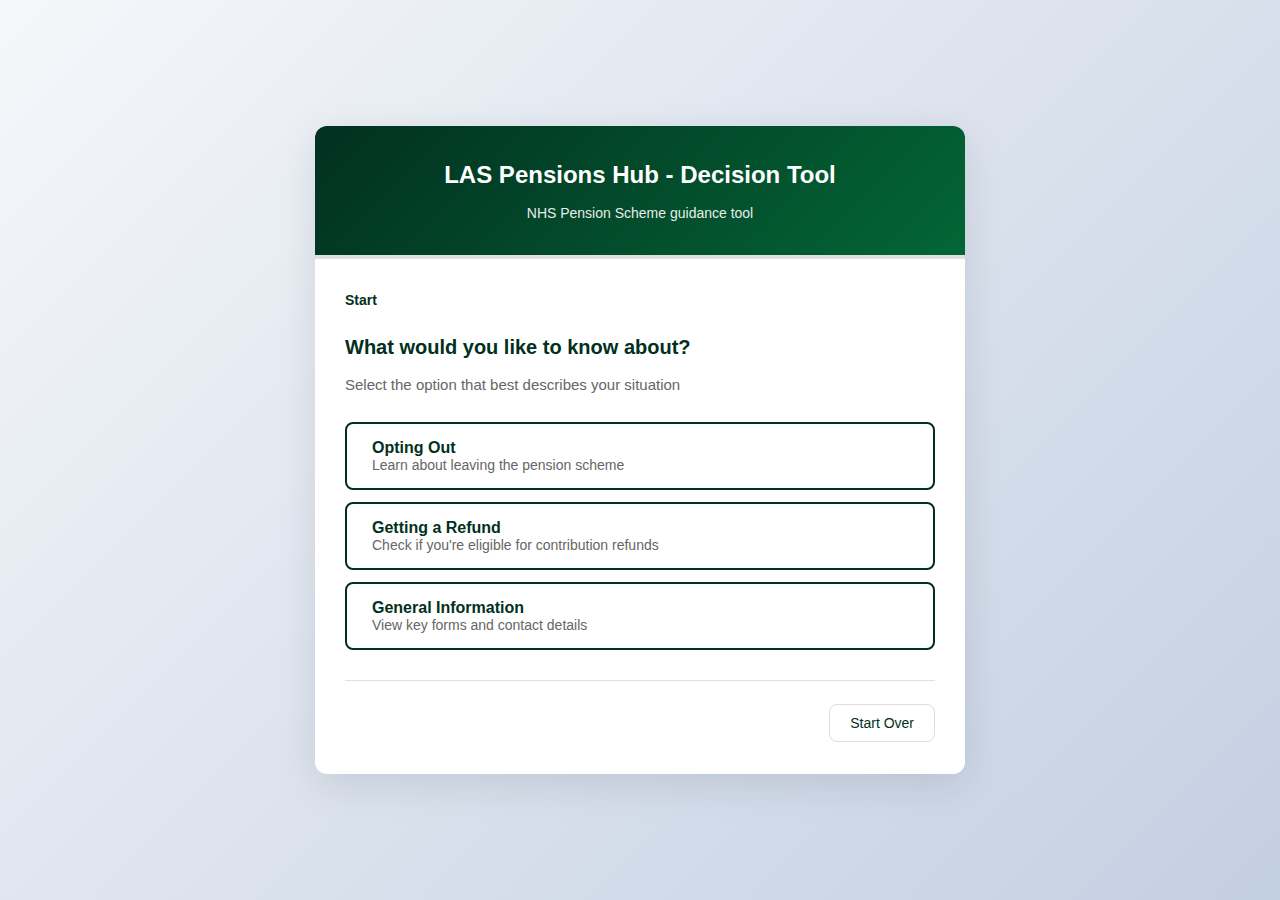
<file: index.html>
<!DOCTYPE html>
<html lang="en-GB">
<head>
    <meta charset="UTF-8">
    <meta name="viewport" content="width=device-width, initial-scale=1.0">
    <meta name="robots" content="noindex, nofollow, noarchive">
    <title>NHS Refund Eligibility Tool</title>
    <!-- Favicon -->
    <link rel="icon" type="image/svg+xml" href="data:image/svg+xml,%3Csvg xmlns='http://www.w3.org/2000/svg' viewBox='0 0 32 32'%3E%3Crect width='32' height='32' rx='4' fill='%23023020'/%3E%3Ctext x='16' y='22' font-family='Arial' font-size='18' font-weight='bold' text-anchor='middle' fill='white'%3E£%3C/text%3E%3C/svg%3E">
    <style>
        * {
            margin: 0;
            padding: 0;
            box-sizing: border-box;
        }

        body {
            font-family: -apple-system, BlinkMacSystemFont, 'Segoe UI', Arial, sans-serif;
            background: linear-gradient(135deg, #f5f7fa 0%, #c3cfe2 100%);
            min-height: 100vh;
            display: flex;
            justify-content: center;
            align-items: center;
            padding: 20px;
            line-height: 1.6;
        }

        .container {
            background: white;
            border-radius: 12px;
            box-shadow: 0 10px 40px rgba(0, 0, 0, 0.1);
            max-width: 650px;
            width: 100%;
            overflow: hidden;
        }

        .header {
            background: linear-gradient(135deg, #023020 0%, #036635 100%);
            color: white;
            padding: 30px;
            text-align: center;
        }

        .header h1 {
            font-size: 24px;
            font-weight: 600;
            margin-bottom: 8px;
        }

        .header p {
            opacity: 0.9;
            font-size: 14px;
        }

        .progress-bar {
            height: 4px;
            background: #e0e0e0;
            position: relative;
            overflow: hidden;
        }

        .progress-fill {
            height: 100%;
            background: #023020;
            width: 0;
            transition: width 0.3s ease;
        }

        .content {
            padding: 30px;
            min-height: 300px;
        }

        .step {
            display: none;
            animation: fadeIn 0.3s ease;
        }

        .step.active {
            display: block;
        }

        @keyframes fadeIn {
            from { opacity: 0; transform: translateY(10px); }
            to { opacity: 1; transform: translateY(0); }
        }

        .question {
            margin-bottom: 25px;
        }

        .question h2 {
            color: #023020;
            font-size: 20px;
            margin-bottom: 10px;
        }

        .question p {
            color: #666;
            font-size: 15px;
        }

        .button-group {
            display: flex;
            flex-direction: column;
            gap: 12px;
            margin-top: 20px;
        }

        button {
            background: white;
            color: #023020;
            border: 2px solid #023020;
            padding: 15px 25px;
            border-radius: 8px;
            font-size: 16px;
            font-weight: 500;
            cursor: pointer;
            transition: all 0.3s ease;
            text-align: left;
            position: relative;
        }

        button:hover, button:focus {
            background: #023020;
            color: white;
            transform: translateX(5px);
        }

        button:focus {
            outline: 3px solid #036635;
            outline-offset: 2px;
        }

        button[disabled] {
            opacity: 0.5;
            cursor: not-allowed;
        }

        .result {
            background: #f8f9fa;
            border-left: 4px solid #023020;
            padding: 20px;
            border-radius: 8px;
            margin-top: 20px;
        }

        .result h3 {
            color: #023020;
            margin-bottom: 10px;
            font-size: 18px;
        }

        .result p {
            color: #333;
            margin-bottom: 10px;
        }

        .result ul {
            margin-left: 20px;
            color: #555;
        }

        .result ul li {
            margin-bottom: 8px;
        }

        .navigation {
            display: flex;
            justify-content: space-between;
            align-items: center;
            margin-top: 30px;
            padding-top: 20px;
            border-top: 1px solid #e0e0e0;
        }

        .nav-button {
            background: transparent;
            color: #023020;
            border: 1px solid #ddd;
            padding: 10px 20px;
            font-size: 14px;
            display: flex;
            align-items: center;
            gap: 8px;
        }

        .nav-button:hover {
            background: #f8f9fa;
            transform: none;
        }

        .breadcrumbs {
            display: flex;
            align-items: center;
            gap: 8px;
            margin-bottom: 20px;
            font-size: 14px;
            color: #666;
        }

        .breadcrumb {
            display: flex;
            align-items: center;
            gap: 8px;
        }

        .breadcrumb.active {
            color: #023020;
            font-weight: 600;
        }

        .arrow {
            font-size: 18px;
        }

        .info-box {
            background: #e8f4f0;
            border: 1px solid #a3d4c7;
            padding: 15px;
            border-radius: 8px;
            margin-top: 15px;
            font-size: 14px;
        }

        .info-box strong {
            color: #023020;
        }

        @media (max-width: 480px) {
            .header h1 {
                font-size: 20px;
            }
            
            .content {
                padding: 20px;
            }
            
            button {
                padding: 12px 20px;
                font-size: 15px;
            }
        }
    </style>
</head>
<body>
    <div class="container">
        <div class="header">
            <h1>LAS Pensions Hub - Decision Tool</h1>
            <p>NHS Pension Scheme guidance tool</p>
        </div>
        
        <div class="progress-bar">
            <div class="progress-fill" id="progressBar"></div>
        </div>
        
        <div class="content">
            <div id="breadcrumbs" class="breadcrumbs" aria-label="Progress through questionnaire"></div>
            
            <!-- Step 1: Initial Choice -->
            <div class="step active" data-step="1">
                <div class="question">
                    <h2>What would you like to know about?</h2>
                    <p>Select the option that best describes your situation</p>
                </div>
                
                <div class="button-group" role="group" aria-label="Initial options">
                    <button onclick="app.handleChoice('opt-out')" aria-describedby="opt-out-desc">
                        <strong>Opting Out</strong>
                        <div id="opt-out-desc" style="font-size: 14px; color: #666; font-weight: normal;">
                            Learn about leaving the pension scheme
                        </div>
                    </button>
                    
                    <button onclick="app.handleChoice('refund')" aria-describedby="refund-desc">
                        <strong>Getting a Refund</strong>
                        <div id="refund-desc" style="font-size: 14px; color: #666; font-weight: normal;">
                            Check if you're eligible for contribution refunds
                        </div>
                    </button>
                    
                    <button onclick="app.handleChoice('info')" aria-describedby="info-desc">
                        <strong>General Information</strong>
                        <div id="info-desc" style="font-size: 14px; color: #666; font-weight: normal;">
                            View key forms and contact details
                        </div>
                    </button>
                </div>
            </div>
            
            <!-- Step 2: Opt Out Result -->
            <div class="step" data-step="2">
                <div class="result">
                    <h3>✓ Opting Out of the NHS Pension Scheme</h3>
                    <p><strong>Yes, you can opt out at any time.</strong></p>
                    
                    <p>To opt out, you need to:</p>
                    <ul>
                        <li>Complete Form SD502 (Application to Leave the NHS Pension Scheme)</li>
                        <li><strong>Print and sign the original form (wet signature required)</strong></li>
                        <li>Submit to LAS Pensions Department: 220 Waterloo Road, London SE1 8SD</li>
                        <li>LAS will process your opt-out via payroll</li>
                        <li>Keep a photocopy for your records</li>
                    </ul>
                    
                    <div class="info-box">
                        <strong>Important:</strong> Opting out means you'll lose valuable benefits including employer contributions, life assurance, and ill-health retirement cover. The scheme may be more affordable than you think due to tax relief. Consider seeking independent financial advice before making this decision. See the 'Leaving the NHS Pension Scheme' page on the LAS Pensions Hub for more information.
                    </div>
                    
                    <p style="margin-top: 20px;">Would you also like to check if you're eligible for a refund?</p>
                    <div class="button-group">
                        <button onclick="app.checkRefundAfterOptOut()">Check Refund Eligibility</button>
                    </div>
                    
                    <p style="margin-top: 15px; font-size: 14px; color: #666;">
                        <strong>Note:</strong> SD502 (opt-out) and RF12 (refund) are separate although linked processes. If eligible for a refund (less than 2 years membership), you can submit Form RF12 at the same time as your SD502 form, but not before. Both forms go to LAS Pensions Department. Only apply for a refund if you don't plan to opt back in within a year.
                    </p>
                </div>
            </div>
            
            <!-- Step 3: Refund - Check Opt Out -->
            <div class="step" data-step="3">
                <div class="question">
                    <h2>Have you already opted out?</h2>
                    <p>You must submit Form SD502 to opt out. You can submit Form RF12 (refund application) at the same time as SD502, but not before</p>
                </div>
                
                <div class="button-group">
                    <button onclick="app.handleOptOutStatus(true)">Yes, I've submitted/am submitting SD502</button>
                    <button onclick="app.handleOptOutStatus(false)">No, I haven't opted out yet</button>
                </div>
            </div>
            
            <!-- Step 4: Must Opt Out First -->
            <div class="step" data-step="4">
                <div class="result">
                    <h3>⚠️ Action Required</h3>
                    <p><strong>You must opt out first before applying for a refund.</strong></p>
                    
                    <p>Steps to take:</p>
                    <ul>
                        <li>Complete Form SD502 to opt out of the scheme</li>
                        <li><strong>Print and sign with wet signature (originals only accepted)</strong></li>
                        <li>Submit original hard copy to LAS Pensions Department</li>
                        <li>LAS will process your opt-out via payroll</li>
                        <li>If you want a refund and won't opt back in within a year, you can submit Form RF12 at the same time as SD502, but not before</li>
                    </ul>
                    
                    <div class="info-box">
                        <strong>Note:</strong> Your opt-out will take effect from the 1st of the month following receipt of your SD502 form. SD502 and RF12 are separate although linked processes. We cannot accept photocopies, scans, or digital signatures. See the LAS Pensions Hub for full instructions.
                    </div>
                </div>
            </div>
            
            <!-- Step 5: Check Membership Duration -->
            <div class="step" data-step="5">
                <div class="question">
                    <h2>How long have you been a scheme member?</h2>
                    <p>Include all periods of qualifying NHS Pension Scheme membership, including any prior Trust employment. You must have <strong>less than 2 years</strong> of qualifying membership to be eligible for a refund.</p>
                </div>
                
                <div class="button-group">
                    <button onclick="app.handleMembershipDuration('less-than-2')">Less than 2 years total</button>
                    <button onclick="app.handleMembershipDuration('almost-2')">Almost 2 years (will be 2 years next month)</button>
                    <button onclick="app.handleMembershipDuration('more-than-2')">More than 2 years total</button>
                </div>
            </div>
            
            <!-- Step 6: Eligible for Refund -->
            <div class="step" data-step="6">
                <div class="result">
                    <h3>✓ You May Be Eligible for a Refund</h3>
                    <p><strong>Based on your membership duration, you can apply for a refund.</strong></p>
                    
                    <p>Next steps:</p>
                    <ul>
                        <li>Complete Form RF12 (Application for Refund of Pension Contributions)</li>
                        <li><strong>Must be original with wet signature - no photocopies accepted</strong></li>
                        <li>Submit to: LAS Pensions Department, 220 Waterloo Road, London SE1 8SD</li>
                        <li>Can be submitted at the same time as SD502 (but not before)</li>
                        <li>LAS will submit your RF12 application online to NHS Pensions</li>
                        <li>NHS Pensions will write to you directly with their decision</li>
                        <li>If approved, payment will be made directly to your bank account</li>
                    </ul>
                    
                    <div class="info-box">
                        <strong>Important:</strong> Only apply for a refund if you don't plan to opt back into the scheme within a year. Refunds are subject to tax and National Insurance deductions. Refunds are only available if you haven't transferred your pension benefits to another scheme. See the LAS Pensions Hub for full instructions.
                    </div>
                </div>
            </div>
            
            <!-- Step 7: Urgent Deadline -->
            <div class="step" data-step="7">
                <div class="result">
                    <h3>⏰ Urgent Action Required</h3>
                    <p><strong>You may be eligible, but you must act quickly!</strong></p>
                    
                    <p>Critical deadline:</p>
                    <ul>
                        <li>Complete Form SD502 (opt-out) immediately</li>
                        <li>If you want a refund and won't be opting back in within a year, also complete Form RF12</li>
                        <li><strong>Must be originals with wet signatures - no photocopies or emails accepted</strong></li>
                        <li>Print and post them TODAY or TOMORROW to LAS Pensions Department</li>
                        <li><strong>Forms MUST reach LAS before you reach 2 years membership</strong></li>
                        <li>RF12 cannot be processed before SD502</li>
                        <li>LAS will submit RF12 online to NHS Pensions who make the final refund decision</li>
                        <li>NHS Pensions will write to you directly with their decision</li>
                    </ul>
                    
                    <div class="info-box" style="background: #fee; border-color: #fcc;">
                        <strong>Warning:</strong> If your form arrives after you reach 2 years of membership, your refund will be automatically rejected. There are no exceptions to this rule. Forms cannot be submitted by email. Only apply for a refund if you don't plan to opt back in within a year. See the LAS Pensions Hub for full instructions.
                    </div>
                </div>
            </div>
            
            <!-- Step 8: Not Eligible -->
            <div class="step" data-step="8">
                <div class="result">
                    <h3>✗ Not Eligible for Refund</h3>
                    <p><strong>Members with more than 2 years of service cannot receive refunds.</strong></p>
                    
                    <p>Your options:</p>
                    <ul>
                        <li><strong>Deferred benefits:</strong> Your pension will be preserved and payable at retirement age</li>
                        <li>Transfer to another registered pension scheme</li>
                        <li>NHS Pensions will write to you once LAS confirms your opt-out status</li>
                    </ul>
                    
                    <div class="info-box">
                        <strong>Recommendation:</strong> Contact the LAS Pensions Department at 020 3267 4866 or londamb.Pensions@nhs.net to discuss your options, or seek independent financial advice. See the LAS Pensions Hub for more information about deferred benefits.
                    </div>
                </div>
            </div>
            
            <!-- Step 9: General Information -->
            <div class="step" data-step="9">
                <div class="result">
                    <h3>📋 Key Information & Resources</h3>
                    
                    <p><strong>Essential Forms:</strong></p>
                    <ul>
                        <li><strong>SD502:</strong> Application to Leave the NHS Pension Scheme (Opt-out)
                            <ul style="font-size: 14px; margin-top: 5px;">
                                <li>Submit to LAS Pensions Department</li>
                                <li>LAS processes your opt-out via payroll</li>
                                <li>Separate process from refund application</li>
                            </ul>
                        </li>
                        <li><strong>RF12:</strong> Application for Refund of Pension Contributions
                            <ul style="font-size: 14px; margin-top: 5px;">
                                <li>Submit to LAS Pensions Department</li>
                                <li>Can be submitted with SD502, but not before</li>
                                <li>LAS submits online to NHS Pensions</li>
                                <li>NHS Pensions makes final decision and contacts you directly</li>
                            </ul>
                        </li>
                    </ul>
                    
                    <p><strong>Where to Send Forms:</strong></p>
                    <div class="info-box">
                        <strong>ALL forms go to LAS Pensions Department:</strong><br><br>
                        London Ambulance Service NHS Trust<br>
                        220 Waterloo Road<br>
                        London SE1 8SD<br><br>
                        <strong>SD502 (Opt-out):</strong> LAS processes via payroll<br>
                        <strong>RF12 (Refund):</strong> Can be sent with SD502 (but not before). LAS submits RF12 online to NHS Pensions<br><br>
                        <strong>⚠️ Forms NOT accepted by email - original hard copies with wet signatures only</strong>
                    </div>
                    
                    <p><strong>Contact Details:</strong></p>
                    <ul>
                        <li><strong>LAS Pensions Department:</strong>
                            <ul>
                                <li>Tel: 020 3267 4866</li>
                                <li>Email: londamb.Pensions@nhs.net</li>
                                <li>Can discuss your pension options and process questions</li>
                            </ul>
                        </li>
                        <li><strong>NHS Pensions (NHSBSA):</strong>
                            <ul>
                                <li>Tel: 0300 330 1346</li>
                                <li>Email: nhsbsa.pensionsmember@nhsbsa.nhs.uk</li>
                                <li>Hours: Monday-Friday, 8am-6pm</li>
                                <li>General scheme information only</li>
                            </ul>
                        </li>
                        <li><strong>For personalised financial advice:</strong> Consider seeking independent financial advice</li>
                    </ul>
                    
                    <div class="info-box">
                        <strong>Before submitting forms:</strong> Ensure your current address is updated via Employee Self-Service to avoid delays. For help updating details, contact: londamb.MYESR@nhs.net<br><br>
                        <strong>For detailed instructions:</strong> Please see the relevant pages on the LAS Pensions Hub intranet: 'Leaving the NHS Pension Scheme' and 'Refunds of NHS Pension Contributions'.
                    </div>
                </div>
            </div>
            
            <!-- Navigation -->
            <div class="navigation" id="navigation">
                <button class="nav-button" onclick="app.goBack()" id="backButton">
                    <span class="arrow">←</span> Back
                </button>
                <button class="nav-button" onclick="app.reset()">
                    Start Over
                </button>
            </div>
        </div>
    </div>
    
    <script>
        const app = {
            currentStep: 1,
            history: [],
            steps: {
                1: { title: 'Start', progress: 0 },
                2: { title: 'Opt Out Info', progress: 100 },
                3: { title: 'Refund Check', progress: 33 },
                4: { title: 'Must Opt Out', progress: 100 },
                5: { title: 'Membership Duration', progress: 66 },
                6: { title: 'Eligible', progress: 100 },
                7: { title: 'Urgent', progress: 100 },
                8: { title: 'Not Eligible', progress: 100 },
                9: { title: 'Information', progress: 100 }
            },
            
            init() {
                this.updateBreadcrumbs();
                this.updateProgressBar();
                this.updateNavigation();
            },
            
            handleChoice(choice) {
                this.history.push(this.currentStep);
                
                switch(choice) {
                    case 'opt-out':
                        this.goToStep(2);
                        break;
                    case 'refund':
                        this.goToStep(3);
                        break;
                    case 'info':
                        this.goToStep(9);
                        break;
                }
            },
            
            checkRefundAfterOptOut() {
                this.history.push(this.currentStep);
                this.goToStep(5);
            },
            
            handleOptOutStatus(hasOptedOut) {
                this.history.push(this.currentStep);
                if (hasOptedOut) {
                    this.goToStep(5);
                } else {
                    this.goToStep(4);
                }
            },
            
            handleMembershipDuration(duration) {
                this.history.push(this.currentStep);
                
                switch(duration) {
                    case 'less-than-2':
                        this.goToStep(6);
                        break;
                    case 'almost-2':
                        this.goToStep(7);
                        break;
                    case 'more-than-2':
                        this.goToStep(8);
                        break;
                }
            },
            
            goToStep(stepNumber) {
                // Hide current step
                document.querySelector(`.step[data-step="${this.currentStep}"]`).classList.remove('active');
                
                // Show new step
                this.currentStep = stepNumber;
                document.querySelector(`.step[data-step="${stepNumber}"]`).classList.add('active');
                
                // Update UI
                this.updateBreadcrumbs();
                this.updateProgressBar();
                this.updateNavigation();
                
                // Focus management for accessibility
                const newStep = document.querySelector(`.step[data-step="${stepNumber}"]`);
                const firstButton = newStep.querySelector('button');
                if (firstButton) {
                    setTimeout(() => firstButton.focus(), 100);
                }
            },
            
            goBack() {
                if (this.history.length > 0) {
                    const previousStep = this.history.pop();
                    this.goToStep(previousStep);
                }
            },
            
            reset() {
                this.history = [];
                this.goToStep(1);
            },
            
            updateBreadcrumbs() {
                const container = document.getElementById('breadcrumbs');
                const path = [...this.history, this.currentStep];
                
                container.innerHTML = path.map((step, index) => {
                    const isLast = index === path.length - 1;
                    const stepInfo = this.steps[step];
                    
                    return `
                        <span class="breadcrumb ${isLast ? 'active' : ''}">
                            ${stepInfo.title}
                        </span>
                        ${!isLast ? '<span class="arrow">→</span>' : ''}
                    `;
                }).join('');
            },
            
            updateProgressBar() {
                const progress = this.steps[this.currentStep].progress;
                document.getElementById('progressBar').style.width = `${progress}%`;
            },
            
            updateNavigation() {
                const backButton = document.getElementById('backButton');
                backButton.style.visibility = this.history.length > 0 ? 'visible' : 'hidden';
            }
        };
        
        // Initialize on load
        document.addEventListener('DOMContentLoaded', () => app.init());
        
        // Keyboard navigation
        document.addEventListener('keydown', (e) => {
            if (e.key === 'Escape') {
                app.reset();
            }
        });
    </script>
</body>
</html>
</file>
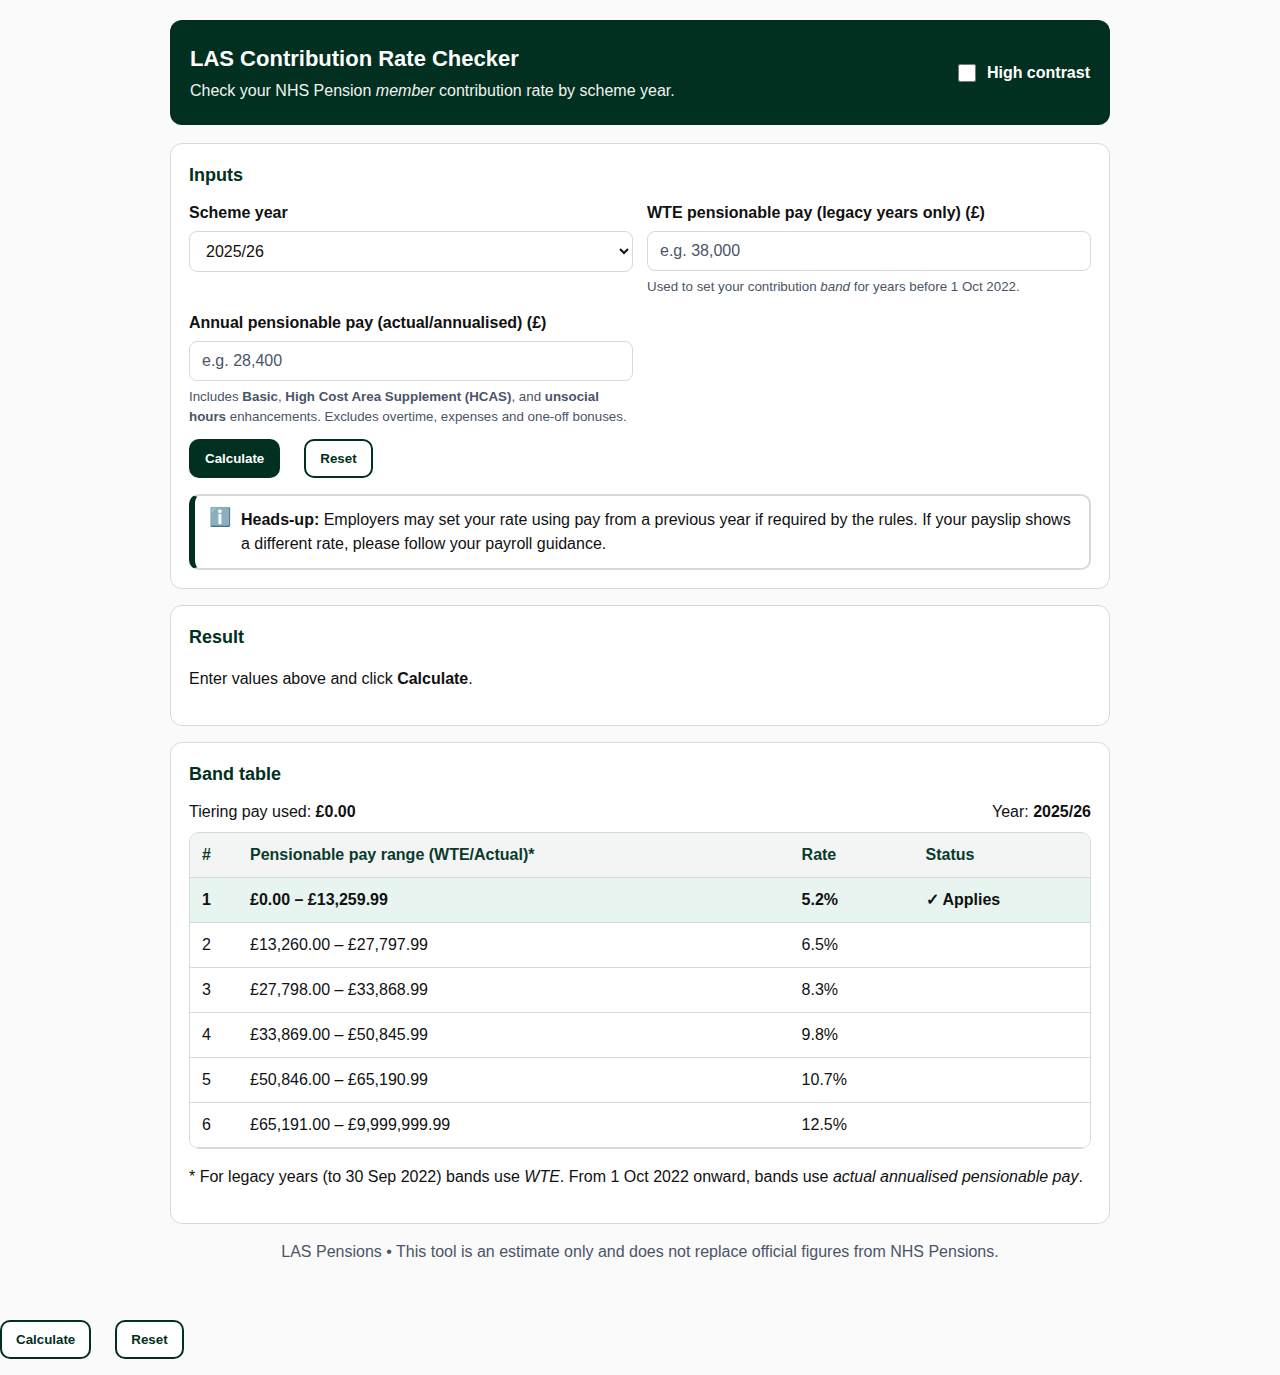
<file: contribution-rate-checker/index.html>
<!doctype html>
<html lang="en-GB">
  <head>
    <meta charset="utf-8" />
    <meta name="viewport" content="width=device-width,initial-scale=1" />
    <title>LAS Contribution Rate Checker</title>
    <link rel="stylesheet" href="./assets/styles.css?v=2025-10-20d">
  </head>
  <body>
    <div id="app"></div>
    <noscript>This page requires JavaScript.</noscript>
    <script src="./assets/app.js?v=2025-10-20d" defer></script>
    <div class="form-actions" role="group" aria-label="Calculator actions">
  <button id="calcBtn" class="btn btn-primary">Calculate</button>
  <button id="resetBtn" class="btn btn-outline">Reset</button>
</div>

  </body>
</html>
</file>
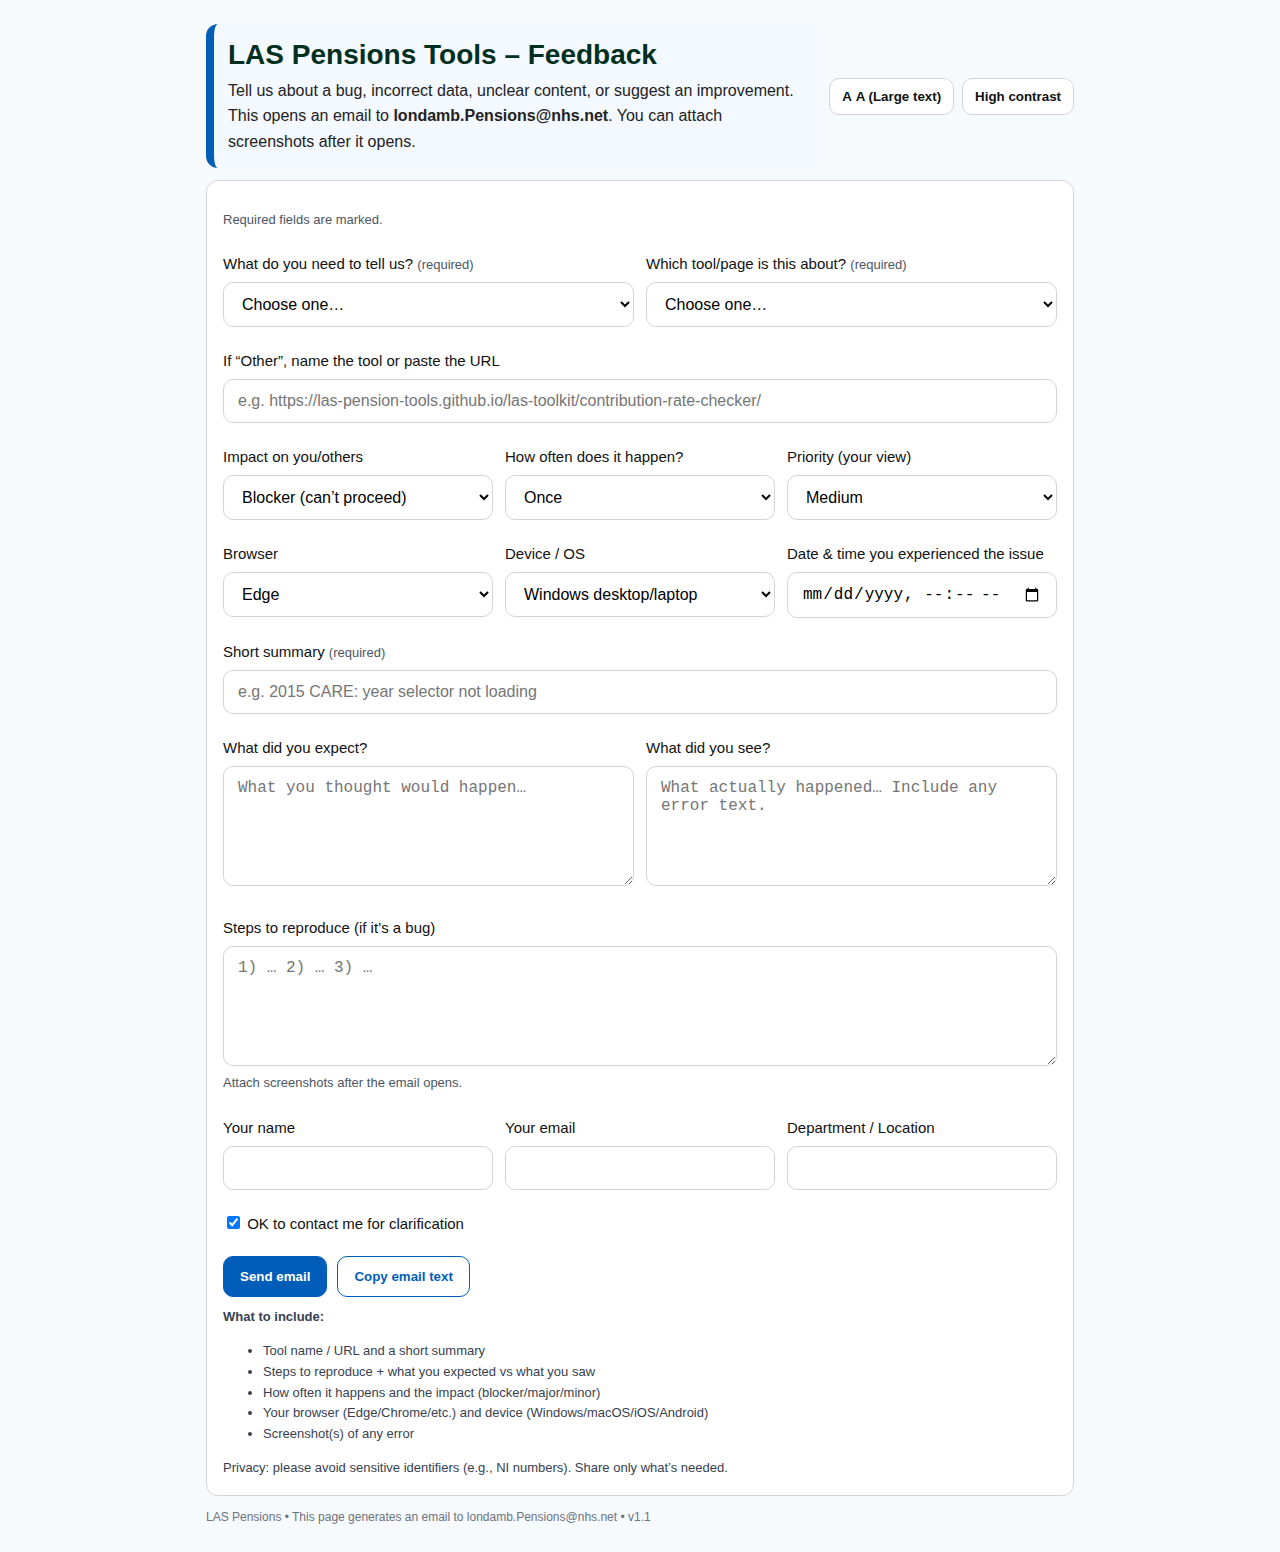
<file: feedback-email/index.html>
<!doctype html>
<html lang="en">
<head>
<meta charset="utf-8" />
<meta name="viewport" content="width=device-width,initial-scale=1" />
<title>LAS Pensions Tools – Feedback</title>
<meta name="description" content="Send feedback or report an issue with LAS Pensions tools.">

<!-- Favicon (LAS green with 'FB') -->
<link rel="icon" type="image/svg+xml"
 href="data:image/svg+xml,%3Csvg xmlns='http://www.w3.org/2000/svg' viewBox='0 0 32 32'%3E%3Crect width='32' height='32' rx='6' fill='%23023020'/%3E%3Ctext x='16' y='22' text-anchor='middle' font-family='Arial, sans-serif' font-size='14' font-weight='bold' fill='%23FFFFFF'%3EFB%3C/text%3E%3C/svg%3E">

<style>
  :root{
    --las-green:#023020;
    --nhs-blue:#005EB8;
    --ink:#111827;
    --muted:#4B5563;
    --bg:#F7FAFC;
    --card:#FFFFFF;
    --border:#D1D5DB;
    --focus:#FFB81C; /* NHS yellow for strong focus */
  }
  *{box-sizing:border-box}
  html:focus-within{scroll-behavior:smooth}
  @media (prefers-reduced-motion: reduce){ html:focus-within{scroll-behavior:auto} }
  body{
    margin:0; font-family:Inter, Arial, system-ui, -apple-system, Segoe UI, Roboto, "Helvetica Neue", sans-serif;
    background:var(--bg); color:var(--ink); line-height:1.6; font-size:16px;
  }
  .wrap{max-width:900px; margin:24px auto; padding:0 16px}
  a{color:var(--nhs-blue)}
  a:focus-visible, button:focus-visible, select:focus-visible, input:focus-visible, textarea:focus-visible{
    outline:3px dashed var(--focus); outline-offset:2px;
  }
  .skip{position:absolute; left:-9999px; top:auto; width:1px; height:1px; overflow:hidden}
  .skip:focus{left:16px; top:10px; width:auto; height:auto; background:#fff; padding:8px 10px; border-radius:8px; z-index:999}
  header{
    display:flex; justify-content:space-between; align-items:center; gap:8px; flex-wrap:wrap;
    margin-bottom:12px;
  }
  .brand{
    border-left:8px solid var(--nhs-blue);
    background:#F4F8FF; padding:14px; border-radius:12px; flex:1 1 520px;
  }
  h1{margin:0 0 6px; color:var(--las-green); font-size:28px; line-height:1.2}
  p.lead{margin:0; color:#222}
  .a11y{
    display:flex; gap:8px; flex-wrap:wrap;
  }
  .a11y button{
    border:1px solid var(--border); background:#fff; color:#111; padding:10px 12px; border-radius:10px; cursor:pointer; font-weight:600;
  }
  main{display:block}
  form{
    background:var(--card); border:1px solid var(--border); border-radius:12px; padding:16px;
  }
  fieldset{border:none; margin:0 0 14px; padding:0}
  legend{font-weight:700; color:var(--las-green); margin-bottom:8px}
  label{display:block; font-size:15px; color:#111; margin:8px 0 6px}
  input[type="text"], input[type="datetime-local"], input[type="email"], select, textarea{
    width:100%; padding:12px 14px; border:1px solid var(--border); border-radius:10px; font-size:16px; background:#fff;
  }
  textarea{min-height:120px; resize:vertical}
  .grid{display:grid; grid-template-columns:repeat(auto-fit,minmax(240px,1fr)); gap:12px}
  .hint{font-size:13px; color:var(--muted)}
  .actions{display:flex; gap:10px; flex-wrap:wrap; margin-top:10px}
  button,.btn{
    display:inline-block; border:1px solid var(--nhs-blue); background:var(--nhs-blue); color:#fff;
    padding:12px 16px; border-radius:10px; font-weight:700; text-decoration:none; cursor:pointer;
  }
  button.secondary,.btn.secondary{background:#fff; color:var(--nhs-blue)}
  .note{margin-top:10px; font-size:13px; color:#374151}
  .footer{margin-top:12px; font-size:12px; color:#6B7280}

  /* High-contrast / Large-text toggles */
  body.hc{
    --bg:#000; --card:#111; --border:#fff; --ink:#fff; --muted:#E5E7EB; --nhs-blue:#9BCBFF; --focus:#FFB81C;
    color:var(--ink);
  }
  body.hc .brand{background:#111; border-left-color:#9BCBFF}
  body.lg{font-size:18px}
</style>
</head>
<body>
<a class="skip" href="#formStart">Skip to form</a>

<div class="wrap" role="application" aria-labelledby="page-title">
  <header>
    <div class="brand" id="page-title">
      <h1>LAS Pensions Tools – Feedback</h1>
      <p class="lead">Tell us about a bug, incorrect data, unclear content, or suggest an improvement.
        This opens an email to <strong>londamb.Pensions@nhs.net</strong>. You can attach screenshots after it opens.</p>
    </div>
    <div class="a11y" aria-label="Accessibility options">
      <button type="button" id="btnLarge" aria-pressed="false">A&nbsp;A (Large text)</button>
      <button type="button" id="btnContrast" aria-pressed="false">High contrast</button>
    </div>
  </header>

  <main id="main" role="main">
    <form id="fbForm" aria-describedby="formHelp">
      <p id="formHelp" class="hint">Required fields are marked.</p>
      <span id="formStart" tabindex="-1"></span>

      <fieldset class="grid">
        <div>
          <label for="category">What do you need to tell us? <span class="hint">(required)</span></label>
          <select id="category" required aria-required="true">
            <option value="" selected disabled>Choose one…</option>
            <option>Bug / something broken</option>
            <option>Data looks wrong</option>
            <option>Content unclear / needs update</option>
            <option>Feature request / improvement</option>
            <option>General feedback</option>
          </select>
        </div>
        <div>
          <label for="tool">Which tool/page is this about? <span class="hint">(required)</span></label>
          <select id="tool" required aria-required="true">
            <option value="" selected disabled>Choose one…</option>
            <option>Contribution Rate Checker</option>
            <option>Refund Eligibility Flow</option>
            <option>Partial Retirement</option>
            <option>2015 CARE Calculator</option>
            <option>Opt-Out Calculator</option>
            <option>New Starter</option>
            <option>McCloud Remedy</option>
            <option>Other (see below)</option>
          </select>
        </div>
      </fieldset>

      <fieldset>
        <label for="other">If “Other”, name the tool or paste the URL</label>
        <input type="text" id="other" placeholder="e.g. https://las-pension-tools.github.io/las-toolkit/contribution-rate-checker/">
      </fieldset>

      <fieldset class="grid">
        <div>
          <label for="impact">Impact on you/others</label>
          <select id="impact">
            <option>Blocker (can’t proceed)</option>
            <option>Major issue (workaround exists)</option>
            <option>Minor issue</option>
            <option>Not an issue, just a suggestion</option>
          </select>
        </div>
        <div>
          <label for="frequency">How often does it happen?</label>
          <select id="frequency">
            <option>Once</option>
            <option>Sometimes</option>
            <option>Always / every attempt</option>
          </select>
        </div>
        <div>
          <label for="priority">Priority (your view)</label>
          <select id="priority">
            <option>High</option>
            <option selected>Medium</option>
            <option>Low</option>
          </select>
        </div>
      </fieldset>

      <fieldset class="grid">
        <div>
          <label for="browser">Browser</label>
          <select id="browser">
            <option>Edge</option><option>Chrome</option><option>Safari</option><option>Firefox</option><option>Other / Not sure</option>
          </select>
        </div>
        <div>
          <label for="device">Device / OS</label>
          <select id="device">
            <option>Windows desktop/laptop</option><option>macOS</option><option>iPhone/iPad (iOS/iPadOS)</option><option>Android</option><option>Other</option>
          </select>
        </div>
        <div>
          <label for="dt">Date & time you experienced the issue</label>
          <input type="datetime-local" id="dt">
        </div>
      </fieldset>

      <fieldset>
        <label for="summary">Short summary <span class="hint">(required)</span></label>
        <input type="text" id="summary" placeholder="e.g. 2015 CARE: year selector not loading" required aria-required="true" autocomplete="off">
      </fieldset>

      <fieldset class="grid">
        <div>
          <label for="expected">What did you expect?</label>
          <textarea id="expected" placeholder="What you thought would happen…"></textarea>
        </div>
        <div>
          <label for="actual">What did you see?</label>
          <textarea id="actual" placeholder="What actually happened… Include any error text."></textarea>
        </div>
      </fieldset>

      <fieldset>
        <label for="steps">Steps to reproduce (if it’s a bug)</label>
        <textarea id="steps" placeholder="1) … 2) … 3) …"></textarea>
        <div class="hint">Attach screenshots after the email opens.</div>
      </fieldset>

      <fieldset class="grid">
        <div>
          <label for="name">Your name</label>
          <input type="text" id="name" autocomplete="name">
        </div>
        <div>
          <label for="email">Your email</label>
          <input type="email" id="email" autocomplete="email">
        </div>
        <div>
          <label for="dept">Department / Location</label>
          <input type="text" id="dept">
        </div>
      </fieldset>

      <fieldset>
        <label><input type="checkbox" id="ok" checked> OK to contact me for clarification</label>
      </fieldset>

      <div class="actions">
        <button type="submit" id="sendBtn" aria-label="Send email to the LAS Pensions inbox">Send email</button>
        <button type="button" class="secondary" id="copyBtn" aria-label="Copy the email text so you can paste it into Outlook Web">Copy email text</button>
      </div>

      <div class="note">
        <strong>What to include:</strong>
        <ul>
          <li>Tool name / URL and a short summary</li>
          <li>Steps to reproduce + what you expected vs what you saw</li>
          <li>How often it happens and the impact (blocker/major/minor)</li>
          <li>Your browser (Edge/Chrome/etc.) and device (Windows/macOS/iOS/Android)</li>
          <li>Screenshot(s) of any error</li>
        </ul>
        Privacy: please avoid sensitive identifiers (e.g., NI numbers). Share only what’s needed.
      </div>
    </form>

    <div class="footer">LAS Pensions • This page generates an email to londamb.Pensions@nhs.net • v1.1</div>
  </main>
</div>

<script>
(function(){
  const form = document.getElementById('fbForm');
  const to = 'londamb.Pensions@nhs.net';

  function v(id){ return (document.getElementById(id).value || '').trim(); }
  function yn(id){ return document.getElementById(id).checked ? 'Yes' : 'No'; }

  function subject(){
    const tool = v('tool') || 'Tool not specified';
    const cat  = v('category') || 'Feedback';
    const prio = v('priority') || 'Medium';
    return `[LAS Pensions Tools] ${tool} – ${cat} – ${prio}`;
  }
  function body(){
    const lines = [];
    lines.push(`Summary: ${v('summary')}`);
    lines.push(`Category: ${v('category')}`);
    lines.push(`Tool / Page: ${v('tool')}`);
    if(v('other')) lines.push(`Other tool / URL: ${v('other')}`);
    lines.push(`Impact: ${v('impact')}`);
    lines.push(`Frequency: ${v('frequency')}`);
    lines.push(`Priority (user view): ${v('priority')}`);
    lines.push(`Browser: ${v('browser')}`);
    lines.push(`Device / OS: ${v('device')}`);
    if(v('dt')) lines.push(`Date/time: ${v('dt')}`);
    lines.push('');
    if(v('expected')) lines.push(`Expected:\n${v('expected')}\n`);
    if(v('actual')) lines.push(`Actual:\n${v('actual')}\n`);
    if(v('steps')) lines.push(`Steps to reproduce:\n${v('steps')}\n`);
    lines.push(`OK to contact?: ${yn('ok')}`);
    if(v('name')) lines.push(`Your name: ${v('name')}`);
    if(v('email')) lines.push(`Your email: ${v('email')}`);
    if(v('dept')) lines.push(`Dept/Location: ${v('dept')}`);
    lines.push('');
    lines.push('Attachments: please add any screenshots before sending.');
    return lines.join('\n');
  }
  function openMail(){
    const url = `mailto:${to}?subject=${encodeURIComponent(subject())}&body=${encodeURIComponent(body())}`;
    window.location.href = url;
  }
  function copyToClipboard(text){
    (navigator.clipboard ? navigator.clipboard.writeText(text) :
      new Promise((res)=>{ const ta=document.createElement('textarea'); ta.value=text; document.body.appendChild(ta); ta.select(); document.execCommand('copy'); document.body.removeChild(ta); res(); })
    ).then(()=> alert('Copied. Open Outlook Web, start a new message to londamb.Pensions@nhs.net, paste, and attach screenshots.'));
  }
  form.addEventListener('submit', function(e){
    e.preventDefault();
    if(!v('summary') || !v('category') || !v('tool')){
      alert('Please complete Summary, Category and Tool/Page.');
      return;
    }
    openMail();
  });
  document.getElementById('copyBtn').addEventListener('click', function(){
    copyToClipboard(`To: ${to}\nSubject: ${subject()}\n\n${body()}`);
  });

  // Accessibility toggles
  const btnL=document.getElementById('btnLarge'); const btnC=document.getElementById('btnContrast');
  btnL.addEventListener('click', ()=>{ document.body.classList.toggle('lg'); btnL.setAttribute('aria-pressed', document.body.classList.contains('lg')); });
  btnC.addEventListener('click', ()=>{ document.body.classList.toggle('hc'); btnC.setAttribute('aria-pressed', document.body.classList.contains('hc')); });
})();
</script>
</body>
</html>
</file>
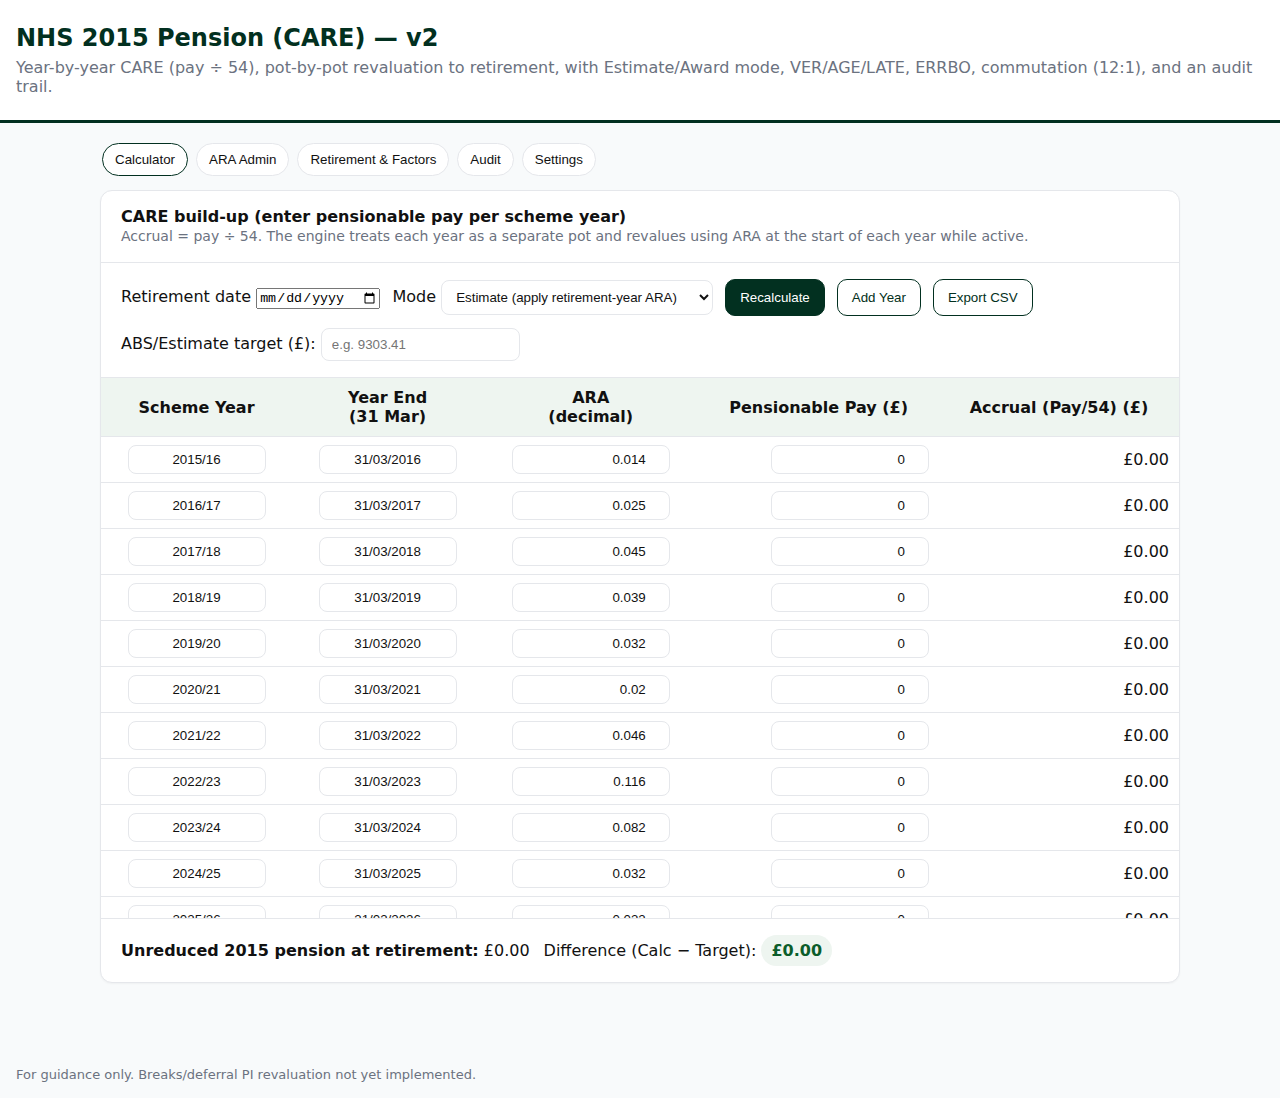
<file: nhs-2015-care/index.html>
<!doctype html>
<html lang="en-GB">
<head>
  <meta charset="utf-8" />
  <meta name="viewport" content="width=device-width, initial-scale=1" />
  <title>NHS 2015 Pension (CARE) Calculator — v2</title>
  <link rel="stylesheet" href="./assets/styles.css" />
</head>
<body>
  <header class="site-header">
    <h1>NHS 2015 Pension (CARE) — v2</h1>
    <p>Year-by-year CARE (pay ÷ 54), pot-by-pot revaluation to retirement, with Estimate/Award mode, VER/AGE/LATE, ERRBO, commutation (12:1), and an audit trail.</p>
  </header>

  <main class="wrap">
    <nav class="tabs" role="tablist">
      <button class="tab active" data-tab="calc" role="tab" aria-selected="true">Calculator</button>
      <button class="tab" data-tab="ara" role="tab" aria-selected="false">ARA Admin</button>
      <button class="tab" data-tab="retirement" role="tab" aria-selected="false">Retirement & Factors</button>
      <button class="tab" data-tab="audit" role="tab" aria-selected="false">Audit</button>
      <button class="tab" data-tab="settings" role="tab" aria-selected="false">Settings</button>
    </nav>

    <section id="panel-calc" class="panel active" role="tabpanel">
      <div class="card">
        <header class="card-header">
          <strong>CARE build-up (enter pensionable pay per scheme year)</strong>
          <div class="muted">Accrual = pay ÷ 54. The engine treats each year as a separate pot and revalues using ARA at the start of each year while active.</div>
        </header>

        <div class="controls">
          <label>Retirement date <input id="retDate" type="date"/></label>
          <label>Mode
            <select id="mode">
              <option value="estimate">Estimate (apply retirement-year ARA)</option>
              <option value="award">Award (suppress retirement-year ARA)</option>
            </select>
          </label>
          <button id="recalcBtn" class="btn">Recalculate</button>
          <button id="addYearBtn" class="btn outline">Add Year</button>
          <button id="exportBtn" class="btn outline">Export CSV</button>
          <div class="spacer"></div>
          <label>ABS/Estimate target (£): <input id="absTarget" type="number" step="0.01" placeholder="e.g. 9303.41"/></label>
        </div>

        <div class="table-wrap">
          <table id="calcTable">
            <thead>
              <tr>
                <th class="center">Scheme Year</th>
                <th class="center">Year End<br>(31 Mar)</th>
                <th class="center">ARA<br>(decimal)</th>
                <th>Pensionable Pay (£)</th>
                <th>Accrual (Pay/54) (£)</th>
              </tr>
            </thead>
            <tbody id="tbody"></tbody>
          </table>
        </div>

        <div class="summary">
          <div><strong>Unreduced 2015 pension at retirement:</strong> <span id="unreducedOut">£0.00</span></div>
          <div>Difference (Calc − Target): <span id="diffPill" class="pill">£0.00</span></div>
        </div>
      </div>
    </section>

    <section id="panel-ara" class="panel" role="tabpanel">
      <div class="card">
        <header class="card-header">
          <strong>Active Revaluation (ARA) — Admin</strong>
          <div class="muted">ARA = CPI (Sep) + 1.5% while active. Update the decimal factors per scheme year end.</div>
        </header>
        <div class="controls">
          <button id="araAddYearBtn" class="btn outline">Add Year</button>
          <button id="araResetBtn" class="btn outline danger">Reset to Defaults</button>
          <button id="araExportBtn" class="btn outline">Export JSON</button>
          <label class="btn file">Import JSON<input id="araImportInput" type="file" accept="application/json" /></label>
          <div class="spacer"></div>
          <button id="araApplyBtn" class="btn">Apply to Calculator</button>
        </div>
        <div class="table-wrap">
          <table id="araTable">
            <thead>
            <tr>
              <th class="center">Scheme Year</th>
              <th class="center">Year End</th>
              <th class="center">ARA (decimal)</th>
              <th class="center">Actions</th>
            </tr>
            </thead>
            <tbody id="araBody"></tbody>
          </table>
        </div>
      </div>
    </section>

    <section id="panel-retirement" class="panel" role="tabpanel">
      <div class="card">
        <header class="card-header">
          <strong>Retirement & Factors</strong>
          <div class="muted">Calculate VER/AGE/LATE and commutation. Import ERF/LRF tables (months → factor). ERRBO reduces months early.</div>
        </header>

        <div class="controls">
          <label>Date of birth <input id="dob" type="date"/></label>
          <label>NPA age (years) <input id="npaAge" type="number" step="0.1" value="67"/></label>
          <label>Retirement type
            <select id="retType">
              <option value="age">Age (at NPA)</option>
              <option value="early">VER (before NPA)</option>
              <option value="late">Late (after NPA)</option>
            </select>
          </label>
          <label>ERRBO (years, 0–3) <input id="errboYears" type="number" min="0" max="3" step="0.25" value="0"/></label>
          <label>Pension to commute (£/yr) <input id="commutePension" type="number" step="0.01" value="0"/></label>
          <div class="spacer"></div>
          <button id="calcRetBtn" class="btn">Apply factors</button>
        </div>

        <div class="results-grid">
          <div class="result"><span class="k">Unreduced 2015 at retirement</span><span id="resUnreduced">£0.00</span></div>
          <div class="result"><span class="k">Months to/from NPA (after ERRBO)</span><span id="resMonths">0</span></div>
          <div class="result"><span class="k">Factor applied (ERF/LRF)</span><span id="resFactor">1.0000</span></div>
          <div class="result"><span class="k">After VER/AGE/LATE factor</span><span id="resAfterFactor">£0.00</span></div>
          <div class="result"><span class="k">Lump sum (12:1)</span><span id="resLump">£0.00</span></div>
          <div class="result"><span class="k">Payable pension</span><span id="resPayable">£0.00</span></div>
        </div>
      </div>

      <div class="card" style="margin-top:14px;">
        <header class="card-header">
          <strong>ERF & LRF Tables</strong>
          <div class="muted">Upload NHS 2015 tables as JSON or CSV with <code>months,factor</code>. ERF applies before NPA; LRF after NPA.</div>
        </header>
        <div class="controls">
          <button id="erfExportBtn" class="btn outline">Export ERF JSON</button>
          <label class="btn file">Import ERF<input id="erfImport" type="file" accept="application/json,.csv,text/csv" /></label>
          <button id="lrfExportBtn" class="btn outline">Export LRF JSON</button>
          <label class="btn file">Import LRF<input id="lrfImport" type="file" accept="application/json,.csv,text/csv" /></label>
          <div class="spacer"></div>
          <button id="resetFactorsBtn" class="btn outline danger">Reset ERF/LRF to 0→1.0000</button>
        </div>
        <div class="table-wrap">
          <table id="factorsTable">
            <thead>
              <tr><th class="center">Type</th><th class="center">Months</th><th class="center">Factor</th><th class="center">Actions</th></tr>
            </thead>
            <tbody id="factorsBody"></tbody>
          </table>
        </div>
      </div>
    </section>

    <section id="panel-audit" class="panel" role="tabpanel">
      <div class="card">
        <header class="card-header">
          <strong>Pot-by-pot audit</strong>
          <div class="muted">Shows each year’s accrual and the cumulative ARA multiplier to the retirement date in the selected mode.</div>
        </header>
        <div class="table-wrap">
          <table id="auditTable">
            <thead>
              <tr>
                <th class="center">Scheme Year</th>
                <th class="center">Year End</th>
                <th>Accrual (Pay/54)</th>
                <th>Revaluation multiplier</th>
                <th>Revalued amount</th>
              </tr>
            </thead>
            <tbody id="auditBody"></tbody>
            <tfoot>
              <tr><td colspan="4" style="text-align:right;">Sum of revalued pots + part-year accrual:</td><td id="auditTotal">£0.00</td></tr>
            </tfoot>
          </table>
        </div>
      </div>
    </section>

    <section id="panel-settings" class="panel" role="tabpanel">
      <div class="card">
        <header class="card-header"><strong>Settings & Embed</strong></header>
        <div class="settings-grid">
          <div class="setting">
            <label class="label">Theme</label>
            <div class="row">
              <select id="themeSelect">
                <option value="system">System</option>
                <option value="light">Light</option>
                <option value="dark">Dark</option>
              </select>
              <span class="muted">Dark mode is tuned for Workvivo columns.</span>
            </div>
          </div>
          <div class="setting">
            <label class="label">Compact mode</label>
            <div class="row">
              <input id="compactToggle" type="checkbox"/>
              <span class="muted">Tighter spacing for embeds.</span>
            </div>
          </div>
          <div class="setting">
            <label class="label">Embed code</label>
            <div class="row">
              <input id="embedAbs" type="number" step="0.01" placeholder="e.g. 9303.41"/>
              <button id="copyEmbedBtn" class="btn outline">Copy iframe</button>
            </div>
          </div>
        </div>
      </div>
    </section>
  </main>

  <footer class="site-footer">
    <div>For guidance only. Breaks/deferral PI revaluation not yet implemented.</div>
  </footer>

  <script src="./assets/app.js"></script>
</body>
</html>
</file>
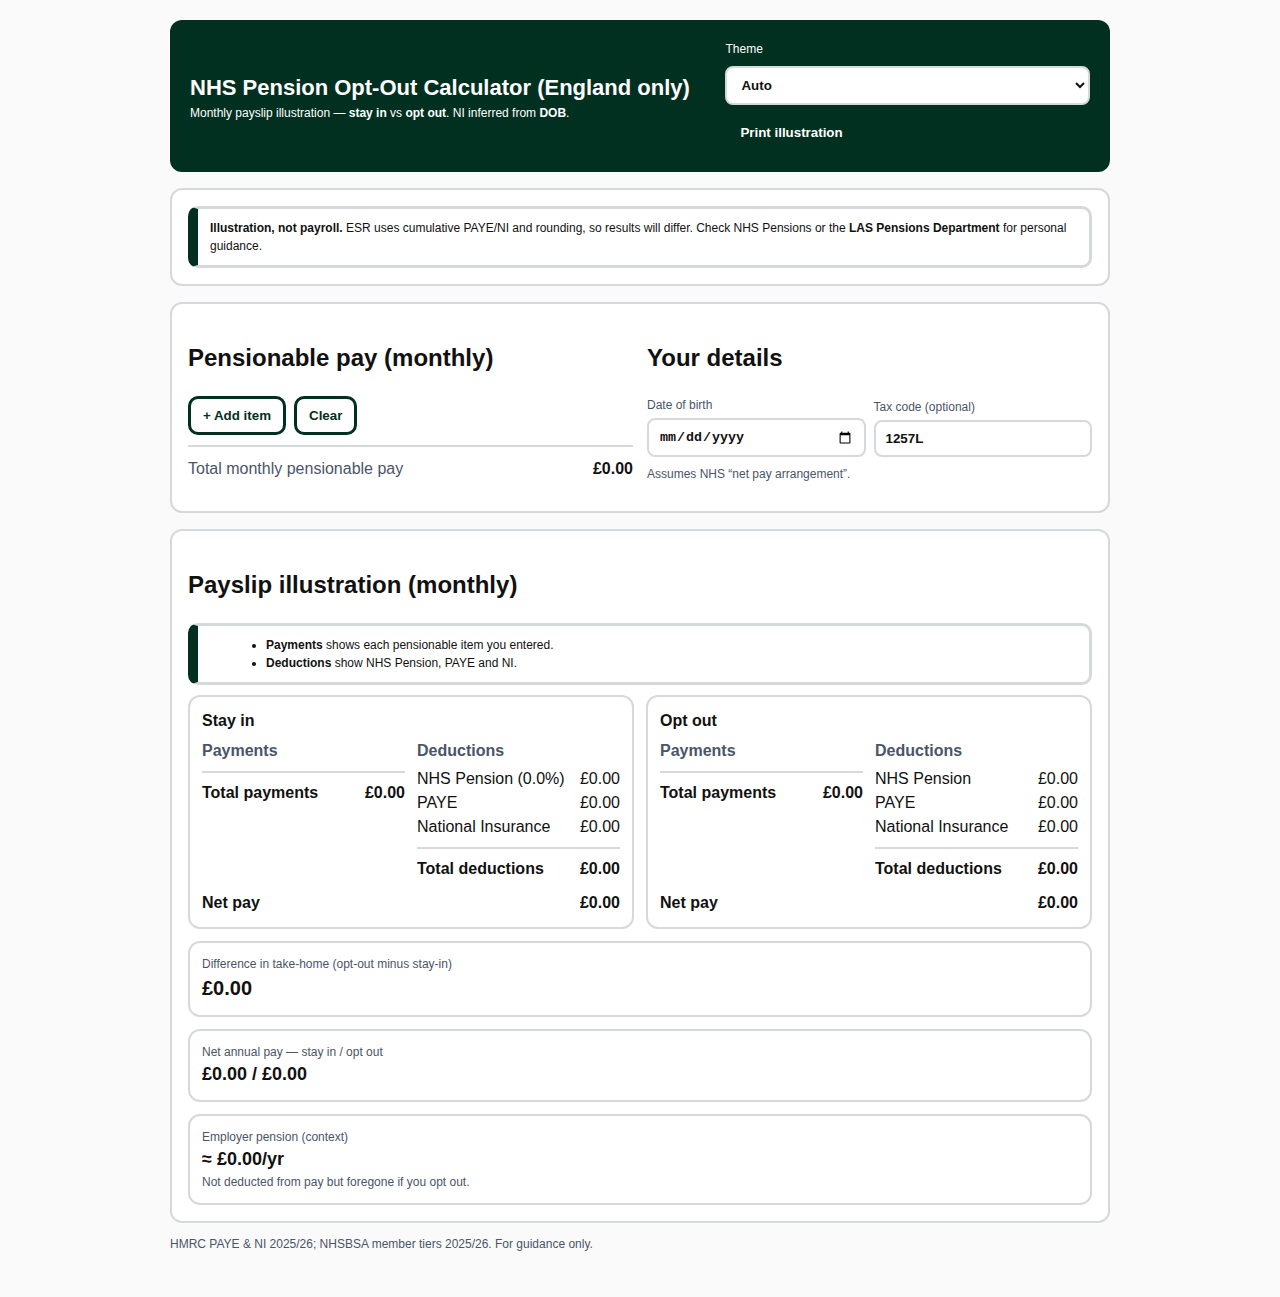
<file: opt-out-calculator/index.html>
<!doctype html>
<html lang="en-GB">
<head>
<meta charset="utf-8" />
<meta name="viewport" content="width=device-width,initial-scale=1" />
<title>NHS Pension Opt-Out Calculator (England only)</title>
<link rel="icon" href="data:image/svg+xml,<svg xmlns='http://www.w3.org/2000/svg' viewBox='0 0 100 100'><circle cx='50' cy='50' r='50' fill='%23023020'/><text x='50' y='62' font-family='Arial' font-size='60' text-anchor='middle' fill='white'>£</text></svg>'">

<style>
:root{
  --brand:#023020;--text:#111;--muted:#4A5568;--bg:#FAFAFA;--panel:#fff;
  --border:#D6D9DC;--focus:#0B69A3;--ok:#1b8555;--warn:#9F3131;
}
@media (prefers-color-scheme: dark){
  :root{--bg:#0f1214;--panel:#121618;--text:#EDEFF1;--muted:#C7CFD6;--border:#2C343A;}
}
html.theme-light{--bg:#FAFAFA;--panel:#fff;--text:#111;--muted:#4A5568}
html.theme-dark{--bg:#0f1214;--panel:#121618;--text:#EDEFF1;--muted:#C7CFD6}
html.theme-hc{--bg:#fff;--panel:#fff;--text:#000;--muted:#000;--border:#000;--focus:#003a7a}
html.theme-hc body{font-size:1.15em}
html.theme-hc-large{--bg:#fff;--panel:#fff;--text:#000;--muted:#000;--border:#000;--focus:#003a7a}
html.theme-hc-large body{font-size:1.25em}

*{box-sizing:border-box}
html,body{margin:0;padding:0}
body{font-family:-apple-system,BlinkMacSystemFont,"Segoe UI",Arial,sans-serif;background:var(--bg);color:var(--text);line-height:1.5}
.wrap{max-width:980px;margin:0 auto;padding:20px}
.header{background:var(--brand);color:#fff;padding:20px;border-radius:12px;display:flex;gap:12px;align-items:center;justify-content:space-between;flex-wrap:wrap}
.header h1{margin:0;font-size:22px}
.panel{background:var(--panel);border:2px solid var(--border);border-radius:12px;padding:16px;margin-top:16px}
.grid2{display:grid;grid-template-columns:1fr;gap:14px}
@media(min-width:860px){.grid2{grid-template-columns:1fr 1fr}}
.row{display:grid;grid-template-columns:repeat(12,1fr);gap:8px;align-items:end}
.cs1{grid-column:span 1}.cs2{grid-column:span 2}.cs3{grid-column:span 3}.cs4{grid-column:span 4}.cs6{grid-column:span 6}
label>span.small{display:block;font-size:12px;margin-bottom:4px;color:var(--muted)}
input,select,textarea{width:100%;border:2px solid var(--border);background:var(--panel);color:var(--text);border-radius:8px;padding:9px 10px;font-weight:600}
input:focus,select:focus,textarea:focus{outline:4px solid var(--focus);outline-offset:2px}
.btn{background:var(--panel);color:var(--brand);border:3px solid var(--brand);padding:9px 12px;border-radius:10px;font-weight:800;cursor:pointer}
.btn.primary{background:var(--brand);color:#fff}
.small{font-size:12px}.muted{color:var(--muted)}.hide{display:none}
.space{display:flex;justify-content:space-between;align-items:center}
.payslip{display:grid;grid-template-columns:1fr;gap:12px}@media(min-width:860px){.payslip{grid-template-columns:1fr 1fr}}
.card{border:2px solid var(--border);border-radius:12px;padding:12px}
.tot{border-top:2px solid var(--border);padding-top:8px;margin-top:8px;font-weight:800}
.note{border:3px solid var(--border);border-left:10px solid var(--brand);border-radius:10px;padding:10px 12px}
.kpi{border:2px solid var(--border);border-radius:12px;padding:12px}
.text-green{color:var(--ok)}.text-red{color:var(--warn)}

.crash{background:#8a1f1f;color:#fff;border-radius:8px;padding:10px 12px;margin:12px 0}

@page{size:A4;margin:12mm}
@media print{
  html.print-illustration .header,
  html.print-illustration #inputs,
  html.print-illustration #admin,
  html.print-illustration #disclaimer,
  html.print-illustration footer{display:none!important}
  html.print-illustration #payslipPanel{display:block!important}
  html.print-illustration .wrap{transform:scale(.8);transform-origin:top left;width:calc(100%/.8)}
  html.print-illustration body{zoom:.8}
}
</style>
</head>
<body>
<div class="wrap">
  <header class="header">
    <div>
      <h1>NHS Pension Opt-Out Calculator (England only)</h1>
      <p class="small" style="margin:0">Monthly payslip illustration — <b>stay in</b> vs <b>opt out</b>. NI inferred from <b>DOB</b>.</p>
    </div>
    <div style="display:flex;gap:8px;align-items:center;flex-wrap:wrap">
      <label class="small" for="themeSelect" style="color:#fff">Theme</label>
      <select id="themeSelect" aria-label="Theme selector">
        <option value="auto">Auto</option>
        <option value="light">Light</option>
        <option value="dark">Dark</option>
        <option value="hc">High contrast</option>
        <option value="hc-large">High contrast (Large)</option>
      </select>
      <button id="btnPrintIllo" class="btn primary" type="button" aria-label="Print payslip illustration">Print illustration</button>
      <button id="btnAdmin" class="btn hide" type="button" aria-expanded="false" aria-controls="admin">Admin</button>
      <button id="btnANDI" class="btn hide" type="button" aria-describedby="andiNote">Run ANDI Accessibility Checker</button>
    </div>
    <p id="andiNote" class="small hide" aria-hidden="true" style="margin:0.5rem 0 0">Launches the SSA accessibility tool (ANDI). No data sent externally.</p>
  </header>

  <div id="crash" class="crash hide" role="alert">JavaScript error detected. Please press F12 → Console and share the error message.</div>

  <section id="disclaimer" class="panel">
    <div class="note small">
      <b>Illustration, not payroll.</b> ESR uses cumulative PAYE/NI and rounding, so results will differ.
      Check NHS Pensions or the <b>LAS Pensions Department</b> for personal guidance.
    </div>
  </section>

  <!-- Inputs -->
  <section id="inputs" class="panel grid2" aria-label="Inputs">
    <div>
      <h2>Pensionable pay (monthly)</h2>
      <div id="items"></div>
      <div style="margin-top:8px;display:flex;gap:8px;flex-wrap:wrap">
        <button id="addItem" class="btn" type="button" aria-label="Add a new pay item">+ Add item</button>
        <button id="clearItems" class="btn" type="button" aria-label="Clear all pay items">Clear</button>
      </div>
      <div class="space" style="border-top:2px solid var(--border);padding-top:10px;margin-top:10px">
        <div class="muted">Total monthly pensionable pay</div>
        <div id="totalPay" style="font-weight:800">£0.00</div>
      </div>
    </div>

    <div>
      <h2>Your details</h2>
      <div class="row">
        <label class="cs6" for="dob"><span class="small">Date of birth</span>
          <input id="dob" type="date" aria-label="Date of birth" />
        </label>
        <label class="cs6" for="taxCode"><span class="small">Tax code (optional)</span>
          <input id="taxCode" type="text" aria-label="Tax code (optional)" placeholder="1257L, BR, D0, D1, NT" value="1257L" />
        </label>
      </div>
      <p class="small muted" style="margin-top:8px">Assumes NHS “net pay arrangement”.</p>
    </div>
  </section>

  <!-- Payslip -->
  <section id="payslipPanel" class="panel" aria-label="Payslip illustration">
    <h2>Payslip illustration (monthly)</h2>
    <div class="note small" style="margin-bottom:10px">
      <ul style="margin:0 0 0 16px">
        <li><b>Payments</b> shows each pensionable item you entered.</li>
        <li><b>Deductions</b> show NHS Pension, PAYE and NI.</li>
      </ul>
    </div>

    <div class="payslip">
      <div class="card">
        <div style="font-weight:800;margin-bottom:6px">Stay in</div>
        <div style="display:grid;grid-template-columns:1fr 1fr;gap:12px">
          <div>
            <div class="muted" style="font-weight:700;margin-bottom:4px">Payments</div>
            <div id="stayPayments"></div>
            <div class="space tot"><div>Total payments</div><div id="stayTotalPayments">£0.00</div></div>
          </div>
          <div>
            <div class="muted" style="font-weight:700;margin-bottom:4px">Deductions</div>
            <div class="space"><div>NHS Pension <span id="nhsRate">(0.0%)</span></div><div id="stayNhs">£0.00</div></div>
            <div class="space"><div>PAYE</div><div id="stayTax">£0.00</div></div>
            <div class="space"><div>National Insurance</div><div id="stayNi">£0.00</div></div>
            <div class="space tot"><div>Total deductions</div><div id="stayTotalDeds">£0.00</div></div>
          </div>
        </div>
        <div class="space" style="margin-top:10px;font-weight:800"><div>Net pay</div><div id="stayNet">£0.00</div></div>
      </div>

      <div class="card">
        <div style="font-weight:800;margin-bottom:6px">Opt out</div>
        <div style="display:grid;grid-template-columns:1fr 1fr;gap:12px">
          <div>
            <div class="muted" style="font-weight:700;margin-bottom:4px">Payments</div>
            <div id="outPayments"></div>
            <div class="space tot"><div>Total payments</div><div id="outTotalPayments">£0.00</div></div>
          </div>
          <div>
            <div class="muted" style="font-weight:700;margin-bottom:4px">Deductions</div>
            <div class="space"><div>NHS Pension</div><div>£0.00</div></div>
            <div class="space"><div>PAYE</div><div id="outTax">£0.00</div></div>
            <div class="space"><div>National Insurance</div><div id="outNi">£0.00</div></div>
            <div class="space tot"><div>Total deductions</div><div id="outTotalDeds">£0.00</div></div>
          </div>
        </div>
        <div class="space" style="margin-top:10px;font-weight:800"><div>Net pay</div><div id="outNet">£0.00</div></div>
      </div>
    </div>

    <div style="display:grid;gap:12px;grid-template-columns:1fr;margin-top:12px">
      <div class="kpi"><div class="small muted">Difference in take-home (opt-out minus stay-in)</div><div id="delta" style="font-size:20px;font-weight:800">£0.00</div></div>
      <div class="kpi"><div class="small muted">Net annual pay — stay in / opt out</div><div id="netAnnual" style="font-size:18px;font-weight:800">£0.00 / £0.00</div></div>
      <div class="kpi"><div class="small muted">Employer pension (context)</div><div id="employerPension" style="font-size:18px;font-weight:800">≈ £0.00/yr</div><div class="small muted">Not deducted from pay but foregone if you opt out.</div></div>
    </div>
  </section>

  <!-- Admin -->
  <section id="admin" class="panel hide" aria-label="Admin">
    <h2>Admin — Rates (paste/edit yearly)</h2>
    <p class="small muted">Edits save to this browser (localStorage). Export and commit to repo when ready.</p>
    <div class="grid2">
      <div>
        <label class="small" for="ratesCurrent">Current JSON</label>
        <textarea id="ratesCurrent" rows="16" readonly style="width:100%;font-family:ui-monospace,monospace"></textarea>
        <div style="margin-top:8px"><button id="exportRates" class="btn" type="button">Export</button></div>
      </div>
      <div>
        <label class="small" for="ratesPaste">Paste new JSON</label>
        <textarea id="ratesPaste" rows="16" placeholder='{ "years":[ ... ], "defaultYear":"2025/26" }' style="width:100%;font-family:ui-monospace,monospace"></textarea>
        <div style="margin-top:8px"><button id="importRates" class="btn" type="button">Import</button></div>
      </div>
    </div>
  </section>

  <footer class="small muted" style="margin:12px 0 24px">HMRC PAYE &amp; NI 2025/26; NHSBSA member tiers 2025/26. For guidance only.</footer>
</div>

<script>
/* ---------- Crash guard ---------- */
(function(){
  const banner = document.getElementById('crash');
  window.addEventListener('error', e => { banner.classList.remove('hide'); console.error(e.error || e.message); });
})();

/* ---------- Data ---------- */
const defaultRates = {
  defaultYear: "2025/26",
  years: [{
    label: "2025/26",
    tax: {
      personalAllowance: 12570,
      higherRateThreshold: 37700,
      additionalRateThreshold: 125140,
      bands: { ENG_NI: [
        { upper: 37700, rate: 0.20 },
        { upper: 125140, rate: 0.40 },
        { upper: null,   rate: 0.45 }
      ] }
    },
    ni: { monthly: { LEL: 542, PT: 1048, UEL: 4189 }, employeeRates: { main: 0.08, upper: 0.02 } },
    nhs: {
      tiers: [
        { min: 0, max: 13259, rate: 0.052 },
        { min: 13260, max: 27797, rate: 0.065 },
        { min: 27798, max: 33868, rate: 0.083 },
        { min: 33869, max: 50845, rate: 0.098 },
        { min: 50846, max: 65190, rate: 0.107 },
        { min: 65191, max: null,  rate: 0.125 }
      ],
      employerRateHint: 0.237
    }
  }]
};

/* ---------- Storage & theme ---------- */
const THEME_KEY='las_optout_theme';
function loadRates(){ try{const raw=localStorage.getItem('las_optout_rates_v1'); if(!raw) return defaultRates; const p=JSON.parse(raw); return p?.years?.length?p:defaultRates;}catch{return defaultRates;} }
function saveRates(r){ localStorage.setItem('las_optout_rates_v1', JSON.stringify(r,null,2)); }

const themeSelect=document.getElementById('themeSelect');
function applyTheme(v){
  document.documentElement.classList.remove('theme-light','theme-dark','theme-hc','theme-hc-large');
  if(v==='light')document.documentElement.classList.add('theme-light');
  else if(v==='dark')document.documentElement.classList.add('theme-dark');
  else if(v==='hc')document.documentElement.classList.add('theme-hc');
  else if(v==='hc-large')document.documentElement.classList.add('theme-hc-large');
}
(function(){ const saved=localStorage.getItem(THEME_KEY)||'auto'; themeSelect.value=saved; applyTheme(saved); })();
themeSelect.addEventListener('change',()=>{ const v=themeSelect.value; localStorage.setItem(THEME_KEY,v); applyTheme(v); });

/* ---------- Formatting ---------- */
const GBP=new Intl.NumberFormat('en-GB',{style:'currency',currency:'GBP'});
const fmt=n=>GBP.format((+n)||0), pct=n=>`${(n*100).toFixed(1)}%`;

/* ---------- Tax helpers ---------- */
function parseTaxCode(code){
  const c=(code||'').toUpperCase().trim();
  if(!c) return {mode:'STANDARD', allowance:12570};
  if(['BR','D0','D1','NT'].includes(c)) return {mode:c};
  const m=c.match(/(\d{3,4})[A-Z]*/);
  if(m) return {mode:'STANDARD', allowance:parseInt(m[1],10)*10};
  return {mode:'STANDARD', allowance:12570};
}
function ageOnDate(dob,on){ if(!dob) return null; const b=new Date(dob); if(isNaN(b)) return null; let a=on.getFullYear()-b.getFullYear(); const m=on.getMonth()-b.getMonth(); if(m<0||(m===0&&on.getDate()<b.getDate())) a--; return a; }
function nhsRateFor(annual,nhs){ const t=nhs.tiers.find(x=>annual>=x.min&&(x.max===null||annual<=x.max)); return t?t.rate:0; }
function calcPAYE(mTax, ani, tcfg, parsed){
  const pa0=parsed.mode==='STANDARD'?parsed.allowance:0;
  const taper=Math.max(0,Math.floor((Math.max(ani,0)-100000)/2));
  const pa=parsed.mode==='STANDARD'?Math.max(0,pa0-taper):0;
  if(parsed.mode==='NT') return 0;
  if(parsed.mode==='BR') return mTax*.20;
  if(parsed.mode==='D0') return mTax*.40;
  if(parsed.mode==='D1') return mTax*.45;
  let remaining=Math.max(0,mTax - pa/12), tax=0, lowerA=0;
  const bands=tcfg.bands.ENG_NI;
  for(const b of bands){
    const upperA=(b.upper==null?Infinity:b.upper), sizeM=(upperA-lowerA)/12;
    const take=Math.max(0,Math.min(remaining,sizeM));
    tax+=take*b.rate; remaining-=take; lowerA=upperA; if(remaining<=0) break;
  }
  if(remaining>0) tax+=remaining*bands[bands.length-1].rate;
  return tax;
}
function calcNI(mGross,ncfg,overSPA){
  if(overSPA) return 0; const {PT,UEL}=ncfg.monthly;
  if(mGross<=PT) return 0;
  const between=Math.max(0,Math.min(mGross,UEL)-PT);
  const above=Math.max(0,mGross-UEL);
  return between*ncfg.employeeRates.main + above*ncfg.employeeRates.upper;
}

/* ---------- State & DOM ---------- */
const state={ items:[], rates:loadRates(), year:null }; state.year=state.rates.years[0];

const elItems=document.getElementById('items');
const elAdd=document.getElementById('addItem');
const elClear=document.getElementById('clearItems');
const elTotalPay=document.getElementById('totalPay');
const elDob=document.getElementById('dob');
const elTax=document.getElementById('taxCode');

const elStayPayments=document.getElementById('stayPayments');
const elOutPayments=document.getElementById('outPayments');
const elStayTP=document.getElementById('stayTotalPayments');
const elOutTP=document.getElementById('outTotalPayments');
const elNhsRate=document.getElementById('nhsRate');
const elStayNhs=document.getElementById('stayNhs');
const elStayTax=document.getElementById('stayTax');
const elStayNi=document.getElementById('stayNi');
const elStayTD=document.getElementById('stayTotalDeds');
const elStayNet=document.getElementById('stayNet');
const elOutTax=document.getElementById('outTax');
const elOutNi=document.getElementById('outNi');
const elOutTD=document.getElementById('outTotalDeds');
const elOutNet=document.getElementById('outNet');
const elDelta=document.getElementById('delta');
const elNetAnnual=document.getElementById('netAnnual');
const elEmployer=document.getElementById('employerPension');

/* ---------- Admin & ANDI ---------- */
const btnAdmin=document.getElementById('btnAdmin');
const adminSec=document.getElementById('admin');
const ratesCurrent=document.getElementById('ratesCurrent');
const ratesPaste=document.getElementById('ratesPaste');
const btnImport=document.getElementById('importRates');
const btnExport=document.getElementById('exportRates');
const btnANDI=document.getElementById('btnANDI');
const andiNote=document.getElementById('andiNote');

const isAdmin=new URLSearchParams(location.search).get('admin')==='1';
if(isAdmin){ btnAdmin.classList.remove('hide'); btnANDI.classList.remove('hide'); andiNote.classList.remove('hide'); andiNote.setAttribute('aria-hidden','false'); }
btnAdmin?.addEventListener('click',()=>{ adminSec.classList.toggle('hide'); const ex=btnAdmin.getAttribute('aria-expanded')==='true'; btnAdmin.setAttribute('aria-expanded',String(!ex)); refreshAdminText(); });
btnImport?.addEventListener('click',()=>{ try{ const p=JSON.parse(ratesPaste.value); if(!p?.years?.length) throw new Error('Malformed JSON'); state.rates=p; state.year=p.years[0]; saveRates(p); ratesPaste.value=''; refreshAdminText(); render(); alert('Rates imported.'); }catch(e){ alert('Import failed: '+e.message); }});
btnExport?.addEventListener('click',()=>{ const blob=new Blob([JSON.stringify(state.rates,null,2)],{type:'application/json'}); const url=URL.createObjectURL(blob); const a=document.createElement('a'); a.href=url; a.download='las-optout-rates.json'; a.click(); URL.revokeObjectURL(url); });
btnANDI?.addEventListener('click',()=>{ if(window.ANDI){window.ANDI.init();return;} const s=document.createElement('script'); s.src='andi/andi.js'; s.onload=()=>console.log('ANDI loaded'); s.onerror=()=>alert('Could not load ANDI. Check the andi/ folder path.'); document.body.appendChild(s); });

function refreshAdminText(){ if(ratesCurrent) ratesCurrent.value=JSON.stringify(state.rates,null,2); }

/* ---------- Pay items UI ---------- */
let idSeq=0;
function itemRow(it){
  const row=document.createElement('div'); row.className='row'; row.dataset.id=it.id;

  const name=document.createElement('input'); name.className='cs4'; name.value=it.label; name.setAttribute('aria-label','Pay item name');
  name.addEventListener('input',()=>{ it.label=name.value; render(); });

  const wrap=document.createElement('div'); wrap.className='cs3'; wrap.style.display='flex'; wrap.style.alignItems='center'; wrap.style.gap='8px';
  const chk=document.createElement('input'); chk.type='checkbox'; chk.checked=!!it.useRate; chk.setAttribute('aria-label','Use rate times hours');
  const lbl=document.createElement('span'); lbl.className='small'; lbl.textContent='rate × hours'; wrap.append(chk,lbl);

  const rate=document.createElement('input'); rate.type='number'; rate.placeholder='rate'; rate.className='cs2'; rate.step='0.01'; rate.min='0'; rate.value=it.rate ?? ''; rate.setAttribute('aria-label','Hourly rate');
  const hours=document.createElement('input'); hours.type='number'; hours.placeholder='hours'; hours.className='cs2'; hours.step='0.01'; hours.min='0'; hours.value=it.hours ?? ''; hours.setAttribute('aria-label','Hours worked');

  const amount=document.createElement('input'); amount.type='number'; amount.className='cs6'; amount.step='0.01'; amount.min='0'; amount.value=it.amount; amount.setAttribute('aria-label','Total amount (£)');

  const preview=document.createElement('div'); preview.className='cs1 small'; preview.style.textAlign='right'; preview.style.opacity='.7';

  const remove=document.createElement('button'); remove.className='cs1 btn'; remove.textContent='×'; remove.type='button'; remove.setAttribute('aria-label','Remove pay item');
  remove.addEventListener('click',()=>{ state.items=state.items.filter(x=>x.id!==it.id); render(); });

  function toggle(){ if(chk.checked){ rate.classList.remove('hide'); hours.classList.remove('hide'); amount.classList.add('hide'); preview.textContent=fmt((it.rate||0)*(it.hours||0)); it.useRate=true; } else { rate.classList.add('hide'); hours.classList.add('hide'); amount.classList.remove('hide'); preview.textContent=''; it.useRate=false; } }
  chk.addEventListener('change',()=>{ toggle(); render(); }); toggle();

  rate.addEventListener('input',()=>{ it.rate=parseFloat(rate.value||'0'); render(); });
  hours.addEventListener('input',()=>{ it.hours=parseFloat(hours.value||'0'); render(); });
  amount.addEventListener('input',()=>{ it.amount=parseFloat(amount.value||'0'); render(); });

  row.append(name,wrap,rate,hours,amount,preview,remove);
  return row;
}
function addItem(label='Other',amount=0){ const it={id:'it-'+(idSeq++), label, amount, useRate:false, rate:null, hours:null}; state.items.push(it); elItems.appendChild(itemRow(it)); render(); }
function rebuildItems(){ elItems.innerHTML=''; state.items.forEach(it=>elItems.appendChild(itemRow(it))); }

document.getElementById('addItem').addEventListener('click',()=>addItem('Other',0));
document.getElementById('clearItems').addEventListener('click',()=>{ state.items=[]; rebuildItems(); render(); });
addItem('Basic',0); addItem('HCA',0);

/* ---------- Print ---------- */
const btnPrintIllo=document.getElementById('btnPrintIllo');
function enablePrintFlags(){ document.documentElement.classList.add('print-illustration'); }
function disablePrintFlags(){ document.documentElement.classList.remove('print-illustration'); }
window.addEventListener('afterprint', disablePrintFlags);
btnPrintIllo.addEventListener('click', ()=>{ enablePrintFlags(); setTimeout(()=>window.print(),50); setTimeout(disablePrintFlags, 2000); });

/* ---------- Recalc & render ---------- */
const elStayTP=document.getElementById('stayTotalPayments');
const elOutTP=document.getElementById('outTotalPayments');
const elStayNhs=document.getElementById('stayNhs');
const elStayTax=document.getElementById('stayTax');
const elStayNi=document.getElementById('stayNi');
const elStayTD=document.getElementById('stayTotalDeds');
const elStayNet=document.getElementById('stayNet');
const elStayPayments=document.getElementById('stayPayments');
const elOutPayments=document.getElementById('outPayments');
const elOutTax=document.getElementById('outTax');
const elOutNi=document.getElementById('outNi');
const elOutTD=document.getElementById('outTotalDeds');
const elOutNet=document.getElementById('outNet');
const elNhsRate=document.getElementById('nhsRate');
const elDelta=document.getElementById('delta');
const elNetAnnual=document.getElementById('netAnnual');
const elEmployer=document.getElementById('employerPension');

function nhsRateFor(annual,nhs){ const t=nhs.tiers.find(x=>annual>=x.min&&(x.max===null||annual<=x.max)); return t?t.rate:0; }

function render(){
  const monthlyGross=state.items.reduce((s,it)=> s + (it.useRate?(it.rate||0)*(it.hours||0):(+it.amount||0)),0);
  elTotalPay.textContent=fmt(monthlyGross);

  const annualGross=monthlyGross*12;
  const nhsRate=nhsRateFor(annualGross,state.year.nhs);
  elNhsRate.textContent='('+((nhsRate*100).toFixed(1))+'%)';
  const monthlyNhs=(annualGross*nhsRate)/12;

  const monthEnd=new Date(); monthEnd.setMonth(monthEnd.getMonth()+1,0);
  const overSPA=(ageOnDate(elDob.value,monthEnd)??0)>=66;

  const parsed=parseTaxCode(elTax.value);
  const aniStay=Math.max(0,annualGross-annualGross*nhsRate);
  const taxableStay=Math.max(0,monthlyGross-monthlyNhs);

  const taxStay=calcPAYE(taxableStay,aniStay,state.year.tax,parsed);
  const taxOut =calcPAYE(monthlyGross,annualGross,state.year.tax,parsed);
  const niStay=calcNI(monthlyGross,state.year.ni,overSPA);
  const niOut =calcNI(monthlyGross,state.year.ni,overSPA);

  const netStay=monthlyGross-monthlyNhs-taxStay-niStay;
  const netOut =monthlyGross-taxOut-niOut;
  const delta  =netOut-netStay;

  function fill(container){
    container.innerHTML='';
    state.items.forEach(it=>{
      const v=it.useRate?(it.rate||0)*(it.hours||0):(+it.amount||0);
      if(!v) return;
      const row=document.createElement('div'); row.className='space';
      row.innerHTML=`<div>${it.label}</div><div>${fmt(v)}</div>`;
      container.appendChild(row);
    });
  }
  fill(elStayPayments); fill(elOutPayments);

  elStayTP.textContent=fmt(monthlyGross);
  elOutTP.textContent =fmt(monthlyGross);

  elStayNhs.textContent=fmt(monthlyNhs);
  elStayTax.textContent=fmt(taxStay);
  elStayNi .textContent=fmt(niStay);
  elStayTD .textContent=fmt(monthlyNhs+taxStay+niStay);
  elStayNet.textContent=fmt(netStay);

  elOutTax.textContent=fmt(taxOut);
  elOutNi .textContent=fmt(niOut);
  elOutTD .textContent=fmt(taxOut+niOut);
  elOutNet.textContent=fmt(netOut);

  elDelta.textContent=fmt(delta);
  elDelta.className='text-'+(delta>=0?'green':'red');
  elNetAnnual.textContent=fmt(netStay*12)+' / '+fmt(netOut*12);

  elEmployer.textContent='≈ '+fmt(annualGross*(state.year.nhs.employerRateHint||0))+'/yr';

  refreshAdminText();
}
elDob.addEventListener('input',render);
elTax.addEventListener('input',render);
render();
</script>
</body>
</html>
</file>
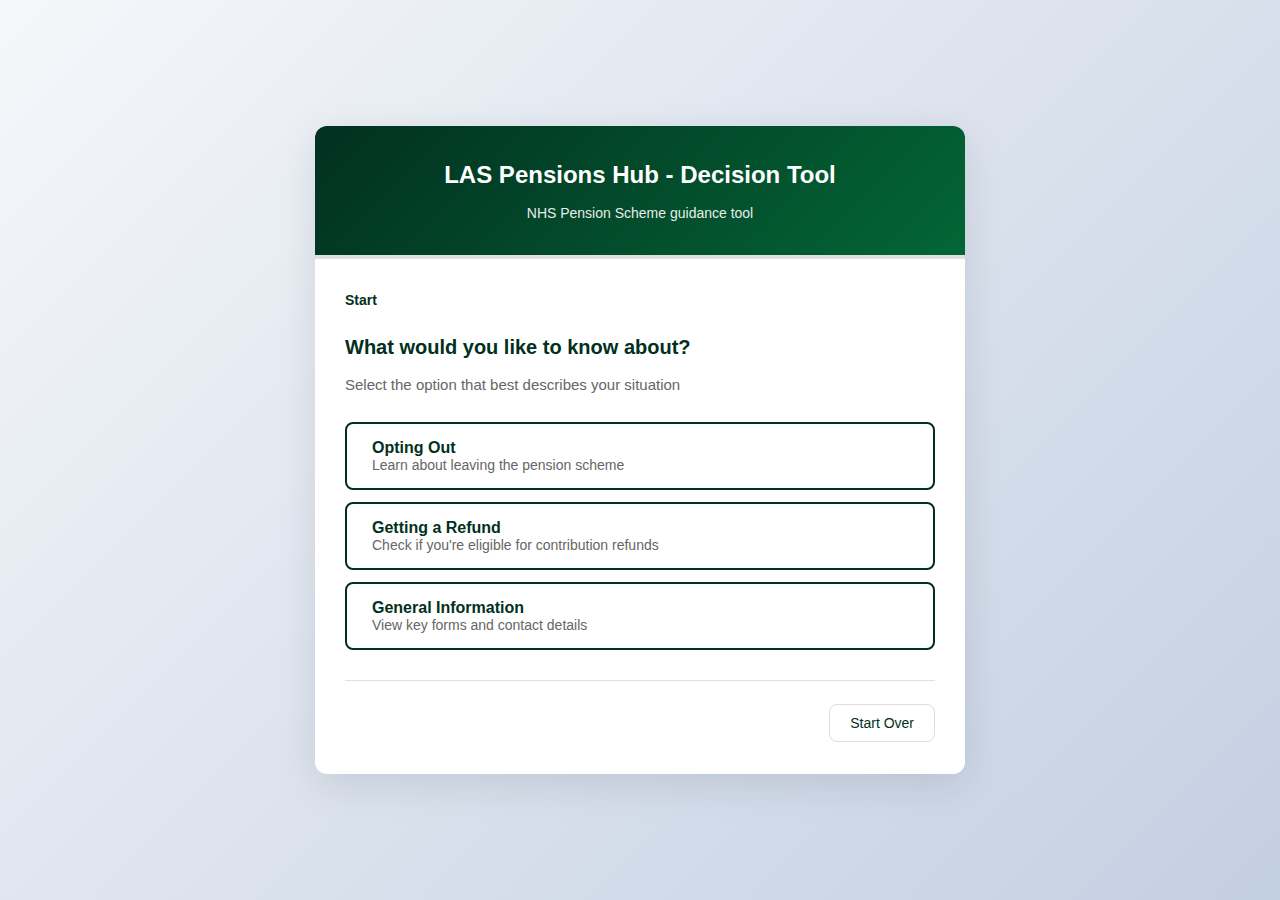
<file: refund-eligibility/index.html>
<!DOCTYPE html>
<html lang="en-GB">
<head>
  <meta charset="UTF-8" />
  <meta name="viewport" content="width=device-width, initial-scale=1.0" />
  <meta name="robots" content="noindex, nofollow, noarchive" />
  <title>NHS Refund Eligibility Tool</title>

  <!-- Favicon -->
  <link
    rel="icon"
    type="image/svg+xml"
    href="data:image/svg+xml,%3Csvg xmlns='http://www.w3.org/2000/svg' viewBox='0 0 32 32'%3E%3Crect width='32' height='32' rx='4' fill='%23023020'/%3E%3Ctext x='16' y='22' font-family='Arial' font-size='18' font-weight='bold' text-anchor='middle' fill='white'%3E%C2%A3%3C/text%3E%3C/svg%3E"
  />

  <style>
    * { margin: 0; padding: 0; box-sizing: border-box; }
    body {
      font-family: -apple-system, BlinkMacSystemFont, 'Segoe UI', Arial, sans-serif;
      background: linear-gradient(135deg, #f5f7fa 0%, #c3cfe2 100%);
      min-height: 100vh;
      display: flex;
      justify-content: center;
      align-items: center;
      padding: 20px;
      line-height: 1.6;
    }

    .container {
      background: #fff;
      border-radius: 12px;
      box-shadow: 0 10px 40px rgba(0, 0, 0, 0.1);
      max-width: 650px;
      width: 100%;
      overflow: hidden;
    }

    .header {
      background: linear-gradient(135deg, #023020 0%, #036635 100%);
      color: #fff;
      padding: 30px;
      text-align: center;
    }
    .header h1 { font-size: 24px; font-weight: 600; margin-bottom: 8px; }
    .header p { opacity: 0.9; font-size: 14px; }

    .progress-bar { height: 4px; background: #e0e0e0; position: relative; overflow: hidden; }
    .progress-fill { height: 100%; background: #023020; width: 0; transition: width 0.3s ease; }

    .content { padding: 30px; min-height: 300px; }
    .step { display: none; animation: fadeIn 0.3s ease; }
    .step.active { display: block; }
    @keyframes fadeIn { from { opacity: 0; transform: translateY(10px);} to { opacity: 1; transform: translateY(0);} }

    .question { margin-bottom: 25px; }
    .question h2 { color: #023020; font-size: 20px; margin-bottom: 10px; }
    .question p { color: #666; font-size: 15px; }

    .button-group { display: flex; flex-direction: column; gap: 12px; margin-top: 20px; }
    button {
      background: #fff;
      color: #023020;
      border: 2px solid #023020;
      padding: 15px 25px;
      border-radius: 8px;
      font-size: 16px;
      font-weight: 500;
      cursor: pointer;
      transition: all 0.3s ease;
      text-align: left;
      position: relative;
    }
    button:hover, button:focus { background: #023020; color: #fff; transform: translateX(5px); }
    button:focus { outline: 3px solid #036635; outline-offset: 2px; }
    button[disabled] { opacity: 0.5; cursor: not-allowed; }

    .result { background: #f8f9fa; border-left: 4px solid #023020; padding: 20px; border-radius: 8px; margin-top: 20px; }
    .result h3 { color: #023020; margin-bottom: 10px; font-size: 18px; }
    .result p { color: #333; margin-bottom: 10px; }
    .result ul { margin-left: 20px; color: #555; }
    .result ul li { margin-bottom: 8px; }

    .navigation { display: flex; justify-content: space-between; align-items: center; margin-top: 30px; padding-top: 20px; border-top: 1px solid #e0e0e0; }
    .nav-button { background: transparent; color: #023020; border: 1px solid #ddd; padding: 10px 20px; font-size: 14px; display: flex; align-items: center; gap: 8px; }
    .nav-button:hover { background: #f8f9fa; transform: none; }

    .breadcrumbs { display: flex; align-items: center; gap: 8px; margin-bottom: 20px; font-size: 14px; color: #666; flex-wrap: wrap; }
    .breadcrumb { display: flex; align-items: center; gap: 8px; }
    .breadcrumb.active { color: #023020; font-weight: 600; }
    .arrow { font-size: 18px; }

    .info-box { background: #e8f4f0; border: 1px solid #a3d4c7; padding: 15px; border-radius: 8px; margin-top: 15px; font-size: 14px; }
    .info-box strong { color: #023020; }

    @media (max-width: 480px) {
      .header h1 { font-size: 20px; }
      .content { padding: 20px; }
      button { padding: 12px 20px; font-size: 15px; }
    }

    a { color: #023020; text-decoration: none; }
    a:hover { text-decoration: underline; }
  </style>
</head>
<body>
  <div class="container" role="application" aria-label="NHS Refund Eligibility Tool">
    <div class="header">
      <h1>LAS Pensions Hub - Decision Tool</h1>
      <p>NHS Pension Scheme guidance tool</p>
    </div>

    <div class="progress-bar" aria-hidden="true">
      <div class="progress-fill" id="progressBar"></div>
    </div>

    <div class="content">
      <div id="breadcrumbs" class="breadcrumbs" aria-label="Progress through questionnaire"></div>

      <!-- Step 1: Initial Choice -->
      <div class="step active" data-step="1" aria-live="polite">
        <div class="question">
          <h2>What would you like to know about?</h2>
          <p>Select the option that best describes your situation</p>
        </div>
        <div class="button-group" role="group" aria-label="Initial options">
          <button onclick="app.handleChoice('opt-out')" aria-describedby="opt-out-desc">
            <strong>Opting Out</strong>
            <div id="opt-out-desc" style="font-size: 14px; color: #666; font-weight: normal;">Learn about leaving the pension scheme</div>
          </button>

          <button onclick="app.handleChoice('refund')" aria-describedby="refund-desc">
            <strong>Getting a Refund</strong>
            <div id="refund-desc" style="font-size: 14px; color: #666; font-weight: normal;">Check if you're eligible for contribution refunds</div>
          </button>

          <button onclick="app.handleChoice('info')" aria-describedby="info-desc">
            <strong>General Information</strong>
            <div id="info-desc" style="font-size: 14px; color: #666; font-weight: normal;">View key forms and contact details</div>
          </button>
        </div>
      </div>

      <!-- Step 2: Opt Out Result -->
      <div class="step" data-step="2">
        <div class="result">
          <h3>✓ Opting Out of the NHS Pension Scheme</h3>
          <p><strong>Yes, you can opt out at any time.</strong></p>
          <p>To opt out, you need to:</p>
          <ul>
            <li>Complete Form SD502 (Application to Leave the NHS Pension Scheme)</li>
            <li><strong>Print and sign the original form (wet signature required)</strong></li>
            <li>Submit to LAS Pensions Department: 220 Waterloo Road, London SE1 8SD</li>
            <li>LAS will process your opt-out via ESR</li>
            <li>Keep a photocopy for your records</li>
          </ul>
          <div class="info-box">
            <strong>Important:</strong> Opting out means you'll lose valuable benefits including employer contributions, life assurance, and ill-health retirement cover. The scheme may be more affordable than you think due to tax relief. Consider seeking independent financial advice before making this decision. See the
            <a href="https://londonambulanceservice.workvivo.com/spaces/61463/pages/leaving-the-scheme--1" target="_blank" style="color: #023020; font-weight: bold;">Leaving the NHS Pension Scheme</a>
            page on the LAS Pensions Hub for more information.
          </div>
          <p style="margin-top: 20px;">Would you also like to check if you're eligible for a refund?</p>
          <div class="button-group">
            <button onclick="app.checkRefundAfterOptOut()">Check Refund Eligibility</button>
          </div>
          <p style="margin-top: 15px; font-size: 14px; color: #666;">
            <strong>Note:</strong> SD502 (opt-out) and RF12 (refund) are separate although linked processes. If eligible for a refund (less than 2 years membership), you can submit Form RF12 at the same time as your SD502 form, but not before. Both forms go to LAS Pensions Department. Only apply for a refund if you don't plan to opt back in within a year.
          </p>
        </div>
      </div>

      <!-- Step 3: Refund - Check Opt Out -->
      <div class="step" data-step="3">
        <div class="question">
          <h2>Have you already opted out?</h2>
          <p>You must submit Form SD502 to opt out. You can submit Form RF12 (refund application) at the same time as SD502, but not before</p>
        </div>
        <div class="button-group">
          <button onclick="app.handleOptOutStatus(true)">Yes, I've submitted/am submitting SD502</button>
          <button onclick="app.handleOptOutStatus(false)">No, I haven't opted out yet</button>
        </div>
      </div>

      <!-- Step 4: Must Opt Out First -->
      <div class="step" data-step="4">
        <div class="result">
          <h3>⚠️ Action Required</h3>
          <p><strong>You must opt out first before applying for a refund.</strong></p>
          <p>Steps to take:</p>
          <ul>
            <li>Complete Form SD502 to opt out of the scheme</li>
            <li><strong>Print and sign with wet signature (originals only accepted)</strong></li>
            <li>Submit original hard copy to LAS Pensions Department</li>
            <li>LAS will process your opt-out via ESR</li>
            <li>If you want a refund and won't opt back in within a year, you can submit Form RF12 at the same time as SD502, but not before</li>
          </ul>
          <div class="info-box">
            <strong>Note:</strong> Your opt-out will take effect from the 1st of the month following receipt of your SD502 form. SD502 and RF12 are separate although linked processes. We cannot accept photocopies, scans, or digital signatures. See the
            <a href="https://londonambulanceservice.workvivo.com/spaces/61463/pages/leaving-the-scheme--1" target="_blank" style="color: #023020; font-weight: bold;">LAS Pensions Hub</a>
            for full instructions.
          </div>
        </div>
      </div>

      <!-- Step 5: Check Membership Duration -->
      <div class="step" data-step="5">
        <div class="question">
          <h2>How long have you been a scheme member?</h2>
          <p>Include all periods of qualifying NHS Pension Scheme membership, including any prior Trust employment. You must have <strong>less than 2 years</strong> of qualifying membership to be eligible for a refund.</p>
        </div>
        <div class="button-group">
          <button onclick="app.handleMembershipDuration('less-than-2')">Less than 2 years total</button>
          <button onclick="app.handleMembershipDuration('almost-2')">Almost 2 years (will be 2 years next month)</button>
          <button onclick="app.handleMembershipDuration('more-than-2')">More than 2 years total</button>
        </div>
      </div>

      <!-- Step 6: Eligible for Refund -->
      <div class="step" data-step="6">
        <div class="result">
          <h3>✓ You May Be Eligible for a Refund</h3>
          <p><strong>Based on your membership duration, you can apply for a refund.</strong></p>
          <p>Next steps:</p>
          <ul>
            <li>Complete Form RF12 (Application for Refund of Pension Contributions)</li>
            <li><strong>Must be original with wet signature - no photocopies accepted</strong></li>
            <li>Submit to: LAS Pensions Department, 220 Waterloo Road, London SE1 8SD</li>
            <li>Can be submitted at the same time as SD502 (but not before)</li>
            <li>LAS will submit your RF12 application online to NHS Pensions</li>
            <li>NHS Pensions will write to you directly with their decision</li>
            <li>If approved, payment will be made directly to your bank account</li>
          </ul>
          <div class="info-box">
            <strong>Important:</strong> Only apply for a refund if you don't plan to opt back into the scheme within a year. Refunds are subject to tax and National Insurance deductions. Refunds are only available if you haven't transferred your pension benefits to another scheme. See the
            <a href="https://londonambulanceservice.workvivo.com/spaces/61463/pages/refunds-of-nhs-pension-contributions--4" target="_blank" style="color: #023020; font-weight: bold;">LAS Pensions Hub</a>
            for full instructions.
          </div>
        </div>
      </div>

      <!-- Step 7: Urgent Deadline -->
      <div class="step" data-step="7">
        <div class="result">
          <h3>⏰ Urgent Action Required</h3>
          <p><strong>You may be eligible, but you must act quickly!</strong></p>
          <p>Critical deadline:</p>
          <ul>
            <li>Complete Form SD502 (opt-out) immediately</li>
            <li>If you want a refund and won't be opting back in within a year, also complete Form RF12</li>
            <li><strong>Must be originals with wet signatures - no photocopies or emails accepted</strong></li>
            <li>Print and post them TODAY or TOMORROW to LAS Pensions Department</li>
            <li><strong>Forms MUST reach LAS before you reach 2 years membership</strong></li>
            <li>RF12 cannot be processed before SD502</li>
            <li>LAS will submit RF12 online to NHS Pensions who make the final refund decision</li>
            <li>NHS Pensions will write to you directly with their decision</li>
          </ul>
          <div class="info-box" style="background: #fee; border-color: #fcc;">
            <strong>Warning:</strong> If your form arrives after you reach 2 years of membership, your refund will be automatically rejected. There are no exceptions to this rule. Forms cannot be submitted by email. Only apply for a refund if you don't plan to opt back in within a year. See the
            <a href="https://londonambulanceservice.workvivo.com/spaces/61463/pages/refunds-of-nhs-pension-contributions--4" target="_blank" style="color: #c00; font-weight: bold;">LAS Pensions Hub</a>
            for full instructions.
          </div>
        </div>
      </div>

      <!-- Step 8: Not Eligible -->
      <div class="step" data-step="8">
        <div class="result">
          <h3>✗ Not Eligible for Refund</h3>
          <p><strong>Members with more than 2 years of service cannot receive refunds.</strong></p>
          <p>Your options:</p>
          <ul>
            <li><strong>Deferred benefits:</strong> Your pension will be preserved and payable at retirement age</li>
            <li>Transfer to another registered pension scheme</li>
            <li>NHS Pensions will write to you once LAS confirms your opt-out status</li>
          </ul>
          <div class="info-box">
            <strong>Recommendation:</strong> Contact the LAS Pensions Department at
            <a href="tel:02032674866" style="color: #023020;">020 3267 4866</a> or
            <a href="mailto:londamb.Pensions@nhs.net" style="color: #023020;">londamb.Pensions@nhs.net</a>
            to discuss your options, or seek independent financial advice. See the LAS Pensions Hub for more information about deferred benefits.
          </div>
        </div>
      </div>

      <!-- Step 9: General Information -->
      <div class="step" data-step="9">
        <div class="result">
          <h3>📋 Key Information & Resources</h3>
          <p><strong>Essential Forms:</strong></p>
          <ul>
            <li><strong>SD502:</strong> Application to Leave the NHS Pension Scheme (Opt-out)
              <ul style="font-size: 14px; margin-top: 5px;">
                <li>Submit to LAS Pensions Department</li>
                <li>LAS processes your opt-out via ESR</li>
                <li>Separate process from refund application</li>
              </ul>
            </li>
            <li><strong>RF12:</strong> Application for Refund of Pension Contributions
              <ul style="font-size: 14px; margin-top: 5px;">
                <li>Submit to LAS Pensions Department</li>
                <li>Can be submitted with SD502, but not before</li>
                <li>LAS submits online to NHS Pensions</li>
                <li>NHS Pensions makes final decision and contacts you directly</li>
              </ul>
            </li>
          </ul>
          <p><strong>Where to Send Forms:</strong></p>
          <div class="info-box">
            <strong>ALL forms go to LAS Pensions Department:</strong><br /><br />
            London Ambulance Service NHS Trust<br />
            220 Waterloo Road<br />
            London SE1 8SD<br /><br />
            <strong>SD502 (Opt-out):</strong> LAS processes via ESR<br />
            <strong>RF12 (Refund):</strong> Can be sent with SD502 (but not before). LAS submits RF12 online to NHS Pensions<br /><br />
            <strong>⚠️ Forms NOT accepted by email - original hard copies with wet signatures only</strong>
          </div>
          <p><strong>Contact Details:</strong></p>
          <ul>
            <li><strong>LAS Pensions Department:</strong>
              <ul>
                <li>Tel: <a href="tel:02032674866" style="color: #023020;">020 3267 4866</a></li>
                <li>Email: <a href="mailto:londamb.Pensions@nhs.net" style="color: #023020;">londamb.Pensions@nhs.net</a></li>
                <li>Can discuss your pension options and process questions</li>
              </ul>
            </li>
            <li><strong>NHS Pensions (NHSBSA):</strong>
              <ul>
                <li>Tel: <a href="tel:03003301346" style="color: #023020;">0300 330 1346</a></li>
                <li>Email: <a href="mailto:nhsbsa.pensionsmember@nhsbsa.nhs.uk" style="color: #023020;">nhsbsa.pensionsmember@nhsbsa.nhs.uk</a></li>
                <li>Hours: Monday–Friday, 8am–6pm</li>
                <li>General scheme information only</li>
              </ul>
            </li>
            <li><strong>For personalised financial advice:</strong> Consider seeking independent financial advice</li>
          </ul>
          <div class="info-box">
            <strong>Before submitting forms:</strong> Ensure your current address is updated via Employee Self-Service to avoid delays. For help updating details, contact: <a href="mailto:londamb.MYESR@nhs.net" style="color: #023020;">londamb.MYESR@nhs.net</a><br /><br />
            <strong>For detailed instructions:</strong> Please see the relevant pages on the LAS Pensions Hub intranet:
            <a href="https://londonambulanceservice.workvivo.com/spaces/61463/pages/leaving-the-scheme--1" target="_blank" style="color: #023020; font-weight: bold;">Leaving the NHS Pension Scheme</a>
            and
            <a href="https://londonambulanceservice.workvivo.com/spaces/61463/pages/refunds-of-nhs-pension-contributions--4" target="_blank" style="color: #023020; font-weight: bold;">Refunds of NHS Pension Contributions</a>.
          </div>
        </div>
      </div>

      <!-- Navigation -->
      <div class="navigation" id="navigation">
        <button class="nav-button" onclick="app.goBack()" id="backButton"><span class="arrow">←</span> Back</button>
        <button class="nav-button" onclick="app.reset()">Start Over</button>
      </div>
    </div>
  </div>

  <script>
    const app = {
      currentStep: 1,
      history: [],
      steps: {
        1: { title: 'Start', progress: 0 },
        2: { title: 'Opt Out Info', progress: 100 },
        3: { title: 'Refund Check', progress: 33 },
        4: { title: 'Must Opt Out', progress: 100 },
        5: { title: 'Membership Duration', progress: 66 },
        6: { title: 'Eligible', progress: 100 },
        7: { title: 'Urgent', progress: 100 },
        8: { title: 'Not Eligible', progress: 100 },
        9: { title: 'Information', progress: 100 }
      },

      init() {
        this.updateBreadcrumbs();
        this.updateProgressBar();
        this.updateNavigation();
      },

      handleChoice(choice) {
        this.history.push(this.currentStep);
        switch (choice) {
          case 'opt-out':
            this.goToStep(2);
            break;
          case 'refund':
            this.goToStep(3);
            break;
          case 'info':
            this.goToStep(9);
            break;
        }
      },

      checkRefundAfterOptOut() {
        this.history.push(this.currentStep);
        this.goToStep(5);
      },

      handleOptOutStatus(hasOptedOut) {
        this.history.push(this.currentStep);
        if (hasOptedOut) {
          this.goToStep(5);
        } else {
          this.goToStep(4);
        }
      },

      handleMembershipDuration(duration) {
        this.history.push(this.currentStep);
        switch (duration) {
          case 'less-than-2':
            this.goToStep(6);
            break;
          case 'almost-2':
            this.goToStep(7);
            break;
          case 'more-than-2':
            this.goToStep(8);
            break;
        }
      },

      goToStep(stepNumber) {
        // Hide current step
        const current = document.querySelector(`.step[data-step="${this.currentStep}"]`);
        if (current) current.classList.remove('active');

        // Show new step
        this.currentStep = stepNumber;
        const next = document.querySelector(`.step[data-step="${stepNumber}"]`);
        if (next) next.classList.add('active');

        // Update UI
        this.updateBreadcrumbs();
        this.updateProgressBar();
        this.updateNavigation();

        // Accessibility: focus first interactive control in the new step
        if (next) {
          const firstInteractive = next.querySelector('button, a, input, select, textarea');
          if (firstInteractive) setTimeout(() => firstInteractive.focus(), 100);
        }
      },

      goBack() {
        if (this.history.length > 0) {
          const previousStep = this.history.pop();
          this.goToStep(previousStep);
        }
      },

      reset() {
        // Hide current
        const current = document.querySelector(`.step[data-step="${this.currentStep}"]`);
        if (current) current.classList.remove('active');

        this.history = [];
        this.currentStep = 1;

        // Show step 1
        const start = document.querySelector('.step[data-step="1"]');
        if (start) start.classList.add('active');

        this.updateBreadcrumbs();
        this.updateProgressBar();
        this.updateNavigation();

        // Focus first option
        const firstBtn = start && start.querySelector('button');
        if (firstBtn) setTimeout(() => firstBtn.focus(), 100);
      },

      updateBreadcrumbs() {
        const container = document.getElementById('breadcrumbs');
        const path = [...this.history, this.currentStep];
        container.innerHTML = path
          .map((step, index) => {
            const isLast = index === path.length - 1;
            const stepInfo = this.steps[step] || { title: `Step ${step}`, progress: 0 };
            return `
              <span class="breadcrumb ${isLast ? 'active' : ''}" ${isLast ? 'aria-current="step"' : ''}>
                ${stepInfo.title}
              </span>
              ${!isLast ? '<span class="arrow" aria-hidden="true">→</span>' : ''}
            `;
          })
          .join('');
      },

      updateProgressBar() {
        const progress = (this.steps[this.currentStep] && this.steps[this.currentStep].progress) || 0;
        document.getElementById('progressBar').style.width = progress + '%';
      },

      updateNavigation() {
        const backButton = document.getElementById('backButton');
        backButton.style.visibility = this.history.length > 0 ? 'visible' : 'hidden';
      }
    };

    // Initialize on load
    document.addEventListener('DOMContentLoaded', () => app.init());

    // Keyboard navigation: ESC to reset
    document.addEventListener('keydown', (e) => {
      if (e.key === 'Escape') app.reset();
    });
  </script>
</body>
</html>
</file>
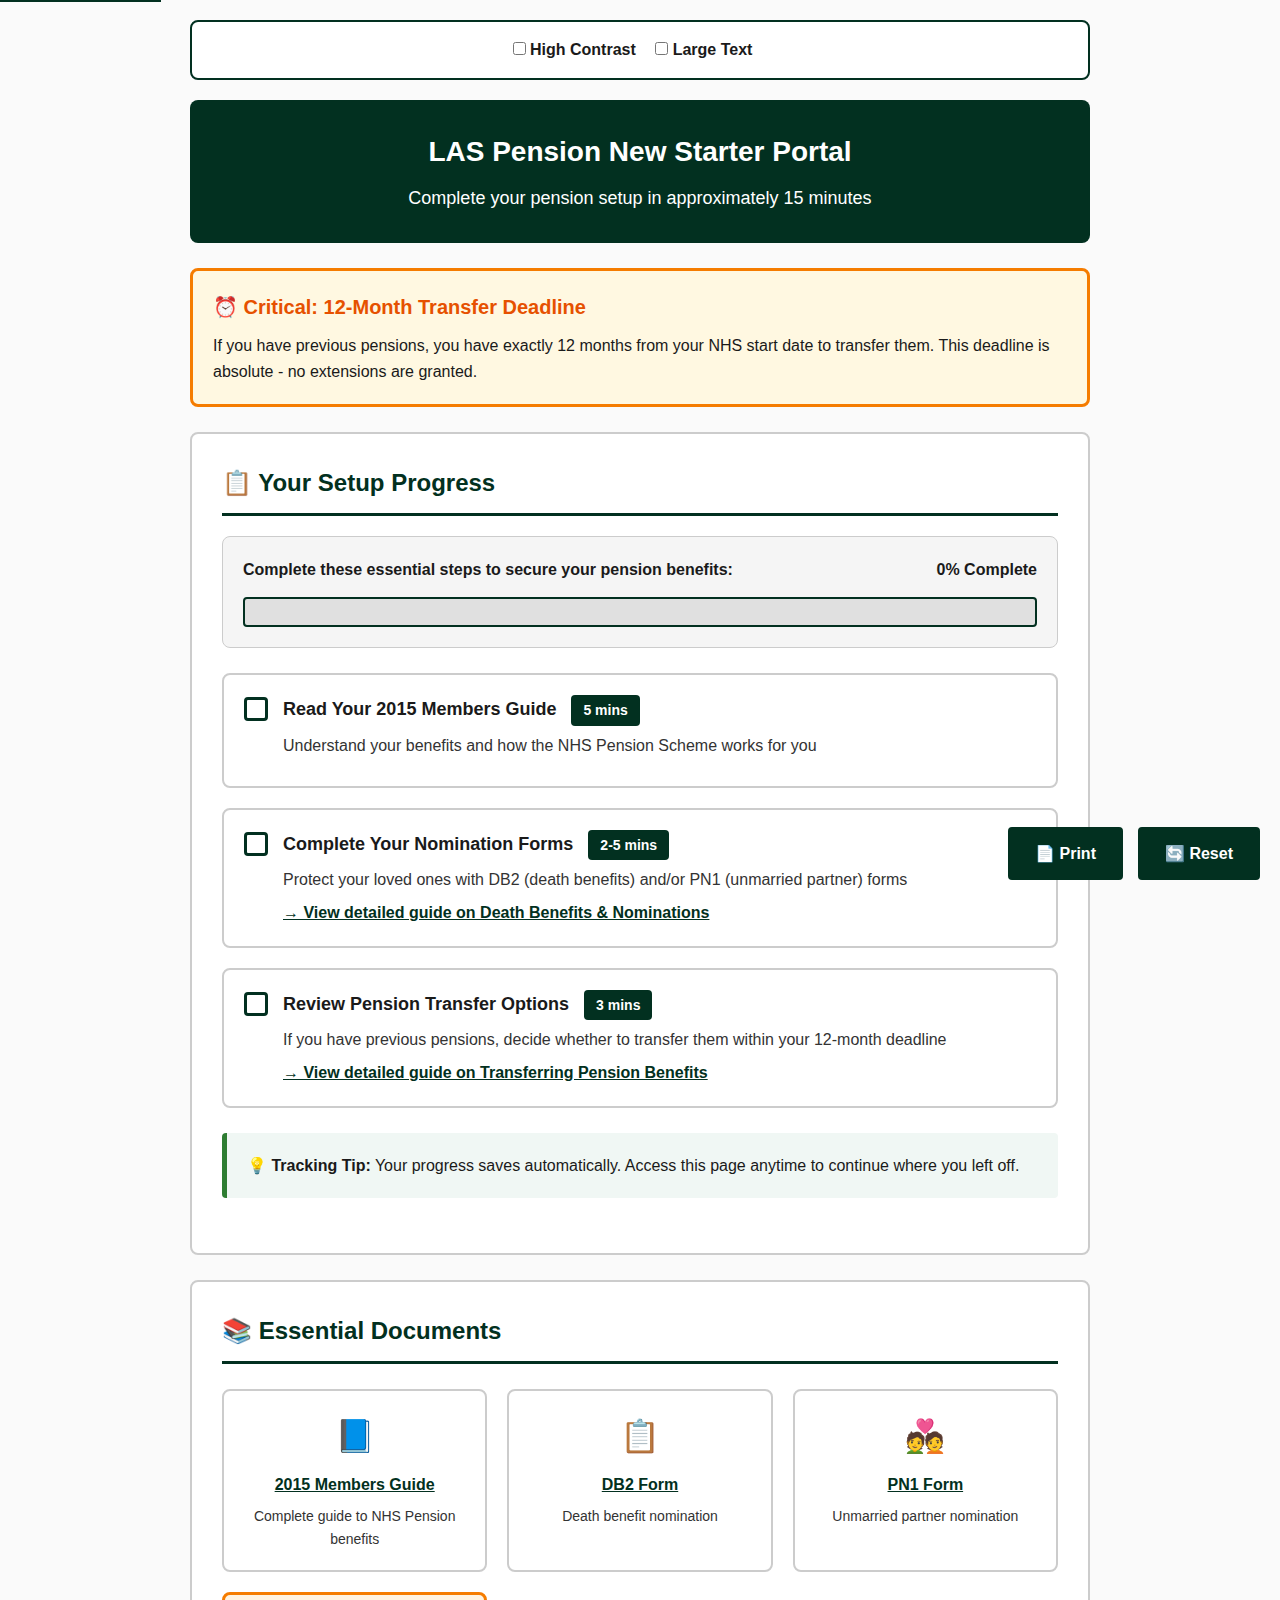
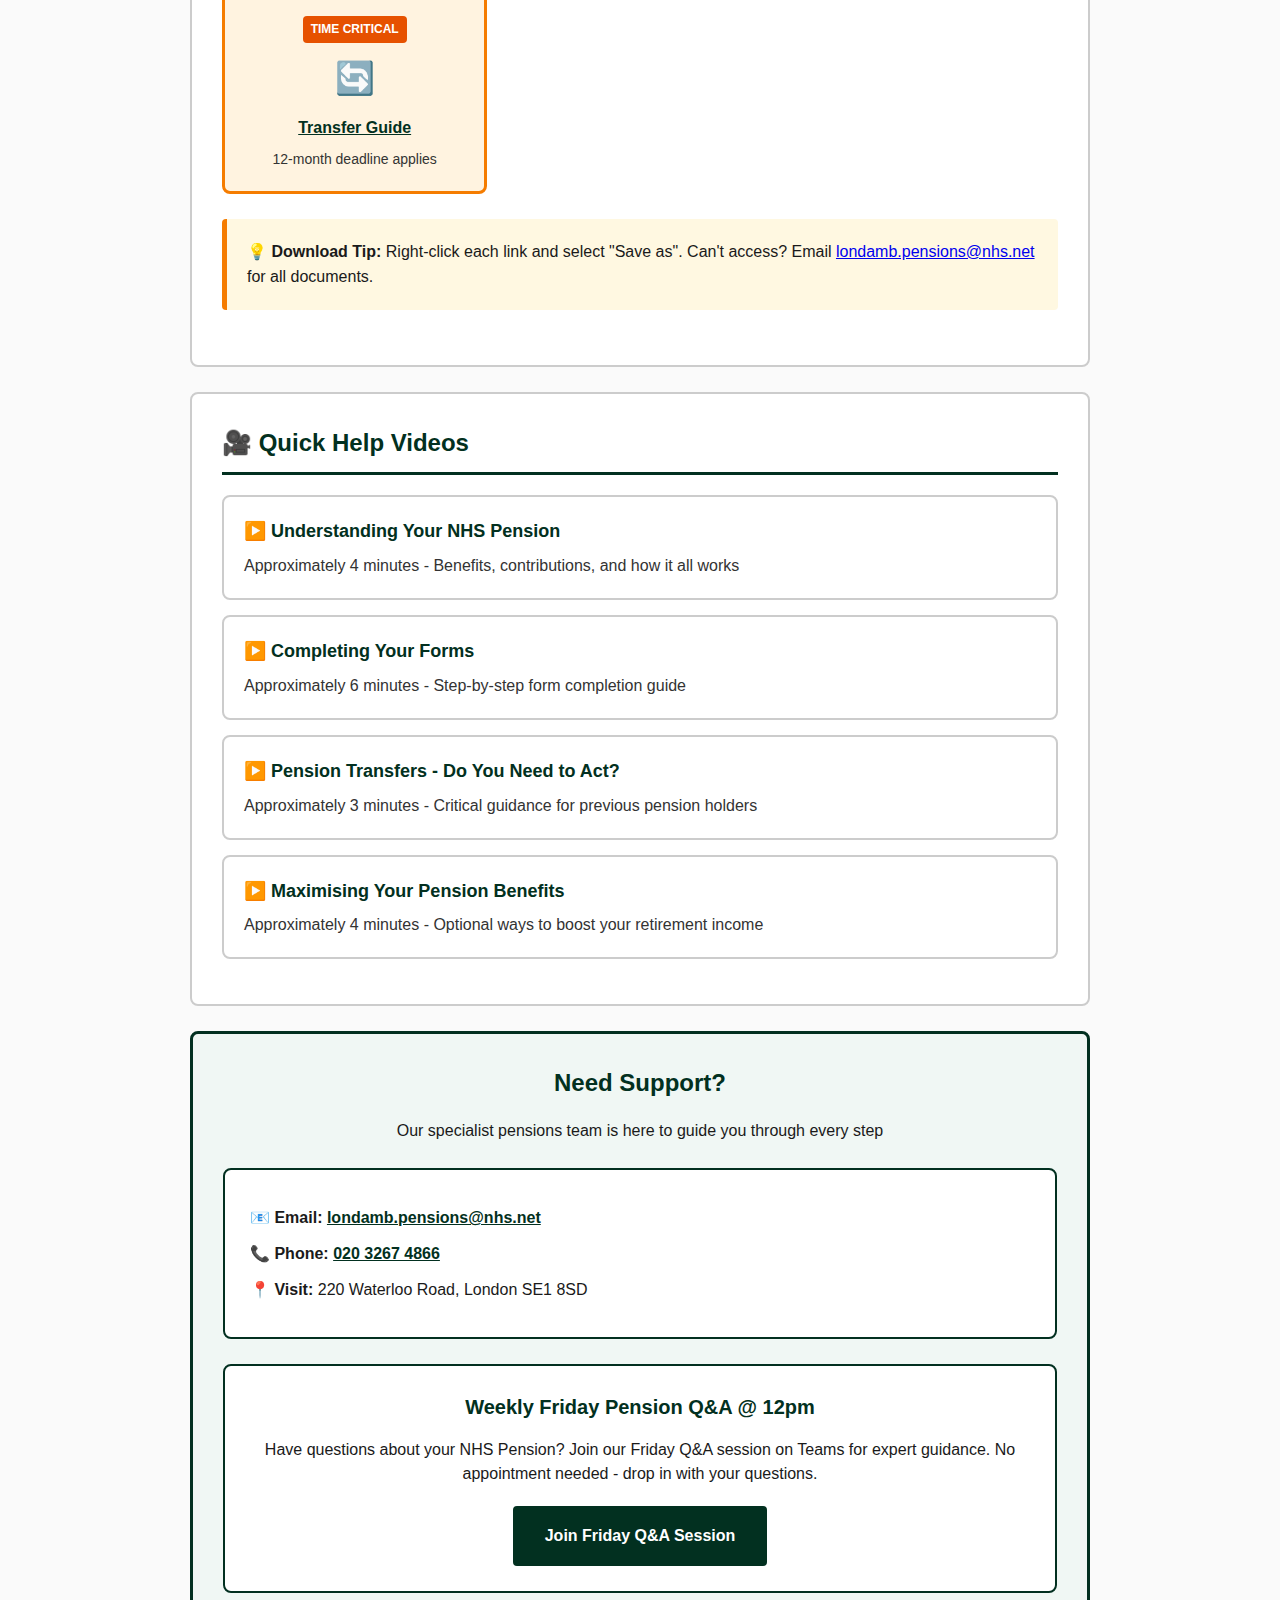
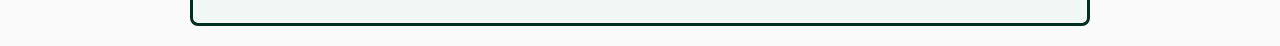
<file: new-starter-portal.html>
<!DOCTYPE html>
<html lang="en-GB">
<head>
    <meta charset="UTF-8">
    <meta name="viewport" content="width=device-width, initial-scale=1.0">
    <meta name="robots" content="noindex, nofollow, noarchive">
    <title>LAS Pension New Starter Portal - Accessible</title>
    <link rel="icon" type="image/svg+xml" href="data:image/svg+xml,%3Csvg xmlns='http://www.w3.org/2000/svg' viewBox='0 0 32 32'%3E%3Crect width='32' height='32' rx='4' fill='%23023020'/%3E%3Ctext x='16' y='20' font-family='Arial' font-size='14' font-weight='bold' text-anchor='middle' fill='white'%3ENS%3C/text%3E%3C/svg%3E">
    <style>
        * {
            margin: 0;
            padding: 0;
            box-sizing: border-box;
        }

        /* Core styles with accessibility focus */
        body {
            font-family: -apple-system, BlinkMacSystemFont, 'Segoe UI', Arial, sans-serif;
            background: #FAFAFA;
            color: #1A1A1A;
            line-height: 1.6;
            font-size: 16px;
            padding: 20px;
            min-height: 100vh;
        }

        /* Disable animations if user prefers */
        @media (prefers-reduced-motion: reduce) {
            * {
                animation: none !important;
                transition: none !important;
            }
        }

        .container {
            max-width: 900px;
            margin: 0 auto;
        }

        /* Skip to main content for screen readers */
        .skip-link {
            position: absolute;
            top: -40px;
            left: 0;
            background: #023020;
            color: white;
            padding: 8px;
            text-decoration: none;
            z-index: 100;
        }

        .skip-link:focus {
            top: 0;
        }

        /* Header - solid colors, high contrast */
        .header {
            background: #023020;
            color: white;
            padding: 30px;
            text-align: center;
            margin-bottom: 25px;
            border-radius: 8px;
        }

        .header h1 {
            font-size: 28px;
            margin: 0 0 10px 0;
            font-weight: 700;
        }

        .header p {
            font-size: 18px;
            margin: 0;
        }

        /* Transfer Alert - high visibility without animation */
        .transfer-alert {
            background: #FFF8E1;
            border: 3px solid #F57C00;
            padding: 20px;
            margin-bottom: 25px;
            border-radius: 8px;
        }

        .transfer-alert h3 {
            color: #E65100;
            margin: 0 0 10px 0;
            font-size: 20px;
            font-weight: 700;
        }

        .transfer-alert p {
            margin: 0;
            color: #1A1A1A;
            font-size: 16px;
        }

        /* Sections with clear borders */
        .section {
            background: white;
            border: 2px solid #CCCCCC;
            padding: 30px;
            margin-bottom: 25px;
            border-radius: 8px;
        }

        .section h2 {
            color: #023020;
            margin: 0 0 20px 0;
            border-bottom: 3px solid #023020;
            padding-bottom: 10px;
            font-size: 24px;
            font-weight: 700;
        }

        /* Progress bar - simple, clear */
        .progress-container {
            background: #F5F5F5;
            padding: 20px;
            border-radius: 8px;
            margin-bottom: 25px;
            border: 1px solid #CCCCCC;
        }

        .progress-label {
            display: flex;
            justify-content: space-between;
            margin-bottom: 15px;
            font-weight: 600;
            color: #1A1A1A;
            font-size: 16px;
        }

        .progress-bar {
            width: 100%;
            height: 30px;
            background: #E0E0E0;
            border: 2px solid #023020;
            border-radius: 4px;
            overflow: hidden;
        }

        .progress-fill {
            height: 100%;
            background: #023020;
            width: 0%;
            transition: width 0.3s ease;
            display: flex;
            align-items: center;
            justify-content: center;
            color: white;
            font-weight: 700;
            font-size: 16px;
        }

        /* Task items - clear, structured */
        .task-item {
            background: white;
            border: 2px solid #CCCCCC;
            padding: 20px;
            margin-bottom: 20px;
            border-radius: 8px;
            cursor: pointer;
            transition: border-color 0.2s;
        }

        .task-item:hover {
            border-color: #023020;
        }

        .task-item:focus-within {
            outline: 3px solid #023020;
            outline-offset: 2px;
        }

        .task-item.completed {
            background: #F0F7F4;
            border-color: #2E7D32;
        }

        .task-header {
            display: flex;
            align-items: flex-start;
            gap: 15px;
        }

        .checkbox {
            width: 24px;
            height: 24px;
            border: 3px solid #023020;
            border-radius: 4px;
            display: flex;
            align-items: center;
            justify-content: center;
            flex-shrink: 0;
            margin-top: 2px;
            background: white;
        }

        .checkbox.checked {
            background: #023020;
        }

        .checkbox.checked::after {
            content: '✓';
            color: white;
            font-weight: bold;
            font-size: 16px;
        }

        .task-content {
            flex: 1;
        }

        .task-title {
            font-weight: 700;
            margin-bottom: 8px;
            font-size: 18px;
            color: #1A1A1A;
        }

        .task-item.completed .task-title {
            text-decoration: line-through;
            color: #666666;
        }

        .time-badge {
            display: inline-block;
            background: #023020;
            color: white;
            padding: 4px 12px;
            font-size: 14px;
            border-radius: 4px;
            font-weight: 600;
            margin-left: 10px;
        }

        .task-description {
            color: #333333;
            font-size: 16px;
            margin-bottom: 8px;
            line-height: 1.5;
        }

        .task-link {
            color: #023020;
            font-weight: 600;
            font-size: 16px;
        }

        .task-link:hover {
            text-decoration: underline;
        }

        .task-link:focus {
            outline: 2px solid #023020;
            outline-offset: 2px;
        }

        /* Documents - clear grid */
        .documents-grid {
            display: grid;
            grid-template-columns: repeat(auto-fit, minmax(200px, 1fr));
            gap: 20px;
            margin-top: 25px;
        }

        .document-card {
            background: white;
            border: 2px solid #CCCCCC;
            padding: 20px;
            text-align: center;
            border-radius: 8px;
        }

        .document-card:hover {
            border-color: #023020;
        }

        .document-card.critical {
            background: #FFF3E0;
            border: 3px solid #F57C00;
        }

        .critical-badge {
            background: #E65100;
            color: white;
            padding: 4px 8px;
            font-size: 12px;
            margin: 0 0 10px 0;
            border-radius: 4px;
            font-weight: 700;
            display: inline-block;
        }

        .document-icon {
            font-size: 32px;
            margin-bottom: 10px;
        }

        .document-card a {
            color: #023020;
            font-weight: 700;
            font-size: 16px;
        }

        .document-card a:hover {
            text-decoration: underline;
        }

        .document-card a:focus {
            outline: 2px solid #023020;
            outline-offset: 2px;
        }

        .document-description {
            margin: 8px 0 0;
            font-size: 14px;
            color: #333333;
        }

        /* Video section */
        .video-item {
            background: white;
            border: 2px solid #CCCCCC;
            padding: 20px;
            margin-bottom: 15px;
            border-radius: 8px;
        }

        .video-item:hover {
            border-color: #023020;
        }

        .video-title {
            font-weight: 700;
            color: #023020;
            text-decoration: none;
            display: inline-block;
            margin-bottom: 8px;
            font-size: 18px;
        }

        .video-title:hover {
            text-decoration: underline;
        }

        .video-title:focus {
            outline: 2px solid #023020;
            outline-offset: 2px;
        }

        .video-duration {
            font-size: 16px;
            color: #333333;
            line-height: 1.5;
        }

        /* Help section */
        .help-section {
            background: #F0F7F4;
            border: 3px solid #023020;
            padding: 30px;
            text-align: center;
            border-radius: 8px;
        }

        .help-section h2 {
            color: #023020;
            border: none;
            margin: 0 0 15px 0;
            font-size: 24px;
            font-weight: 700;
        }

        .help-text {
            color: #1A1A1A;
            margin: 0 0 25px 0;
            font-size: 16px;
        }

        .contact-info {
            background: white;
            border: 2px solid #023020;
            padding: 25px;
            margin: 25px 0;
            border-radius: 8px;
            text-align: left;
        }

        .contact-info p {
            margin: 10px 0;
            font-size: 16px;
            color: #1A1A1A;
        }

        .contact-info a {
            color: #023020;
            font-weight: 600;
        }

        .qa-box {
            background: white;
            border: 2px solid #023020;
            padding: 25px;
            border-radius: 8px;
        }

        .qa-box h3 {
            color: #023020;
            margin: 0 0 15px 0;
            font-size: 20px;
            font-weight: 700;
        }

        .qa-description {
            margin: 0 0 20px 0;
            font-size: 16px;
            color: #1A1A1A;
            line-height: 1.5;
        }

        .join-button {
            background: #023020;
            color: white;
            padding: 15px 30px;
            text-decoration: none;
            display: inline-block;
            border-radius: 4px;
            font-weight: 700;
            font-size: 16px;
            border: 2px solid #023020;
        }

        .join-button:hover {
            background: white;
            color: #023020;
        }

        .join-button:focus {
            outline: 3px solid #023020;
            outline-offset: 3px;
        }

        /* Tips and alerts */
        .tip-box {
            background: #F0F7F4;
            border-left: 5px solid #2E7D32;
            padding: 20px;
            margin: 25px 0;
            border-radius: 4px;
        }

        .tip-box p {
            margin: 0;
            font-size: 16px;
            color: #1A1A1A;
        }

        .download-tip {
            background: #FFF8E1;
            border-left: 5px solid #F57C00;
            padding: 20px;
            margin: 25px 0;
            border-radius: 4px;
        }

        .download-tip p {
            margin: 0;
            font-size: 16px;
            color: #1A1A1A;
        }

        /* Action buttons */
        .action-buttons {
            position: fixed;
            bottom: 20px;
            right: 20px;
            display: flex;
            gap: 15px;
            z-index: 100;
        }

        .action-button {
            background: #023020;
            color: white;
            border: 2px solid #023020;
            padding: 15px 25px;
            border-radius: 4px;
            cursor: pointer;
            font-weight: 700;
            font-size: 16px;
        }

        .action-button:hover {
            background: white;
            color: #023020;
        }

        .action-button:focus {
            outline: 3px solid #023020;
            outline-offset: 3px;
        }

        /* Accessibility preferences */
        .accessibility-controls {
            background: white;
            border: 2px solid #023020;
            padding: 15px;
            margin-bottom: 20px;
            border-radius: 8px;
            text-align: center;
        }

        .accessibility-controls label {
            font-weight: 600;
            margin-right: 15px;
        }

        /* High contrast mode */
        body.high-contrast {
            background: white;
            color: black;
        }

        body.high-contrast .header {
            background: black;
            color: white;
        }

        body.high-contrast .section {
            border-color: black;
        }

        body.high-contrast a {
            color: black;
            text-decoration: underline;
        }

        /* Large text mode */
        body.large-text {
            font-size: 18px;
        }

        body.large-text h1 { font-size: 32px; }
        body.large-text h2 { font-size: 28px; }
        body.large-text h3 { font-size: 24px; }

        @media (max-width: 768px) {
            .documents-grid {
                grid-template-columns: 1fr;
            }

            .action-buttons {
                flex-direction: column;
                gap: 10px;
            }

            .header h1 {
                font-size: 24px;
            }
        }

        @media print {
            .action-buttons,
            .accessibility-controls {
                display: none;
            }
        }
    </style>
</head>
<body>
    <a href="#main" class="skip-link">Skip to main content</a>
    
    <div class="container">
        <!-- Accessibility Controls -->
        <div class="accessibility-controls" role="region" aria-label="Display preferences">
            <label for="contrast-toggle">
                <input type="checkbox" id="contrast-toggle" onchange="toggleContrast()">
                High Contrast
            </label>
            <label for="text-size-toggle">
                <input type="checkbox" id="text-size-toggle" onchange="toggleTextSize()">
                Large Text
            </label>
        </div>

        <!-- Header -->
        <header class="header">
            <h1>LAS Pension New Starter Portal</h1>
            <p>Complete your pension setup in approximately 15 minutes</p>
        </header>

        <!-- Critical Transfer Alert -->
        <div class="transfer-alert" role="alert" aria-live="assertive">
            <h3>⏰ Critical: 12-Month Transfer Deadline</h3>
            <p>If you have previous pensions, you have exactly 12 months from your NHS start date to transfer them. This deadline is absolute - no extensions are granted.</p>
        </div>

        <!-- Main content -->
        <main id="main">
            <!-- Progress Section -->
            <section class="section" aria-labelledby="progress-heading">
                <h2 id="progress-heading">📋 Your Setup Progress</h2>
                
                <div class="progress-container" role="region" aria-label="Progress tracking">
                    <div class="progress-label">
                        <span>Complete these essential steps to secure your pension benefits:</span>
                        <span id="progressText" aria-live="polite">0% Complete</span>
                    </div>
                    <div class="progress-bar" role="progressbar" aria-valuenow="0" aria-valuemin="0" aria-valuemax="100" aria-labelledby="progressText">
                        <div class="progress-fill" id="progressBar"></div>
                    </div>
                </div>

                <!-- Task 1 -->
                <div class="task-item" id="task-1" onclick="toggleTask(1)" role="button" tabindex="0" aria-pressed="false" onkeypress="if(event.key==='Enter') toggleTask(1)">
                    <div class="task-header">
                        <div class="checkbox" id="checkbox-1" role="checkbox" aria-checked="false"></div>
                        <div class="task-content">
                            <div class="task-title">
                                Read Your 2015 Members Guide
                                <span class="time-badge">5 mins</span>
                            </div>
                            <p class="task-description">Understand your benefits and how the NHS Pension Scheme works for you</p>
                        </div>
                    </div>
                </div>

                <!-- Task 2 -->
                <div class="task-item" id="task-2" onclick="toggleTask(2)" role="button" tabindex="0" aria-pressed="false" onkeypress="if(event.key==='Enter') toggleTask(2)">
                    <div class="task-header">
                        <div class="checkbox" id="checkbox-2" role="checkbox" aria-checked="false"></div>
                        <div class="task-content">
                            <div class="task-title">
                                Complete Your Nomination Forms
                                <span class="time-badge">2-5 mins</span>
                            </div>
                            <p class="task-description">Protect your loved ones with DB2 (death benefits) and/or PN1 (unmarried partner) forms</p>
                            <a href="#" class="task-link" onclick="event.stopPropagation()">→ View detailed guide on Death Benefits & Nominations</a>
                        </div>
                    </div>
                </div>

                <!-- Task 3 -->
                <div class="task-item" id="task-3" onclick="toggleTask(3)" role="button" tabindex="0" aria-pressed="false" onkeypress="if(event.key==='Enter') toggleTask(3)">
                    <div class="task-header">
                        <div class="checkbox" id="checkbox-3" role="checkbox" aria-checked="false"></div>
                        <div class="task-content">
                            <div class="task-title">
                                Review Pension Transfer Options
                                <span class="time-badge">3 mins</span>
                            </div>
                            <p class="task-description">If you have previous pensions, decide whether to transfer them within your 12-month deadline</p>
                            <a href="#" class="task-link" onclick="event.stopPropagation()">→ View detailed guide on Transferring Pension Benefits</a>
                        </div>
                    </div>
                </div>

                <div class="tip-box">
                    <p><strong>💡 Tracking Tip:</strong> Your progress saves automatically. Access this page anytime to continue where you left off.</p>
                </div>
            </section>

            <!-- Essential Documents -->
            <section class="section" aria-labelledby="documents-heading">
                <h2 id="documents-heading">📚 Essential Documents</h2>
                
                <div class="documents-grid">
                    <div class="document-card">
                        <div class="document-icon" aria-hidden="true">📘</div>
                        <a href="https://www.nhsbsa.nhs.uk/sites/default/files/2024-05/2015%20Members%20Guide%20%28V13%29%2005.2024.pdf" target="_blank" rel="noopener noreferrer">
                            <strong>2015 Members Guide</strong>
                        </a>
                        <p class="document-description">Complete guide to NHS Pension benefits</p>
                    </div>

                    <div class="document-card">
                        <div class="document-icon" aria-hidden="true">📋</div>
                        <a href="https://www.nhsbsa.nhs.uk/sites/default/files/2025-05/Nomination-DB2-20250514-%28V12%29.pdf" target="_blank" rel="noopener noreferrer">
                            <strong>DB2 Form</strong>
                        </a>
                        <p class="document-description">Death benefit nomination</p>
                    </div>

                    <div class="document-card">
                        <div class="document-icon" aria-hidden="true">💑</div>
                        <a href="https://www.nhsbsa.nhs.uk/sites/default/files/2024-05/Nomination-PN1-20240430-%28V11%29.pdf" target="_blank" rel="noopener noreferrer">
                            <strong>PN1 Form</strong>
                        </a>
                        <p class="document-description">Unmarried partner nomination</p>
                    </div>

                    <div class="document-card critical">
                        <span class="critical-badge">TIME CRITICAL</span>
                        <div class="document-icon" aria-hidden="true">🔄</div>
                        <a href="https://www.nhsbsa.nhs.uk/sites/default/files/2024-04/Transfer%20Booklet%20%28V22%29%2004.2024.pdf" target="_blank" rel="noopener noreferrer">
                            <strong>Transfer Guide</strong>
                        </a>
                        <p class="document-description">12-month deadline applies</p>
                    </div>
                </div>

                <div class="download-tip">
                    <p><strong>💡 Download Tip:</strong> Right-click each link and select "Save as". Can't access? Email <a href="mailto:londamb.pensions@nhs.net">londamb.pensions@nhs.net</a> for all documents.</p>
                </div>
            </section>

            <!-- Videos Section -->
<section class="section" aria-labelledby="videos-heading">
    <h2 id="videos-heading">🎥 Quick Help Videos</h2>

    <div class="video-item">
        <a href="https://londonambulanceservice.workvivo.com/file/968999" 
           class="video-title" 
           target="_blank">
            ▶️ Understanding Your NHS Pension
        </a>
        <p class="video-duration">Approximately 4 minutes - Benefits, contributions, and how it all works</p>
    </div>

    <div class="video-item">
        <a href="https://londonambulanceservice.workvivo.com/file/968994" 
           class="video-title" 
           target="_blank">
            ▶️ Completing Your Forms
        </a>
        <p class="video-duration">Approximately 6 minutes - Step-by-step form completion guide</p>
    </div>

    <div class="video-item">
        <a href="https://londonambulanceservice.workvivo.com/file/969022" 
           class="video-title" 
           target="_blank">
            ▶️ Pension Transfers - Do You Need to Act?
        </a>
        <p class="video-duration">Approximately 3 minutes - Critical guidance for previous pension holders</p>
    </div>

    <div class="video-item">
        <a href="https://londonambulanceservice.workvivo.com/file/969028" 
           class="video-title" 
           target="_blank">
            ▶️ Maximising Your Pension Benefits
        </a>
        <p class="video-duration">Approximately 4 minutes - Optional ways to boost your retirement income</p>
    </div>
</section>

            <!-- Help Section -->
            <section class="help-section" aria-labelledby="help-heading">
                <h2 id="help-heading">Need Support?</h2>
                <p class="help-text">Our specialist pensions team is here to guide you through every step</p>
                
                <div class="contact-info">
                    <p><strong>📧 Email:</strong> <a href="mailto:londamb.pensions@nhs.net">londamb.pensions@nhs.net</a></p>
                    <p><strong>📞 Phone:</strong> <a href="tel:02032674866">020 3267 4866</a></p>
                    <p><strong>📍 Visit:</strong> 220 Waterloo Road, London SE1 8SD</p>
                </div>

                <div class="qa-box">
                    <h3>Weekly Friday Pension Q&A @ 12pm</h3>
                    <p class="qa-description">Have questions about your NHS Pension? Join our Friday Q&A session on Teams for expert guidance. No appointment needed - drop in with your questions.</p>
                    <a href="https://teams.microsoft.com/l/meetup-join/19%3ameeting_ODlmNWZmYjEtZGRjMi00OWQ0LTkzMDItNzk3MjI0NjllYjg1%40thread.v2/0?context=%7b%22Tid%22%3a%2237c354b2-85b0-47f5-b222-07b48d774ee3%22%2c%22Oid%22%3a%2208f42037-6f68-4d39-9854-2e4a8fcba943%22%7d" 
                       target="_blank" 
                       rel="noopener noreferrer"
                       class="join-button">Join Friday Q&A Session</a>
                </div>
            </section>
        </main>
    </div>

    <!-- Action Buttons -->
    <div class="action-buttons">
        <button class="action-button" onclick="printProgress()" aria-label="Print your progress">📄 Print</button>
        <button class="action-button" onclick="resetProgress()" aria-label="Reset all progress">🔄 Reset</button>
    </div>

    <script>
    // Task completion states
    const taskStates = {
        1: false,
        2: false,
        3: false
    };

    // Load saved progress on page load
    window.onload = function() {
        loadProgress();
        updateProgress();
        loadPreferences();
    };

    // Toggle task completion
    function toggleTask(taskId) {
        taskStates[taskId] = !taskStates[taskId];
        
        const taskItem = document.getElementById('task-' + taskId);
        const checkbox = document.getElementById('checkbox-' + taskId);
        
        if (taskStates[taskId]) {
            taskItem.classList.add('completed');
            taskItem.setAttribute('aria-pressed', 'true');
            checkbox.classList.add('checked');
            checkbox.setAttribute('aria-checked', 'true');
        } else {
            taskItem.classList.remove('completed');
            taskItem.setAttribute('aria-pressed', 'false');
            checkbox.classList.remove('checked');
            checkbox.setAttribute('aria-checked', 'false');
        }
        
        updateProgress();
        saveProgress();
    }

    // Update progress bar
    function updateProgress() {
        const totalTasks = Object.keys(taskStates).length;
        const completedTasks = Object.values(taskStates).filter(state => state).length;
        const percentage = Math.round((completedTasks / totalTasks) * 100);
        
        const progressBar = document.getElementById('progressBar');
        const progressText = document.getElementById('progressText');
        const progressBarElement = document.querySelector('.progress-bar');
        
        progressBar.style.width = percentage + '%';
        progressBar.textContent = percentage > 0 ? percentage + '%' : '';
        progressText.textContent = percentage + '% Complete';
        
        if (progressBarElement) {
            progressBarElement.setAttribute('aria-valuenow', percentage);
        }
        
        // Update visual states
        Object.keys(taskStates).forEach(function(taskId) {
            const taskItem = document.getElementById('task-' + taskId);
            const checkbox = document.getElementById('checkbox-' + taskId);
            
            if (taskItem && checkbox) {
                if (taskStates[taskId]) {
                    taskItem.classList.add('completed');
                    taskItem.setAttribute('aria-pressed', 'true');
                    checkbox.classList.add('checked');
                    checkbox.setAttribute('aria-checked', 'true');
                } else {
                    taskItem.classList.remove('completed');
                    taskItem.setAttribute('aria-pressed', 'false');
                    checkbox.classList.remove('checked');
                    checkbox.setAttribute('aria-checked', 'false');
                }
            }
        });
    }

    // Save progress to localStorage
    function saveProgress() {
        localStorage.setItem('lasNewStarterProgress', JSON.stringify(taskStates));
        localStorage.setItem('lasNewStarterProgressDate', new Date().toISOString());
    }

    // Load progress from localStorage
    function loadProgress() {
        const savedProgress = localStorage.getItem('lasNewStarterProgress');
        
        if (savedProgress) {
            const savedStates = JSON.parse(savedProgress);
            Object.keys(savedStates).forEach(function(taskId) {
                taskStates[taskId] = savedStates[taskId];
            });
        }
    }

    // Reset all progress
    function resetProgress() {
    Object.keys(taskStates).forEach(function(taskId) {
        taskStates[taskId] = false;
    });
    
    localStorage.removeItem('lasNewStarterProgress');
    localStorage.removeItem('lasNewStarterProgressDate');
    
    updateProgress();
    }

    // Print progress
    function printProgress() {
        window.print();
    }

    // Accessibility preferences
    function toggleContrast() {
        document.body.classList.toggle('high-contrast');
        localStorage.setItem('highContrast', document.body.classList.contains('high-contrast'));
    }

    function toggleTextSize() {
        document.body.classList.toggle('large-text');
        localStorage.setItem('largeText', document.body.classList.contains('large-text'));
    }

    function loadPreferences() {
        if (localStorage.getItem('highContrast') === 'true') {
            document.body.classList.add('high-contrast');
            const contrastToggle = document.getElementById('contrast-toggle');
            if (contrastToggle) {
                contrastToggle.checked = true;
            }
        }
        if (localStorage.getItem('largeText') === 'true') {
            document.body.classList.add('large-text');
            const textToggle = document.getElementById('text-size-toggle');
            if (textToggle) {
                textToggle.checked = true;
            }
        }
    }
</script>
</body>
</html>
</file>
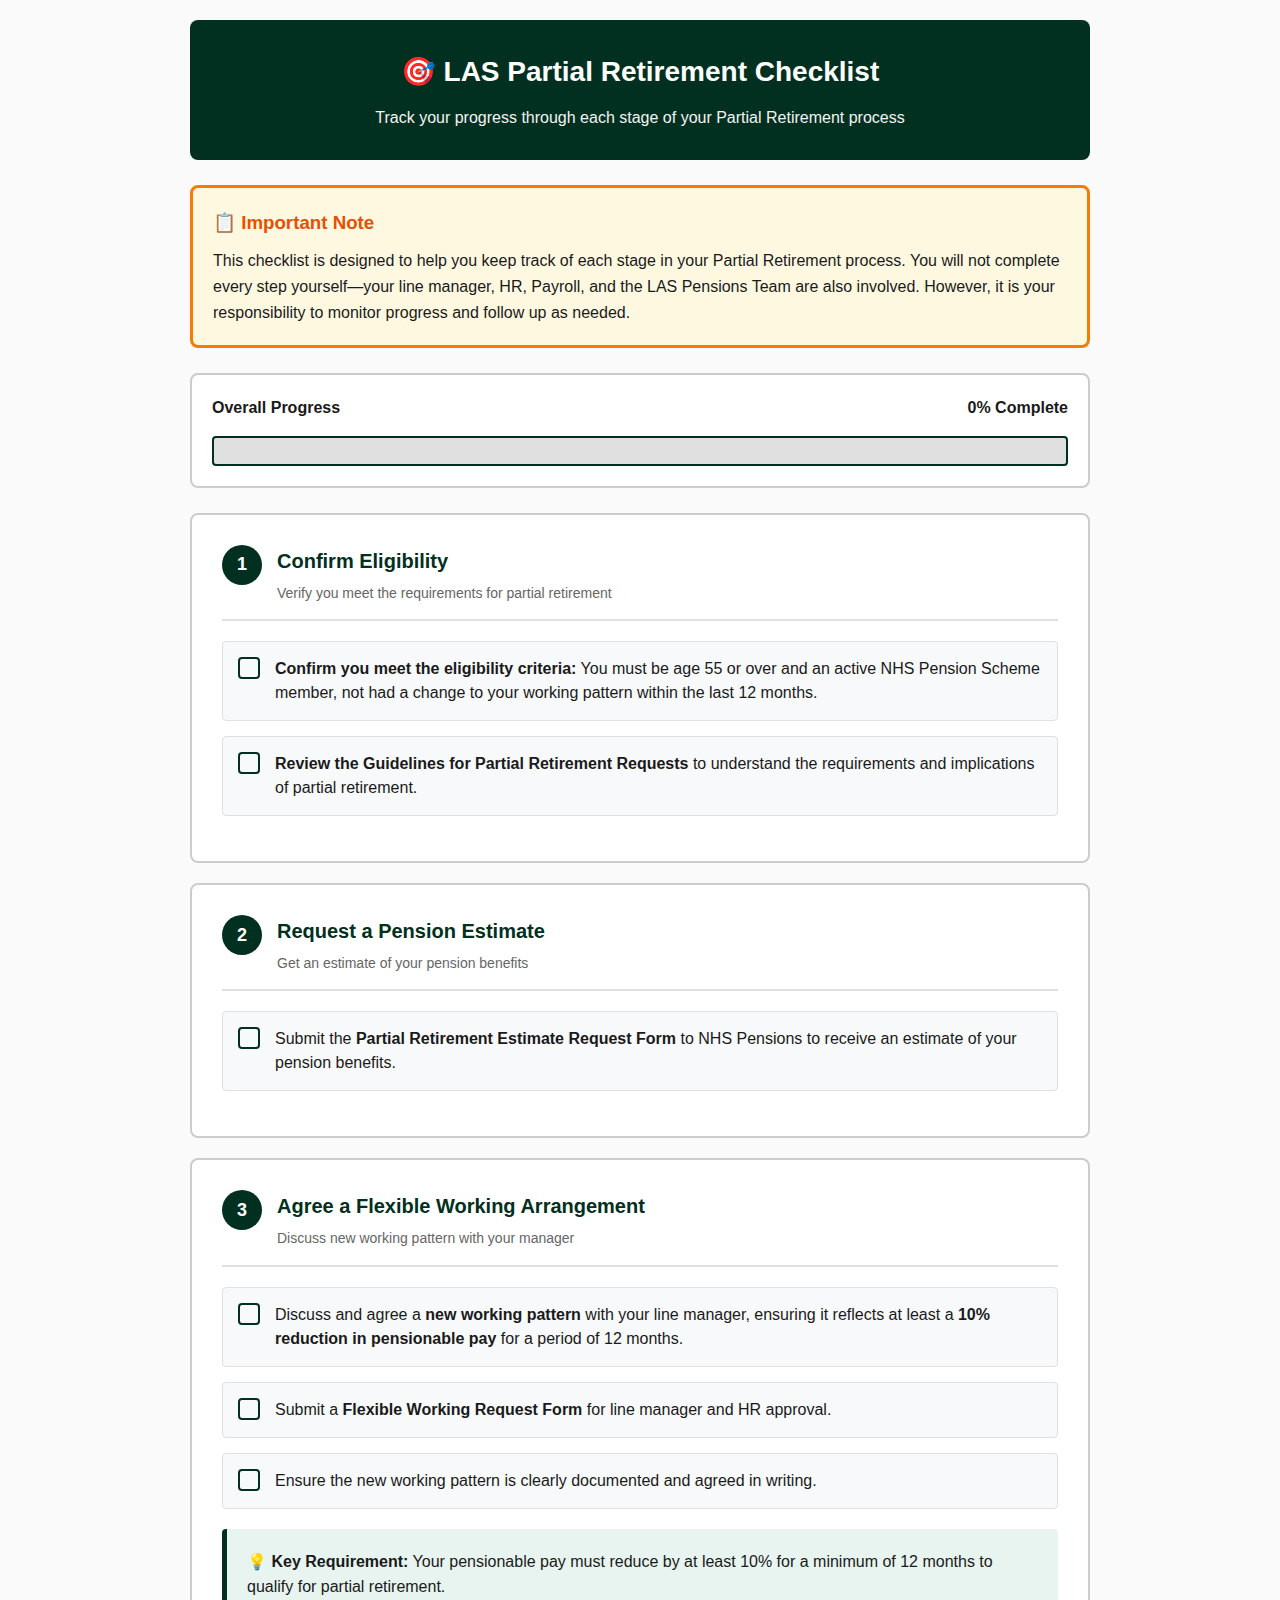
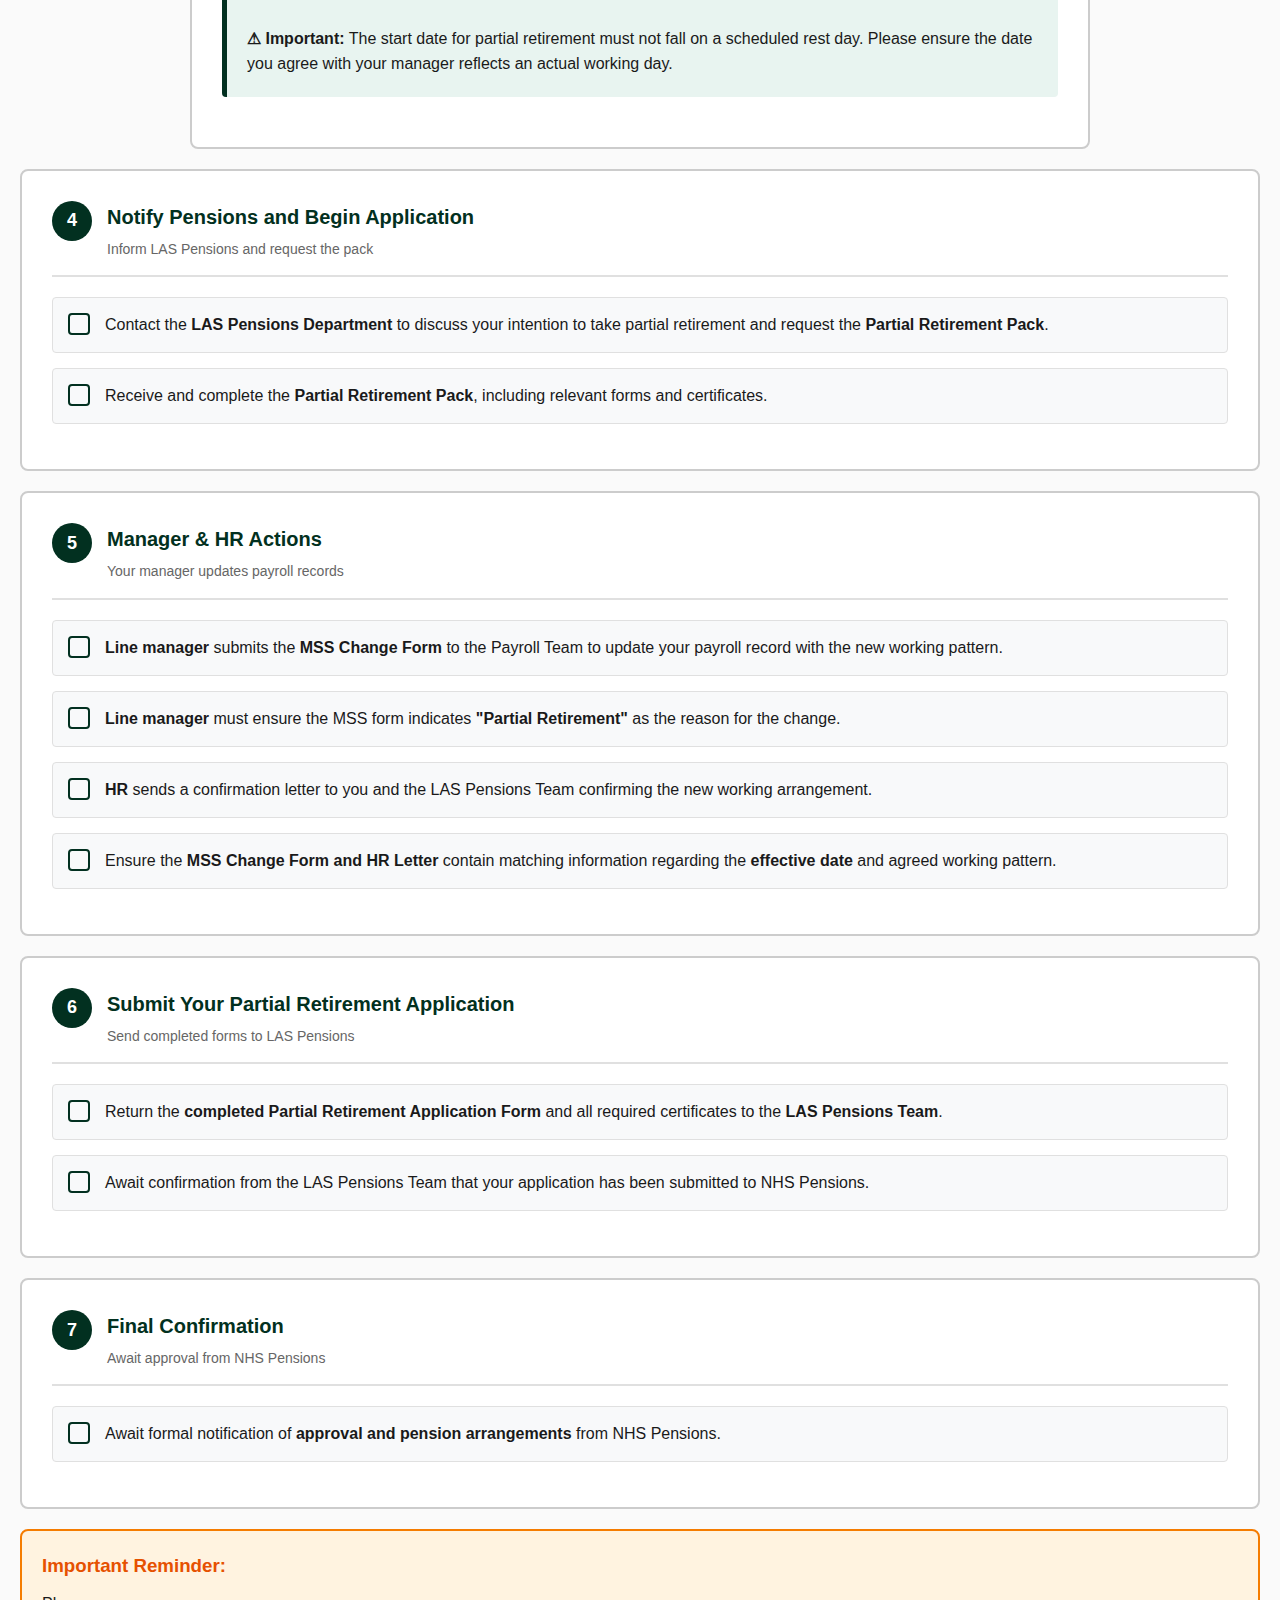
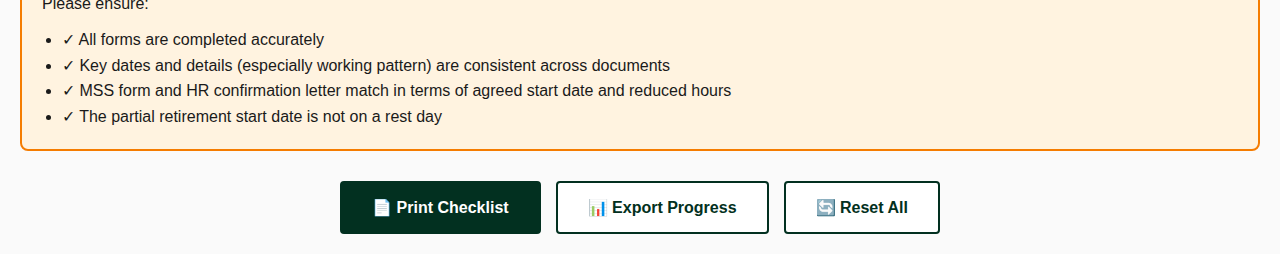
<file: partial-retirement.html>
<!DOCTYPE html>
<html lang="en-GB">
<head>
    <meta charset="UTF-8">
    <meta name="viewport" content="width=device-width, initial-scale=1.0">
    <meta name="robots" content="noindex, nofollow, noarchive">
    <title>LAS Partial Retirement Checklist</title>
    <!-- Favicon PR for Partial Retirement -->
    <link rel="icon" type="image/svg+xml" href="data:image/svg+xml,%3Csvg xmlns='http://www.w3.org/2000/svg' viewBox='0 0 32 32'%3E%3Crect width='32' height='32' rx='4' fill='%23023020'/%3E%3Ctext x='16' y='20' font-family='Arial' font-size='14' font-weight='bold' text-anchor='middle' fill='white'%3EPR%3C/text%3E%3C/svg%3E">
    <style>
        * {
            margin: 0;
            padding: 0;
            box-sizing: border-box;
        }

        body {
            font-family: -apple-system, BlinkMacSystemFont, 'Segoe UI', Arial, sans-serif;
            background: #FAFAFA;
            color: #1A1A1A;
            line-height: 1.6;
            padding: 20px;
            min-height: 100vh;
        }

        .container {
            max-width: 900px;
            margin: 0 auto;
        }

        .header {
            background: #023020;
            color: white;
            padding: 30px;
            text-align: center;
            margin-bottom: 25px;
            border-radius: 8px;
        }

        .header h1 {
            font-size: 28px;
            margin: 0 0 10px 0;
        }

        .header p {
            font-size: 16px;
            margin: 0;
            opacity: 0.95;
        }

        .alert-box {
            background: #FFF8E1;
            border: 3px solid #F57C00;
            padding: 20px;
            margin-bottom: 25px;
            border-radius: 8px;
        }

        .alert-box h3 {
            color: #E65100;
            margin: 0 0 10px 0;
        }

        .progress-container {
            background: white;
            border: 2px solid #CCCCCC;
            padding: 20px;
            margin-bottom: 25px;
            border-radius: 8px;
        }

        .progress-label {
            display: flex;
            justify-content: space-between;
            margin-bottom: 15px;
            font-weight: 600;
            color: #1A1A1A;
        }

        .progress-bar {
            width: 100%;
            height: 30px;
            background: #E0E0E0;
            border: 2px solid #023020;
            border-radius: 4px;
            overflow: hidden;
        }

        .progress-fill {
            height: 100%;
            background: #023020;
            width: 0%;
            transition: width 0.3s ease;
            display: flex;
            align-items: center;
            justify-content: center;
            color: white;
            font-weight: 600;
        }

        .section {
            background: white;
            border: 2px solid #CCCCCC;
            padding: 30px;
            margin-bottom: 20px;
            border-radius: 8px;
        }

        .step-header {
            display: flex;
            align-items: flex-start;
            gap: 15px;
            margin-bottom: 20px;
            padding-bottom: 15px;
            border-bottom: 2px solid #E0E0E0;
        }

        .step-number {
            background: #023020;
            color: white;
            width: 40px;
            height: 40px;
            border-radius: 50%;
            display: flex;
            align-items: center;
            justify-content: center;
            font-weight: 700;
            font-size: 18px;
            flex-shrink: 0;
        }

        .step-number.completed {
            background: #2E7D32;
        }

        .step-title {
            flex: 1;
        }

        .step-title h2 {
            color: #023020;
            margin: 0 0 5px 0;
            font-size: 20px;
        }

        .step-title p {
            color: #666;
            font-size: 14px;
            margin: 0;
        }

        .checklist {
            list-style: none;
            margin: 0;
            padding: 0;
        }

        .checklist-item {
            display: flex;
            align-items: flex-start;
            margin-bottom: 15px;
            padding: 15px;
            background: #F8F9FA;
            border: 1px solid #E0E0E0;
            border-radius: 4px;
            cursor: pointer;
            transition: all 0.2s;
        }

        .checklist-item:hover {
            border-color: #023020;
            background: #F0F7F4;
        }

        .checkbox {
            width: 22px;
            height: 22px;
            border: 2px solid #023020;
            border-radius: 4px;
            margin-right: 15px;
            display: flex;
            align-items: center;
            justify-content: center;
            flex-shrink: 0;
        }

        .checkbox.checked {
            background: #023020;
        }

        .checkbox.checked::after {
            content: '✓';
            color: white;
            font-weight: bold;
        }

        .checklist-content {
            flex: 1;
            line-height: 1.5;
        }

        .checklist-item.completed {
            opacity: 0.7;
            background: #E8F5E9;
        }

        .checklist-item.completed .checklist-content {
            text-decoration: line-through;
            color: #666;
        }

        .info-box {
            background: #E8F4F0;
            border-left: 5px solid #023020;
            padding: 20px;
            margin: 20px 0;
            border-radius: 4px;
        }

        .reminder-box {
            background: #FFF3E0;
            border: 2px solid #F57C00;
            padding: 20px;
            margin: 20px 0;
            border-radius: 8px;
        }

        .reminder-box h3 {
            color: #E65100;
            margin: 0 0 10px 0;
        }

        .reminder-box ul {
            margin: 10px 0 0 20px;
        }

        .action-buttons {
            display: flex;
            gap: 15px;
            justify-content: center;
            margin-top: 30px;
        }

        .button {
            background: #023020;
            color: white;
            border: 2px solid #023020;
            padding: 15px 30px;
            border-radius: 4px;
            cursor: pointer;
            font-weight: 600;
            font-size: 16px;
            text-decoration: none;
        }

        .button:hover {
            background: white;
            color: #023020;
        }

        .button-secondary {
            background: white;
            color: #023020;
        }

        .button-secondary:hover {
            background: #F0F7F4;
        }

        @media (max-width: 768px) {
            .action-buttons {
                flex-direction: column;
            }
            .header h1 {
                font-size: 24px;
            }
        }

        @media print {
            .action-buttons {
                display: none;
            }
            .checklist-item {
                break-inside: avoid;
            }
        }
    </style>
</head>
<body>
    <div class="container">
        <header class="header">
            <h1>🎯 LAS Partial Retirement Checklist</h1>
            <p>Track your progress through each stage of your Partial Retirement process</p>
        </header>

        <div class="alert-box">
            <h3>📋 Important Note</h3>
            <p>This checklist is designed to help you keep track of each stage in your Partial Retirement process. You will not complete every step yourself—your line manager, HR, Payroll, and the LAS Pensions Team are also involved. However, it is your responsibility to monitor progress and follow up as needed.</p>
        </div>

        <div class="progress-container">
            <div class="progress-label">
                <span>Overall Progress</span>
                <span id="progressText">0% Complete</span>
            </div>
            <div class="progress-bar">
                <div class="progress-fill" id="progressBar"></div>
            </div>
        </div>

        <!-- Step 1 -->
        <div class="section">
            <div class="step-header">
                <div class="step-number" id="step-icon-1">1</div>
                <div class="step-title">
                    <h2>Confirm Eligibility</h2>
                    <p>Verify you meet the requirements for partial retirement</p>
                </div>
            </div>
            <ul class="checklist">
                <li class="checklist-item" onclick="toggleItem('1-1')">
                    <div class="checkbox" id="check-1-1"></div>
                    <div class="checklist-content">
                        <strong>Confirm you meet the eligibility criteria:</strong> You must be age 55 or over and an active NHS Pension Scheme member, not had a change to your working pattern within the last 12 months.
                    </div>
                </li>
                <li class="checklist-item" onclick="toggleItem('1-2')">
                    <div class="checkbox" id="check-1-2"></div>
                    <div class="checklist-content">
                        <strong>Review the Guidelines for Partial Retirement Requests</strong> to understand the requirements and implications of partial retirement.
                    </div>
                </li>
            </ul>
        </div>

        <!-- Step 2 -->
        <div class="section">
            <div class="step-header">
                <div class="step-number" id="step-icon-2">2</div>
                <div class="step-title">
                    <h2>Request a Pension Estimate</h2>
                    <p>Get an estimate of your pension benefits</p>
                </div>
            </div>
            <ul class="checklist">
                <li class="checklist-item" onclick="toggleItem('2-1')">
                    <div class="checkbox" id="check-2-1"></div>
                    <div class="checklist-content">
                        Submit the <strong>Partial Retirement Estimate Request Form</strong> to NHS Pensions to receive an estimate of your pension benefits.
                    </div>
                </li>
            </ul>
        </div>

        <!-- Step 3 -->
        <div class="section">
            <div class="step-header">
                <div class="step-number" id="step-icon-3">3</div>
                <div class="step-title">
                    <h2>Agree a Flexible Working Arrangement</h2>
                    <p>Discuss new working pattern with your manager</p>
                </div>
            </div>
            <ul class="checklist">
                <li class="checklist-item" onclick="toggleItem('3-1')">
                    <div class="checkbox" id="check-3-1"></div>
                    <div class="checklist-content">
                        Discuss and agree a <strong>new working pattern</strong> with your line manager, ensuring it reflects at least a <strong>10% reduction in pensionable pay</strong> for a period of 12 months.
                    </div>
                </li>
                <li class="checklist-item" onclick="toggleItem('3-2')">
                    <div class="checkbox" id="check-3-2"></div>
                    <div class="checklist-content">
                        Submit a <strong>Flexible Working Request Form</strong> for line manager and HR approval.
                    </div>
                </li>
                <li class="checklist-item" onclick="toggleItem('3-3')">
                    <div class="checkbox" id="check-3-3"></div>
                    <div class="checklist-content">
                        Ensure the new working pattern is clearly documented and agreed in writing.
                    </div>
                </li>
            </ul>
            <div class="info-box">
    <strong>💡 Key Requirement:</strong> Your pensionable pay must reduce by at least 10% for a minimum of 12 months to qualify for partial retirement. <br><br>
    <strong>⚠ Important:</strong> The start date for partial retirement must not fall on a scheduled rest day. Please ensure the date you agree with your manager reflects an actual working day.
</div>

        </div>
        </div>

        <!-- Step 4 -->
        <div class="section">
            <div class="step-header">
                <div class="step-number" id="step-icon-4">4</div>
                <div class="step-title">
                    <h2>Notify Pensions and Begin Application</h2>
                    <p>Inform LAS Pensions and request the pack</p>
                </div>
            </div>
            <ul class="checklist">
                <li class="checklist-item" onclick="toggleItem('4-1')">
                    <div class="checkbox" id="check-4-1"></div>
                    <div class="checklist-content">
                        Contact the <strong>LAS Pensions Department</strong> to discuss your intention to take partial retirement and request the <strong>Partial Retirement Pack</strong>.
                    </div>
                </li>
                <li class="checklist-item" onclick="toggleItem('4-2')">
                    <div class="checkbox" id="check-4-2"></div>
                    <div class="checklist-content">
                        Receive and complete the <strong>Partial Retirement Pack</strong>, including relevant forms and certificates.
                    </div>
                </li>
            </ul>
        </div>

        <!-- Step 5 -->
        <div class="section">
            <div class="step-header">
                <div class="step-number" id="step-icon-5">5</div>
                <div class="step-title">
                    <h2>Manager & HR Actions</h2>
                    <p>Your manager updates payroll records</p>
                </div>
            </div>
            <ul class="checklist">
                <li class="checklist-item" onclick="toggleItem('5-1')">
                    <div class="checkbox" id="check-5-1"></div>
                    <div class="checklist-content">
                        <strong>Line manager</strong> submits the <strong>MSS Change Form</strong> to the Payroll Team to update your payroll record with the new working pattern.
                    </div>
                </li>
                <li class="checklist-item" onclick="toggleItem('5-2')">
                    <div class="checkbox" id="check-5-2"></div>
                    <div class="checklist-content">
                        <strong>Line manager</strong> must ensure the MSS form indicates <strong>"Partial Retirement"</strong> as the reason for the change.
                    </div>
                </li>
                <li class="checklist-item" onclick="toggleItem('5-3')">
                    <div class="checkbox" id="check-5-3"></div>
                    <div class="checklist-content">
                        <strong>HR</strong> sends a confirmation letter to you and the LAS Pensions Team confirming the new working arrangement.
                    </div>
                </li>
                <li class="checklist-item" onclick="toggleItem('5-4')">
                    <div class="checkbox" id="check-5-4"></div>
                    <div class="checklist-content">
                        Ensure the <strong>MSS Change Form and HR Letter</strong> contain matching information regarding the <strong>effective date</strong> and agreed working pattern.
                    </div>
                </li>
            </ul>
        </div>

        <!-- Step 6 -->
        <div class="section">
            <div class="step-header">
                <div class="step-number" id="step-icon-6">6</div>
                <div class="step-title">
                    <h2>Submit Your Partial Retirement Application</h2>
                    <p>Send completed forms to LAS Pensions</p>
                </div>
            </div>
            <ul class="checklist">
                <li class="checklist-item" onclick="toggleItem('6-1')">
                    <div class="checkbox" id="check-6-1"></div>
                    <div class="checklist-content">
                        Return the <strong>completed Partial Retirement Application Form</strong> and all required certificates to the <strong>LAS Pensions Team</strong>.
                    </div>
                </li>
                <li class="checklist-item" onclick="toggleItem('6-2')">
                    <div class="checkbox" id="check-6-2"></div>
                    <div class="checklist-content">
                        Await confirmation from the LAS Pensions Team that your application has been submitted to NHS Pensions.
                    </div>
                </li>
            </ul>
        </div>

        <!-- Step 7 -->
        <div class="section">
            <div class="step-header">
                <div class="step-number" id="step-icon-7">7</div>
                <div class="step-title">
                    <h2>Final Confirmation</h2>
                    <p>Await approval from NHS Pensions</p>
                </div>
            </div>
            <ul class="checklist">
                <li class="checklist-item" onclick="toggleItem('7-1')">
                    <div class="checkbox" id="check-7-1"></div>
                    <div class="checklist-content">
                        Await formal notification of <strong>approval and pension arrangements</strong> from NHS Pensions.
                    </div>
                </li>
            </ul>
        </div>

        <div class="reminder-box">
            <h3>Important Reminder:</h3>
            <p>Please ensure:</p>
            <ul>
    <li>✓ All forms are completed accurately</li>
    <li>✓ Key dates and details (especially working pattern) are consistent across documents</li>
    <li>✓ MSS form and HR confirmation letter match in terms of agreed start date and reduced hours</li>
    <li>✓ The partial retirement start date is not on a rest day</li>
</ul>
        </div>

        <div class="action-buttons">
            <button class="button" onclick="printChecklist()">📄 Print Checklist</button>
            <button class="button button-secondary" onclick="exportProgress()">📊 Export Progress</button>
            <button class="button button-secondary" onclick="resetProgress()">🔄 Reset All</button>
        </div>
    </div>

    <script>
        // Track completion state
        const checklistItems = {};
        const totalItems = 16; // Total number of checkboxes

        // Initialize all items
        for (let i = 1; i <= 7; i++) {
            for (let j = 1; j <= 4; j++) {
                const id = `${i}-${j}`;
                if (document.getElementById(`check-${id}`)) {
                    checklistItems[id] = false;
                }
            }
        }

        // Load saved progress
        window.onload = function() {
            loadProgress();
            updateProgress();
        };

        function toggleItem(id) {
            checklistItems[id] = !checklistItems[id];
            const checkbox = document.getElementById(`check-${id}`);
            const item = checkbox.parentElement;
            
            if (checklistItems[id]) {
                checkbox.classList.add('checked');
                item.classList.add('completed');
            } else {
                checkbox.classList.remove('checked');
                item.classList.remove('completed');
            }
            
            updateProgress();
            saveProgress();
        }

        function updateProgress() {
            const completed = Object.values(checklistItems).filter(v => v).length;
            const percentage = Math.round((completed / Object.keys(checklistItems).length) * 100);
            
            document.getElementById('progressBar').style.width = percentage + '%';
            document.getElementById('progressBar').textContent = percentage > 0 ? percentage + '%' : '';
            document.getElementById('progressText').textContent = percentage + '% Complete';
            
            // Update step icons
            for (let step = 1; step <= 7; step++) {
                let stepComplete = true;
                for (let item = 1; item <= 4; item++) {
                    const id = `${step}-${item}`;
                    if (checklistItems[id] !== undefined && !checklistItems[id]) {
                        stepComplete = false;
                        break;
                    }
                }
                
                const stepIcon = document.getElementById(`step-icon-${step}`);
                if (stepIcon) {
                    if (stepComplete) {
                        stepIcon.classList.add('completed');
                        stepIcon.innerHTML = '✓';
                    } else {
                        stepIcon.classList.remove('completed');
                        stepIcon.innerHTML = step.toString();
                    }
                }
            }
        }

        function saveProgress() {
            localStorage.setItem('partialRetirementProgress', JSON.stringify(checklistItems));
            localStorage.setItem('partialRetirementDate', new Date().toISOString());
        }

        function loadProgress() {
            const saved = localStorage.getItem('partialRetirementProgress');
            if (saved) {
                const savedItems = JSON.parse(saved);
                Object.keys(savedItems).forEach(id => {
                    if (savedItems[id]) {
                        checklistItems[id] = true;
                        const checkbox = document.getElementById(`check-${id}`);
                        if (checkbox) {
                            checkbox.classList.add('checked');
                            checkbox.parentElement.classList.add('completed');
                        }
                    }
                });
            }
        }

        function resetProgress() {
            if (confirm('Are you sure you want to reset all progress? This cannot be undone.')) {
                Object.keys(checklistItems).forEach(id => {
                    checklistItems[id] = false;
                    const checkbox = document.getElementById(`check-${id}`);
                    if (checkbox) {
                        checkbox.classList.remove('checked');
                        checkbox.parentElement.classList.remove('completed');
                    }
                });
                
                localStorage.removeItem('partialRetirementProgress');
                localStorage.removeItem('partialRetirementDate');
                updateProgress();
            }
        }

        function printChecklist() {
            window.print();
        }

        function exportProgress() {
            let report = "LAS PARTIAL RETIREMENT CHECKLIST\n";
            report += "Generated: " + new Date().toLocaleDateString() + "\n";
            report += "=====================================\n\n";
            
            const steps = [
                'Confirm Eligibility',
                'Request a Pension Estimate',
                'Agree a Flexible Working Arrangement',
                'Notify Pensions and Begin Application',
                'Manager & HR Actions',
                'Submit Your Partial Retirement Application',
                'Final Confirmation'
            ];
            
            steps.forEach((stepName, stepIndex) => {
                report += `STEP ${stepIndex + 1}: ${stepName}\n`;
                
                for (let item = 1; item <= 4; item++) {
                    const id = `${stepIndex + 1}-${item}`;
                    const checkbox = document.getElementById(`check-${id}`);
                    if (checkbox) {
                        const text = checkbox.nextElementSibling.textContent.trim();
                        const status = checklistItems[id] ? "✓" : "○";
                        report += `  ${status} ${text}\n`;
                    }
                }
                report += "\n";
            });
            
            const completed = Object.values(checklistItems).filter(v => v).length;
            const percentage = Math.round((completed / Object.keys(checklistItems).length) * 100);
            report += `Overall Progress: ${percentage}% Complete (${completed}/${Object.keys(checklistItems).length} items)\n`;
            
            // Create download
            const blob = new Blob([report], { type: 'text/plain' });
            const url = window.URL.createObjectURL(blob);
            const a = document.createElement('a');
            a.href = url;
            a.download = 'Partial_Retirement_Progress_' + new Date().toISOString().split('T')[0] + '.txt';
            a.click();
        }
    </script>
</body>
</html>
</file>
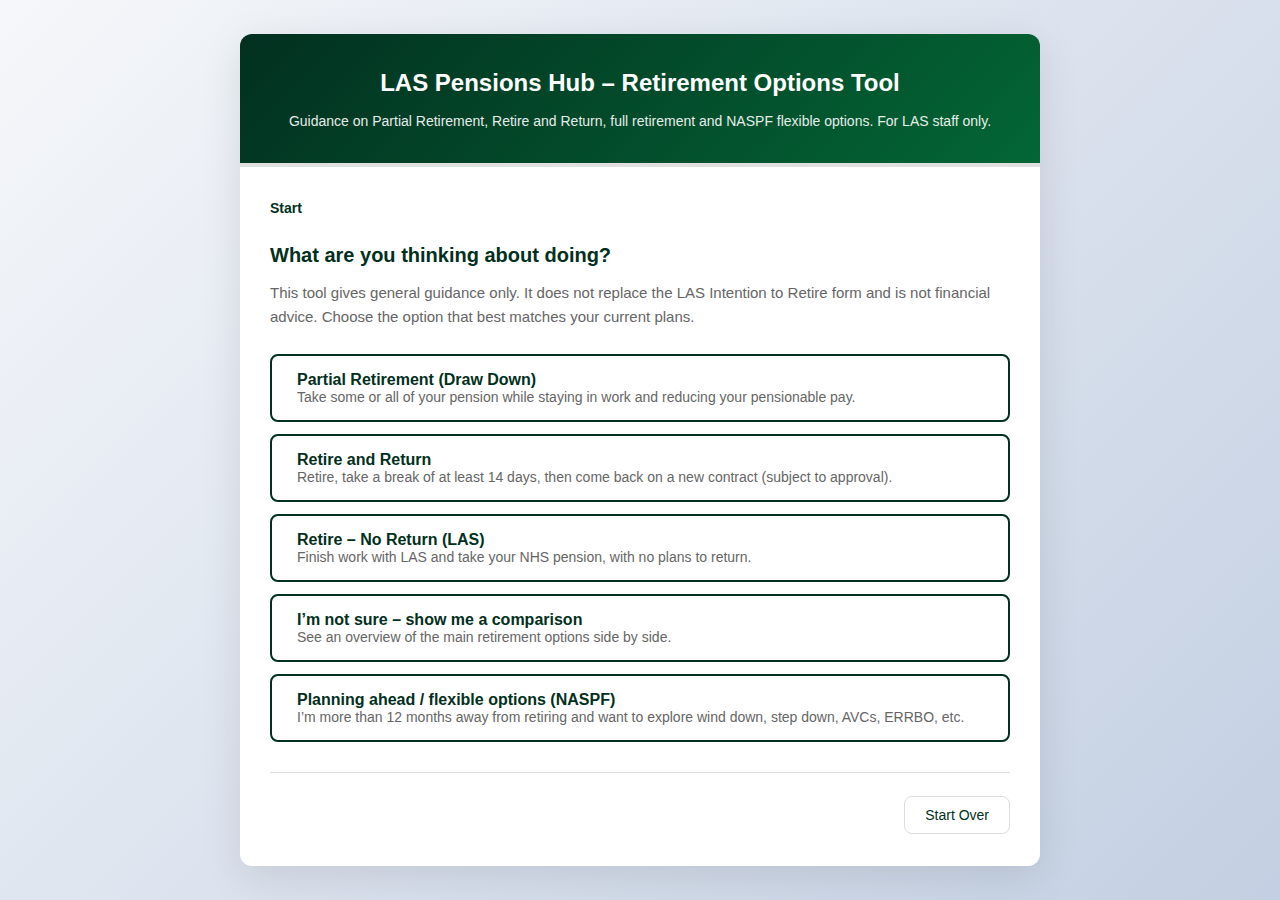
<file: retirement-options-tool.html>
<!DOCTYPE html>
<html lang="en-GB">
<head>
  <meta charset="UTF-8" />
  <meta name="viewport" content="width=device-width, initial-scale=1.0" />
  <meta name="robots" content="noindex, nofollow, noarchive" />
  <title>NHS Retirement Options Tool</title>

  <!-- Favicon -->
  <link
    rel="icon"
    type="image/svg+xml"
    href="data:image/svg+xml,%3Csvg xmlns='http://www.w3.org/2000/svg' viewBox='0 0 32 32'%3E%3Crect width='32' height='32' rx='4' fill='%23023020'/%3E%3Ctext x='16' y='22' font-family='Arial' font-size='18' font-weight='bold' text-anchor='middle' fill='white'%3ERE%3C/text%3E%3C/svg%3E"
  />

  <style>
    * { margin: 0; padding: 0; box-sizing: border-box; }
    body {
      font-family: -apple-system, BlinkMacSystemFont, 'Segoe UI', Arial, sans-serif;
      background: linear-gradient(135deg, #f5f7fa 0%, #c3cfe2 100%);
      min-height: 100vh;
      display: flex;
      justify-content: center;
      align-items: center;
      padding: 20px;
      line-height: 1.6;
    }

    .container {
      background: #fff;
      border-radius: 12px;
      box-shadow: 0 10px 40px rgba(0, 0, 0, 0.1);
      max-width: 800px;
      width: 100%;
      overflow: hidden;
    }

    .header {
      background: linear-gradient(135deg, #023020 0%, #036635 100%);
      color: #fff;
      padding: 30px;
      text-align: center;
    }
    .header h1 { font-size: 24px; font-weight: 600; margin-bottom: 8px; }
    .header p { opacity: 0.9; font-size: 14px; }

    .progress-bar { height: 4px; background: #e0e0e0; position: relative; overflow: hidden; }
    .progress-fill { height: 100%; background: #023020; width: 0; transition: width 0.3s ease; }

    .content { padding: 30px; min-height: 300px; }
    .step { display: none; animation: fadeIn 0.3s ease; }
    .step.active { display: block; }
    @keyframes fadeIn {
      from { opacity: 0; transform: translateY(10px);}
      to { opacity: 1; transform: translateY(0);}
    }

    .question { margin-bottom: 25px; }
    .question h2 { color: #023020; font-size: 20px; margin-bottom: 10px; }
    .question p { color: #666; font-size: 15px; }

    .button-group { display: flex; flex-direction: column; gap: 12px; margin-top: 20px; }
    button {
      background: #fff;
      color: #023020;
      border: 2px solid #023020;
      padding: 15px 25px;
      border-radius: 8px;
      font-size: 16px;
      font-weight: 500;
      cursor: pointer;
      transition: all 0.3s ease;
      text-align: left;
      position: relative;
    }
    button:hover,
    button:focus {
      background: #023020;
      color: #fff;
      transform: translateX(5px);
    }
    button:focus { outline: 3px solid #036635; outline-offset: 2px; }
    button[disabled] { opacity: 0.5; cursor: not-allowed; }

    .result {
      background: #f8f9fa;
      border-left: 4px solid #023020;
      padding: 20px;
      border-radius: 8px;
      margin-top: 10px;
    }
    .result h3 { color: #023020; margin-bottom: 10px; font-size: 18px; }
    .result p { color: #333; margin-bottom: 10px; }
    .result ul { margin-left: 20px; color: #555; }
    .result ul li { margin-bottom: 8px; }

    .navigation {
      display: flex;
      justify-content: space-between;
      align-items: center;
      margin-top: 30px;
      padding-top: 20px;
      border-top: 1px solid #e0e0e0;
    }
    .nav-button {
      background: transparent;
      color: #023020;
      border: 1px solid #ddd;
      padding: 10px 20px;
      font-size: 14px;
      display: flex;
      align-items: center;
      gap: 8px;
    }
    .nav-button:hover {
      background: #f8f9fa;
      transform: none;
    }

    .breadcrumbs {
      display: flex;
      align-items: center;
      gap: 8px;
      margin-bottom: 20px;
      font-size: 14px;
      color: #666;
      flex-wrap: wrap;
    }
    .breadcrumb { display: flex; align-items: center; gap: 8px; }
    .breadcrumb.active { color: #023020; font-weight: 600; }
    .arrow { font-size: 18px; }

    .info-box {
      background: #e8f4f0;
      border: 1px solid #a3d4c7;
      padding: 15px;
      border-radius: 8px;
      margin-top: 15px;
      font-size: 14px;
    }
    .info-box strong { color: #023020; }

    table {
      width: 100%;
      border-collapse: collapse;
      margin-top: 10px;
      font-size: 14px;
    }
    th, td {
      border: 1px solid #ddd;
      padding: 8px;
      vertical-align: top;
    }
    th {
      background: #f0f2f5;
      color: #023020;
      text-align: left;
    }

    @media (max-width: 480px) {
      .header h1 { font-size: 20px; }
      .content { padding: 20px; }
      button { padding: 12px 20px; font-size: 15px; }
      table { font-size: 13px; }
    }

    a { color: #023020; text-decoration: none; }
    a:hover { text-decoration: underline; }
  </style>
</head>
<body>
  <div class="container" role="application" aria-label="NHS Retirement Options Tool">
    <div class="header">
      <h1>LAS Pensions Hub – Retirement Options Tool</h1>
      <p>Guidance on Partial Retirement, Retire and Return, full retirement and NASPF flexible options. For LAS staff only.</p>
    </div>

    <div class="progress-bar" aria-hidden="true">
      <div class="progress-fill" id="progressBar"></div>
    </div>

    <div class="content">
      <div id="breadcrumbs" class="breadcrumbs" aria-label="Progress through questionnaire"></div>

      <!-- Step 1: Start -->
      <div class="step active" data-step="1" aria-live="polite">
        <div class="question">
          <h2>What are you thinking about doing?</h2>
          <p>
            This tool gives general guidance only. It does not replace the LAS Intention to Retire form and is not financial advice.
            Choose the option that best matches your current plans.
          </p>
        </div>
        <div class="button-group" role="group" aria-label="Retirement options">
          <button onclick="app.handleChoice('partial')" aria-describedby="partial-desc">
            <strong>Partial Retirement (Draw Down)</strong>
            <div id="partial-desc" style="font-size: 14px; color: #666; font-weight: normal;">
              Take some or all of your pension while staying in work and reducing your pensionable pay.
            </div>
          </button>

          <button onclick="app.handleChoice('rtr')" aria-describedby="rtr-desc">
            <strong>Retire and Return</strong>
            <div id="rtr-desc" style="font-size: 14px; color: #666; font-weight: normal;">
              Retire, take a break of at least 14 days, then come back on a new contract (subject to approval).
            </div>
          </button>

          <button onclick="app.handleChoice('full')" aria-describedby="full-desc">
            <strong>Retire – No Return (LAS)</strong>
            <div id="full-desc" style="font-size: 14px; color: #666; font-weight: normal;">
              Finish work with LAS and take your NHS pension, with no plans to return.
            </div>
          </button>

          <button onclick="app.handleChoice('info')" aria-describedby="info-desc">
            <strong>I’m not sure – show me a comparison</strong>
            <div id="info-desc" style="font-size: 14px; color: #666; font-weight: normal;">
              See an overview of the main retirement options side by side.
            </div>
          </button>

          <button onclick="app.handleChoice('plan')" aria-describedby="plan-desc">
            <strong>Planning ahead / flexible options (NASPF)</strong>
            <div id="plan-desc" style="font-size: 14px; color: #666; font-weight: normal;">
              I’m more than 12 months away from retiring and want to explore wind down, step down, AVCs, ERRBO, etc.
            </div>
          </button>
        </div>
      </div>

      <!-- Step 2: Partial – 10% reduction check -->
      <div class="step" data-step="2">
        <div class="question">
          <h2>Can you reduce your pensionable pay by at least 10% for 12 months?</h2>
          <p>
            To use <strong>Partial Retirement (Draw Down)</strong>, NHS Pensions require your
            <strong>pensionable pay</strong> to reduce by at least <strong>10%</strong>
            for at least <strong>12 months</strong>. This is usually achieved by:
          </p>
          <ul style="margin-left: 20px; color: #555; margin-top: 8px;">
            <li>Reducing your hours in your current role (wind down), and/or</li>
            <li>Stepping down to a lower banded role with lower pensionable pay (step down).</li>
          </ul>
        </div>
        <div class="button-group">
          <button onclick="app.handlePartialEligibility(true)">
            Yes – I can reduce my pensionable pay by at least 10% for 12 months
          </button>
          <button onclick="app.handlePartialEligibility(false)">
            No / not sure – I can’t commit to that level of reduction
          </button>
        </div>
      </div>

      <!-- Step 3: Partial Retirement – likely suitable -->
      <div class="step" data-step="3">
        <div class="result">
          <h3>✓ Partial Retirement (Draw Down) – key points</h3>
          <p>
            Partial retirement may be suitable if you want to <strong>stay in work</strong> but start taking
            some or all of your NHS pension.
          </p>
          <p><strong>Headline features:</strong></p>
          <ul>
            <li>You can usually take between <strong>20% and 100%</strong> of your pension benefits.</li>
            <li>You <strong>stay employed</strong> by LAS – there is <strong>no need to terminate</strong> your contract.</li>
            <li>You must reduce your <strong>pensionable pay</strong> by at least <strong>10% for 12 months</strong>.</li>
            <li>You can normally draw down pension on up to <strong>two occasions</strong> before full retirement.</li>
            <li>You can continue to build further benefits in the <strong>2015 Scheme</strong> (if eligible).</li>
            <li>Benefits taken before your Normal Pension Age will be <strong>actuarially reduced</strong>.</li>
          </ul>

          <p><strong>Next steps (linked to the Intention to Retire form):</strong></p>
          <ul>
            <li>
              <strong>Check your eligibility</strong> and read the NHSBSA guidance on Partial Retirement and
              flexible retirement calculators.
            </li>
            <li>
              <strong>Discuss and agree</strong> your proposed working pattern or step-down with your
              <strong>line manager</strong> and <strong>HR</strong>, including how overtime will be managed during the 12-month period.
            </li>
            <li>
              Consider requesting a <strong>pension estimate directly from NHS Pensions</strong> so you can see
              the impact of different retirement dates.
            </li>
            <li>
              Once agreed, complete the <strong>LAS Intention to Retire form</strong> and tick
              <strong>“Partial Retirement (Draw Down)”</strong>, then send it to the LAS Pensions Department.
            </li>
            <li>
              Aim to give at least <strong>3 months’ notice</strong> before the date you want partial retirement to start.
            </li>
          </ul>

          <div class="info-box">
            <strong>Important:</strong> Partial retirement must be approved by Management and HR.
            Your reduced pensionable pay must be maintained for at least 12 months. If you later
            increase your pay too soon (for example via extra hours or promotion), this could affect
            your eligibility for the pension already taken.
          </div>

          <p style="margin-top: 15px;">
            You may also find it helpful to view a <strong>comparison of options</strong> before you decide:
          </p>
          <div class="button-group">
            <button onclick="app.goToStep(7)">View comparison of retirement options</button>
          </div>
        </div>
      </div>

      <!-- Step 4: Partial Retirement – not currently suitable -->
      <div class="step" data-step="4">
        <div class="result">
          <h3>⚠ Partial Retirement may not be suitable right now</h3>
          <p>
            Partial retirement requires your <strong>pensionable pay</strong> to reduce by at least
            <strong>10% for 12 months</strong>. If that cannot be achieved or approved, this option may not currently
            be available.
          </p>
          <p><strong>Consider the following:</strong></p>
          <ul>
            <li>
              Talk to your <strong>line manager</strong> and <strong>HR</strong> about whether a change in hours (wind down) or
              a lower-banded role (step down) could be agreed in future.
            </li>
            <li>
              If a 10% reduction cannot be maintained, you may wish to look at
              <strong>Retire and Return</strong> instead, which uses a break in service and a new contract rather than
              a pay reduction before retirement.
            </li>
            <li>
              You can still request a <strong>pension estimate</strong> from NHS Pensions to understand the figures
              for different retirement ages.
            </li>
          </ul>

          <div class="info-box">
            <strong>Tip:</strong> Even if partial retirement is not possible now, flexible options such as
            <strong>wind down</strong> (reducing hours) or <strong>step down</strong> (moving to a lower-banded role) may still
            support your wellbeing and work–life balance in the lead-up to retirement.
          </div>

          <div class="button-group" style="margin-top: 15px;">
            <button onclick="app.handleChoice('rtr')">Look at Retire and Return instead</button>
            <button onclick="app.goToStep(7)">Show comparison of options</button>
          </div>
        </div>
      </div>

      <!-- Step 5: Retire and Return -->
      <div class="step" data-step="5">
        <div class="result">
          <h3>✓ Retire and Return – key points</h3>
          <p>
            <strong>Retire and Return</strong> allows you to take your NHS pension, have a break in service,
            and then return to work for LAS on a new contract (subject to approval).
          </p>
          <p><strong>Headline features:</strong></p>
          <ul>
            <li>
              You <strong>retire from LAS</strong> and take a <strong>mandatory break of at least 14 days</strong>
              (Sunday to Saturday) before returning.
            </li>
            <li>
              You come back on a <strong>new contract of employment</strong> with a new Date Entered Service.
            </li>
            <li>
              If you are currently on <strong>Section 5</strong>, any <strong>new contract will be on Section 2</strong> terms.
            </li>
            <li>
              Your previous service will still count for things like <strong>annual leave</strong> (subject to local policy),
              but some entitlements may change if the break is long.
            </li>
            <li>
              You may be able to <strong>re-join the 2015 Scheme</strong> and continue to build pension, depending on age and eligibility.
            </li>
          </ul>

          <p><strong>Next steps (linked to the Intention to Retire form):</strong></p>
          <ul>
            <li>
              Discuss your plans with your <strong>line manager</strong> and <strong>HR</strong> before you give formal notice,
              including proposed hours, role and start date of the return.
            </li>
            <li>
              Check your pension position and, if needed, request an <strong>estimate from NHS Pensions</strong>.
            </li>
            <li>
              When ready, complete the <strong>LAS Intention to Retire form</strong> and select
              <strong>“Retire and Return”</strong>.
            </li>
            <li>
              Aim to give at least <strong>3 months’ notice</strong> before your retirement date so your AW8 and retirement
              pack can be prepared in time.
            </li>
            <li>
              Ensure you understand how your <strong>new contract</strong> will be structured (band, hours, Section 2,
              work pattern, location).
            </li>
          </ul>

          <div class="info-box">
            <strong>Important:</strong> Retire and Return must be approved by Management and HR and
            must also comply with LAS and NHS Pensions rules. This tool does not grant approval and
            does not replace any formal process or policy.
          </div>

          <p style="margin-top: 15px;">
            If you are unsure whether Retire and Return or Partial Retirement is better for you, you can view a
            simple comparison:
          </p>
          <div class="button-group">
            <button onclick="app.goToStep(7)">View comparison of retirement options</button>
          </div>
        </div>
      </div>

      <!-- Step 6: Retire – No Return -->
      <div class="step" data-step="6">
        <div class="result">
          <h3>✓ Retire – No Return (LAS)</h3>
          <p>
            You are planning to <strong>leave LAS and not return</strong>. You will take your NHS pension in line
            with the Scheme rules and will not be taking up a new LAS contract.
          </p>
          <p><strong>Headline features:</strong></p>
          <ul>
            <li>
              You resign from your LAS post and <strong>fully retire</strong> from your role.
            </li>
            <li>
              You normally do <strong>not</strong> intend to return to LAS, although you could work elsewhere
              in future within HMRC and NHS Pensions rules.
            </li>
            <li>
              Your NHS pension is put into payment from the agreed retirement date (subject to NHS Pensions approval).
            </li>
            <li>
              If you retire <strong>before</strong> your Normal Pension Age, your benefits may be
              <strong>actuarially reduced</strong>.
            </li>
          </ul>

          <p><strong>Next steps (linked to the Intention to Retire form):</strong></p>
          <ul>
            <li>
              Discuss your intended <strong>retirement date</strong> and notice period with your
              <strong>line manager</strong> and <strong>HR</strong>.
            </li>
            <li>
              Consider requesting a <strong>pension estimate from NHS Pensions</strong> to confirm figures for your planned date.
            </li>
            <li>
              Complete the <strong>LAS Intention to Retire form</strong> and select
              <strong>“Retire – No Return (LAS)”</strong>.
            </li>
            <li>
              The LAS Pensions Department will then issue your retirement pack (including the AW8 form) once
              your termination form has been received and processed.
            </li>
          </ul>

          <div class="info-box">
            <strong>Reminder:</strong> This option is for staff who do not plan to return to LAS. If you think
            you might want to come back later, you may wish to explore <strong>Retire and Return</strong> first.
          </div>

          <div class="button-group" style="margin-top: 15px;">
            <button onclick="app.goToStep(7)">View comparison of retirement options</button>
          </div>
        </div>
      </div>

      <!-- Step 7: Comparison / General Info -->
      <div class="step" data-step="7">
        <div class="result">
          <h3>📋 Comparing your main retirement options</h3>
          <p>
            This table summarises the main differences between <strong>Partial Retirement (Draw Down)</strong>,
            <strong>Retire and Return</strong>, and <strong>Retire – No Return (LAS)</strong>, plus other flexibilities such as
            wind down and step down.
          </p>

          <table aria-label="Comparison of retirement options">
            <thead>
              <tr>
                <th>Option</th>
                <th>What it involves</th>
                <th>Break in service?</th>
                <th>Contract / pay changes</th>
              </tr>
            </thead>
            <tbody>
              <tr>
                <td><strong>Partial Retirement (Draw Down)</strong></td>
                <td>
                  Take some or all of your pension while staying in employment. You continue working
                  on reduced pensionable pay and may build further pension in the 2015 Scheme.
                </td>
                <td><strong>No</strong> – you remain continuously employed by LAS.</td>
                <td>
                  Must reduce pensionable pay by at least <strong>10% for 12 months</strong> (e.g. fewer hours or
                  lower-banded role). Contract continues; pattern/pay is varied.
                </td>
              </tr>
              <tr>
                <td><strong>Retire and Return</strong></td>
                <td>
                  Retire and take your pension, take a break (minimum 14 days), then return to LAS on
                  a new contract if approved.
                </td>
                <td>
                  <strong>Yes</strong> – mandatory break of at least 14 days (Sunday to Saturday) between
                  retirement and return.
                </td>
                <td>
                  New contract, new Date Entered Service. If you were on <strong>Section 5</strong>, you return on
                  <strong>Section 2</strong> terms. Hours, role and location are agreed with management and HR.
                </td>
              </tr>
              <tr>
                <td><strong>Retire – No Return (LAS)</strong></td>
                <td>
                  Finish work with LAS and take your NHS pension. No planned return to LAS employment.
                </td>
                <td>
                  You leave LAS at your retirement date (no planned re-employment with LAS).
                </td>
                <td>
                  Your LAS contract ends. No new contract is issued. You are fully retired from LAS.
                </td>
              </tr>
              <tr>
                <td><strong>Wind Down / Step Down</strong></td>
                <td>
                  Stay in work but reduce hours (wind down) and/or move to a lower-banded role
                  (step down) without taking pension yet. May be used on its own or alongside partial retirement.
                </td>
                <td><strong>No</strong> – you remain in employment.</td>
                <td>
                  Reduced hours and/or lower-banded role with lower pensionable pay. Local approval and business
                  need apply. May support the 10% reduction needed for partial retirement.
                </td>
              </tr>
            </tbody>
          </table>

          <div class="info-box">
            <strong>Important:</strong> This tool is for <strong>guidance only</strong> and does not override any NHS Pensions
            or LAS policies. It is not financial advice. For personalised advice, you should speak to an
            independent financial adviser.
          </div>

          <p style="margin-top: 15px;"><strong>Useful next steps and contacts:</strong></p>
          <ul>
            <li>
              Read the <strong>Ready for Retirement</strong> (or <strong>Planning for Retirement</strong>) page on the
              LAS Pensions Hub for local process details.
            </li>
            <li>
              Contact the <strong>LAS Pensions Department</strong> for questions about forms and local processes:
              <ul style="margin-top: 5px;">
                <li>Tel: <a href="tel:02032674866">020 3267 4866</a></li>
                <li>Email: <a href="mailto:londamb.Pensions@nhs.net">londamb.Pensions@nhs.net</a></li>
              </ul>
            </li>
            <li>
              Visit the NHSBSA website for national guidance on <strong>partial retirement</strong> and
              <strong>flexible retirement options</strong>.
            </li>
          </ul>
        </div>
      </div>

      <!-- Step 8: Planning ahead (NASPF options) -->
      <div class="step" data-step="8">
        <div class="result">
          <h3>🧭 Planning ahead – NASPF flexible retirement options</h3>
          <p>
            If you are more than 12 months away from retiring, the National Ambulance Social Partnership Forum
            (NASPF) guidance highlights several ways to shape your working life and pension before you reach
            retirement.
          </p>

          <p><strong>1. Step down to a lower-graded role</strong></p>
          <ul>
            <li>
              Voluntarily move to a lower-banded role, usually with fewer responsibilities and a different pay rate.
            </li>
            <li>
              Can reduce work intensity and support your wellbeing as you approach retirement.
            </li>
            <li>
              Permanent change – depends on a suitable vacancy and there is no automatic right to move back up.
            </li>
            <li>
              May be used on its own or combined with partial retirement (if the 10% pensionable pay reduction
              requirement is met).
            </li>
          </ul>

          <p><strong>2. Wind down (flexible / part-time working in current role)</strong></p>
          <ul>
            <li>
              Stay in your current role but reduce your hours instead of stepping down to a different post.
            </li>
            <li>
              Final salary benefits already built up in the 1995/2008 sections are based on whole-time equivalent pay,
              not your part-time pay.
            </li>
            <li>
              Future 2015 Scheme pension is based on actual pay – so reducing hours will reduce future build-up.
            </li>
            <li>
              Can help you transition gradually towards retirement and can be used with partial retirement if the
              reduction in hours meets the 10% pensionable pay rule.
            </li>
          </ul>

          <p><strong>3. Additional Pension within the NHS Scheme</strong></p>
          <ul>
            <li>
              Lets you buy extra defined benefit pension in fixed amounts up to the scheme limit while you are an
              active 2015 Scheme member.
            </li>
            <li>
              Cost depends on your age and the amount of additional pension you choose.
            </li>
            <li>
              Increases the secure, inflation-linked income you receive from the NHS Pension Scheme at retirement.
            </li>
          </ul>

          <p><strong>4. Money Purchase AVC (MPAVC)</strong></p>
          <ul>
            <li>
              Extra pension saving with an external provider (e.g. Standard Life or Prudential) alongside your NHS pension.
            </li>
            <li>
              Contributions are invested to build up a pot that can be used at retirement within tax rules.
            </li>
            <li>
              Investment values can go up or down – unlike the defined benefits in the main NHS scheme, they are not guaranteed.
            </li>
          </ul>

          <p><strong>5. Early Retirement Reduction Buy Out (ERRBO)</strong></p>
          <ul>
            <li>
              For 2015 Scheme members – pay extra to reduce or remove some of the early retirement reduction
              if you retire up to 1–3 years before your Normal Pension Age.
            </li>
            <li>
              There is a maximum on the total extra benefits you can buy; cost depends on age and how many years
              of reduction you want to cover.
            </li>
            <li>
              For eligible frontline ambulance staff, part of the ERRBO cost may be met by the employer under the
              national ambulance arrangements.
            </li>
          </ul>

          <div class="info-box">
            <strong>Key considerations across all NASPF options:</strong>
            <ul style="margin-left: 18px; margin-top: 6px;">
              <li>Impact on your take-home pay and future pension build-up.</li>
              <li>Whether the change is permanent (e.g. step down) or can be adjusted later (e.g. wind down hours).</li>
              <li>Whether a suitable post is available and your manager/HR can agree the change.</li>
              <li>Your wider plans – for example, whether you may later use partial retirement or retire and return.</li>
            </ul>
          </div>

          <p style="margin-top: 15px;"><strong>What to do next:</strong></p>
          <ul>
            <li>
              Read the NASPF <strong>Flexible Retirement Options</strong> guide and relevant NHSBSA webpages.
            </li>
            <li>
              Discuss options such as step down or wind down with your <strong>line manager</strong> and <strong>HR</strong>.
            </li>
            <li>
              Use your <strong>Total Reward Statement</strong> and any pension estimates to understand how your choices
              could affect your retirement income.
            </li>
            <li>
              Consider speaking to an <strong>independent financial adviser</strong> if you need personalised financial advice.
            </li>
          </ul>

          <div class="button-group" style="margin-top: 15px;">
            <button onclick="app.goToStep(7)">View comparison of retirement options</button>
          </div>
        </div>
      </div>

      <!-- Navigation -->
      <div class="navigation" id="navigation">
        <button class="nav-button" onclick="app.goBack()" id="backButton">
          <span class="arrow">←</span> Back
        </button>
        <button class="nav-button" onclick="app.reset()">Start Over</button>
      </div>
    </div>
  </div>

  <script>
    const app = {
      currentStep: 1,
      history: [],
      steps: {
        1: { title: 'Start', progress: 0 },
        2: { title: 'Check 10% reduction', progress: 40 },
        3: { title: 'Partial – next steps', progress: 80 },
        4: { title: 'Partial – other options', progress: 80 },
        5: { title: 'Retire and Return', progress: 80 },
        6: { title: 'Retire – No Return', progress: 80 },
        7: { title: 'Compare options', progress: 100 },
        8: { title: 'Planning ahead (NASPF)', progress: 60 }
      },

      init() {
        this.updateBreadcrumbs();
        this.updateProgressBar();
        this.updateNavigation();
      },

      handleChoice(choice) {
        this.history.push(this.currentStep);

        switch (choice) {
          case 'partial':
            this.goToStep(2);
            break;
          case 'rtr':
            this.goToStep(5);
            break;
          case 'full':
            this.goToStep(6);
            break;
          case 'info':
            this.goToStep(7);
            break;
          case 'plan':
            this.goToStep(8);
            break;
        }
      },

      handlePartialEligibility(isEligible) {
        this.history.push(this.currentStep);
        if (isEligible) {
          this.goToStep(3);
        } else {
          this.goToStep(4);
        }
      },

      goToStep(stepNumber) {
        const current = document.querySelector(`.step[data-step="${this.currentStep}"]`);
        if (current) current.classList.remove('active');

        this.currentStep = stepNumber;
        const next = document.querySelector(`.step[data-step="${stepNumber}"]`);
        if (next) next.classList.add('active');

        this.updateBreadcrumbs();
        this.updateProgressBar();
        this.updateNavigation();

        if (next) {
          const firstInteractive = next.querySelector('button, a, input, select, textarea');
          if (firstInteractive) setTimeout(() => firstInteractive.focus(), 100);
        }
      },

      goBack() {
        if (this.history.length > 0) {
          const previousStep = this.history.pop();
          this.goToStep(previousStep);
        }
      },

      reset() {
        const current = document.querySelector(`.step[data-step="${this.currentStep}"]`);
        if (current) current.classList.remove('active');

        this.history = [];
        this.currentStep = 1;

        const start = document.querySelector('.step[data-step="1"]');
        if (start) start.classList.add('active');

        this.updateBreadcrumbs();
        this.updateProgressBar();
        this.updateNavigation();

        const firstBtn = start && start.querySelector('button');
        if (firstBtn) setTimeout(() => firstBtn.focus(), 100);
      },

      updateBreadcrumbs() {
        const container = document.getElementById('breadcrumbs');
        const path = [...this.history, this.currentStep];

        container.innerHTML = path
          .map((step, index) => {
            const isLast = index === path.length - 1;
            const stepInfo = this.steps[step] || { title: `Step ${step}`, progress: 0 };
            return `
              <span class="breadcrumb ${isLast ? 'active' : ''}" ${isLast ? 'aria-current="step"' : ''}>
                ${stepInfo.title}
              </span>
              ${!isLast ? '<span class="arrow" aria-hidden="true">→</span>' : ''}
            `;
          })
          .join('');
      },

      updateProgressBar() {
        const progress = (this.steps[this.currentStep] && this.steps[this.currentStep].progress) || 0;
        document.getElementById('progressBar').style.width = progress + '%';
      },

      updateNavigation() {
        const backButton = document.getElementById('backButton');
        backButton.style.visibility = this.history.length > 0 ? 'visible' : 'hidden';
      }
    };

    document.addEventListener('DOMContentLoaded', () => app.init());
    document.addEventListener('keydown', (e) => {
      if (e.key === 'Escape') app.reset();
    });
  </script>
</body>
</html>
</file>
<file: contribution-rate-checker/assets/styles.css>
/* LAS Contribution Rate Checker – styles.css (contrast-safe, input fixes)
   ---------------------------------------------------------------------- */

:root{
  --brand:#023020;
  --text:#111111;
  --muted:#4A5568;
  --bg:#FAFAFA;
  --panel:#FFFFFF;
  --border:#D6D9DC;
  --focus:#0B69A3;

  --thead-bg:#F2F5F3;
  --thead-text:#0B3A2D;
  --row-active-bg:#E8F4F0;
  --row-active-text:#111111;
}

*{ box-sizing:border-box; }
html,body{ margin:0; padding:0; }
body{
  font-family: -apple-system, BlinkMacSystemFont, "Segoe UI", Arial, sans-serif;
  background:var(--bg);
  color:var(--text);
  line-height:1.5;
}
::placeholder{ color:var(--muted); opacity:1; }

.las-wrap{ max-width: 980px; margin: 0 auto; padding: 20px; }

/* Header */
.las-header{
  background: var(--brand); color:#fff; padding: 22px 20px;
  border-radius: 12px; display:flex; align-items:center; justify-content:space-between; gap:16px; margin-bottom:18px;
}
.las-header h1{ margin:0 0 4px 0; font-size: 22px; }
.las-header .sub{ margin:0; opacity:.95; }
.hc-toggle{ font-weight:600; display:flex; align-items:center; gap:8px; }
.hc-toggle input{ width:18px; height:18px; }

/* Panels */
.las-panel{
  background:var(--panel); color:var(--text);
  border:1px solid var(--border); border-radius:12px; padding:18px; margin-bottom:16px;
}
.panel-title{ margin:0 0 12px 0; font-size:18px; color:var(--brand); }

/* Form */
.grid{ display:grid; grid-template-columns: repeat(2, minmax(0,1fr)); gap:14px; }
.form-row{ display:flex; flex-direction:column; gap:6px; }
.form-row span{ font-weight:600; }

/* IMPORTANT: inputs/selects now follow current theme colors */
.form-row input,
.form-row select,
textarea{
  border:1px solid var(--border);
  background:var(--panel);     /* was #fff */
  color:var(--text);           /* ensures readable in dark mode */
  border-radius:8px;
  padding:10px 12px;
  font-size:16px;
}
.form-row input:focus,
.form-row select:focus,
textarea:focus{ outline:3px solid var(--focus); outline-offset:2px; }

/* Improve select + option legibility in dark mode (some UAs ignore option bg) */
select{ color:var(--text); background:var(--panel); }
option{ color:var(--text); background:var(--panel); }

.help{ color:var(--muted); }

/* Details blocks */
.helper{ margin-top:10px; border:1px solid var(--border); border-radius:10px; padding:10px 12px; background:var(--panel); color:var(--text); }
.helper summary{ cursor:pointer; font-weight:700; }
/* Button row */
.form-actions{
  display:flex;
  align-items:center;
  flex-wrap:wrap;           /* wrap on small screens */
  gap:12px;                 /* space between buttons */
  margin-block:12px 16px;   /* space above and below the row */
}

/* Fallback if you don’t trust flex gap everywhere */
.form-actions > * + *{ margin-inline-start:12px; }

/* Optional: ensure the info banner below never hugs the buttons */
.info-banner{ margin-top:12px; }

/* Small screens: slightly tighter vertical rhythm */
@media (max-width:480px){
  .form-actions{ gap:10px; margin-block:10px 14px; }
}


/* Actions / Buttons */
/* Actions / Buttons — updated spacing */
.actions{
  display:flex;
  align-items:center;
  flex-wrap:wrap;           /* wrap on small screens */
  gap:12px;                 /* space between buttons */
  margin-block:12px 16px;   /* space above and below the row */
}

/* Fallback if any browser ignores flex gap */
.actions > * + *{ margin-inline-start:12px; }

/* Small screens: slightly tighter vertical rhythm */
@media (max-width:480px){
  .actions{ gap:10px; margin-block:10px 14px; }
}

/* Ensure the info note doesn't hug the buttons */
.note.role-change{ margin-top:12px; }


.btn{
  appearance:none; background:var(--panel); color:var(--brand);
  border:2px solid var(--brand); padding:10px 14px; border-radius:10px;
  font-weight:700; cursor:pointer;
}
.btn:hover{ background:#F0F7F4; }
.btn:focus-visible{ outline:3px solid var(--focus); outline-offset:2px; }
.btn.primary{ background:var(--brand); color:#fff; }
.btn.primary:hover{ background:#0d4132; }
.btn.danger{ border-color:#b00020; color:#b00020; }
.btn.danger:hover{ background:#ffe9ec; }

/* High-contrast note + warning (max legibility) */
.note{
  display:flex; gap:10px; align-items:flex-start;
  background:var(--panel); color:var(--text);
  border:2px solid var(--border); border-left:6px solid var(--brand);
  border-radius:10px; padding:12px 14px;
}
.note .note-icon{ font-size:18px; line-height:1; color:var(--brand); flex-shrink:0; }
.warn{
  display:flex; gap:10px; align-items:flex-start;
  background:var(--panel); color:var(--text);
  border:2px solid var(--border); border-left:6px solid #9F3131;
  border-radius:10px; padding:12px 14px; margin:8px 0;
}
.warn-icon{ font-size:18px; line-height:1; color:#9F3131; }

/* Results */
.result-row{ display:grid; grid-template-columns: repeat(3, minmax(0,1fr)); gap:12px; align-items:stretch; margin-bottom:10px; }
.result-row.alt{ grid-template-columns: repeat(3, minmax(0,1fr)); }
.kpi, .result-row.alt > div{
  border:1px solid var(--border); border-radius:10px; padding:12px; background:var(--panel); color:var(--text);
}
.kpi-label{ font-weight:700; color:var(--muted); }
.kpi-value{ font-size:24px; font-weight:900; margin-top:4px; }
.kpi-small-label{ font-weight:700; color:var(--muted); }
.kpi-small-value{ font-size:18px; font-weight:800; margin-top:2px; }

/* Band table */
.band-meta{ display:flex; justify-content:space-between; align-items:center; margin-bottom:8px; color:var(--text); }
.band-meta .sep{ margin: 0 8px; color:var(--muted); }
.table-wrap{ overflow:auto; border:1px solid var(--border); border-radius:10px; }
.table{ border-collapse:separate; border-spacing:0; width:100%; min-width:520px; }
.table th, .table td{ text-align:left; padding:10px 12px; border-bottom:1px solid var(--border); background:var(--panel); color:var(--text); }
.table thead th{ background:var(--thead-bg); color:var(--thead-text); position:sticky; top:0; z-index:1; }
.table .idx{ width:48px; }
.table tr.active td{ background:var(--row-active-bg); color:var(--row-active-text); font-weight:700; }

/* Admin */
.admin textarea{
  width:100%; border:1px solid var(--border); border-radius:10px;
  font-family: ui-monospace, SFMono-Regular, Menlo, Consolas, monospace;
  padding:10px 12px; color:var(--text); background:var(--panel);
}
.preview{ background:#0b1220; color:#d1e7ff; padding:12px; border-radius:10px; overflow:auto; max-height:300px; }

/* Footer */
.foot{ text-align:center; color:var(--muted); margin: 12px 0 24px; }

/* Accessibility */
:focus-visible{ outline:3px solid var(--focus); outline-offset:3px; border-radius:6px; }
@media (prefers-reduced-motion: reduce){ *{ transition:none !important; animation:none !important; } }

/* High-contrast toggle */
body.hc{
  --bg:#FFFFFF; --panel:#FFFFFF; --text:#0A0A0A; --muted:#1F2937; --border:#7D848A;
  --thead-bg:#E7EFEA; --thead-text:#0A2D23; --row-active-bg:#D9EFE6; --row-active-text:#0A0A0A;
}
@media (prefers-color-scheme: dark){
  body.hc{
    --bg:#0A0A0A; --panel:#0A0A0A; --text:#FFFFFF; --muted:#E5E7EB; --border:#6B7280;
    --thead-bg:#111716; --thead-text:#D6EFE6; --row-active-bg:#0F2F26; --row-active-text:#FFFFFF;
  }
}

/* Auto dark mode (without HC) */
@media (prefers-color-scheme: dark){
  :root{
    --bg:#0f1214; --panel:#121618; --text:#EDEFF1; --muted:#C7CFD6; --border:#2C343A;
    --thead-bg:#1A2420; --thead-text:#D6EFE6; --row-active-bg:#0F2F26; --row-active-text:#EDEFF1;
  }
  .las-header{ color:#fff; }
}

/* Responsive */
@media (max-width: 720px){
  .grid{ grid-template-columns: 1fr; }
  .helper-grid{ grid-template-columns: 1fr; }
  .result-row, .result-row.alt{ grid-template-columns: 1fr; }
}
</file>
<file: nhs-2015-care/assets/styles.css>
:root {
  --brand:#023020; --muted:#6b7280; --bg:#f8fafb; --fg:#111; --card:#fff; --line:#e5e7eb; --pill-bg:#eef5f0; --pill-fg:#0b5d2a;
  --th-bg:#eef5f0; --th-fg:#111; --shadow:0 1px 2px rgba(0,0,0,.04);
  --btn-bg:#023020; --btn-fg:#fff; --btn-outline-fg:#023020; --btn-outline-bg:#fff; --danger:#b42318;
}
@media (prefers-color-scheme: dark) {
  :root { --bg:#0b0f0c; --fg:#e6efe9; --card:#0f1411; --line:#1f2a22; --pill-bg:#10271a; --pill-fg:#a5f3c1; --th-bg:#0f1e17; --th-fg:#e6efe9; --shadow:none; --muted:#9aa7a0; --btn-outline-bg:transparent; }
}
:root[data-theme="light"] { --bg:#f8fafb; --fg:#111; --card:#fff; --line:#e5e7eb; --pill-bg:#eef5f0; --pill-fg:#0b5d2a; --th-bg:#eef5f0; --th-fg:#111; --muted:#6b7280; --shadow:0 1px 2px rgba(0,0,0,.04); --btn-outline-bg:#fff; }
:root[data-theme="dark"]  { --bg:#0b0f0c; --fg:#e6efe9; --card:#0f1411; --line:#1f2a22; --pill-bg:#10271a; --pill-fg:#a5f3c1; --th-bg:#0f1e17; --th-fg:#e6efe9; --muted:#9aa7a0; --shadow:none; --btn-outline-bg:transparent; }

body.compact { font-size: 14px; }
body.compact .site-header h1 { font-size: 18px; }
body.compact .controls input, body.compact .controls button { padding:6px 10px; }
body.compact .card-header { padding:10px 14px; }
body.compact .table-wrap { max-height: 52vh; }

body[data-embed="1"] .site-header, body[data-embed="1"] .site-footer { display:none; }
body[data-embed="1"] .wrap { margin-top: 12px; }

html, body { height:100%; }
body { font-family: system-ui, -apple-system, Segoe UI, Roboto, Inter, Arial, sans-serif; margin:0; background:var(--bg); color:var(--fg); }
.site-header { padding: 24px 16px; border-bottom:3px solid var(--brand); background:var(--card); }
.site-header h1 { margin: 0 0 6px; color: var(--brand); font-size: clamp(18px, 3vw, 24px); }
.site-header p { margin: 0; color: var(--muted); }

.wrap { max-width: 1080px; margin: 20px auto; padding: 0 16px 48px; }
.tabs { display:flex; gap:8px; padding: 0 2px 14px; }
.tab { padding:8px 12px; border:1px solid var(--line); background:var(--card); border-radius:999px; cursor:pointer; color:var(--fg); }
.tab.active { border-color: var(--brand); box-shadow: inset 0 0 0 2px var(--brand)/20; }

.panel { display:none; }
.panel.active { display:block; }
.card { background:var(--card); border:1px solid var(--line); border-radius: 12px; box-shadow: var(--shadow); overflow: hidden; }
.card-header { border:0; padding:16px 20px; }
.muted { color: var(--muted); font-size: 14px; line-height: 1.45; }

.controls { display:flex; flex-wrap:wrap; gap:12px; align-items:center; padding: 16px 20px; border-top:1px solid var(--line); }
.controls .spacer { flex:1; }
.controls input[type="number"], .controls input[type="text"], select { padding:8px 10px; border:1px solid var(--line); border-radius: 8px; min-width: 120px; background: transparent; color: var(--fg); }
.controls .btn { padding:10px 14px; border:1px solid var(--brand); background: var(--btn-bg); color:var(--btn-fg); border-radius:10px; cursor:pointer; }
.controls .btn.outline { background: var(--btn-outline-bg); color: var(--btn-outline-fg); }
.controls .btn.danger { border-color: var(--danger); color: var(--danger); background:transparent; }
.controls .btn.file { position: relative; overflow: hidden; }
.controls .btn.file input { position:absolute; inset:0; opacity:0; cursor:pointer; }

.table-wrap { overflow:auto; max-height: 60vh; border-top:1px solid var(--line); }
table { width:100%; border-collapse: collapse; }
thead th { position: sticky; top: 0; background:var(--th-bg); color:var(--th-fg); border-bottom: 1px solid var(--line); padding:10px; text-align:center; font-weight:600; }
tbody td { border-bottom:1px solid var(--line); padding:8px 10px; text-align:right; }
tbody td.center, thead th.center { text-align:center; }
tbody input[type="number"], tbody input[type="text"] { width: 140px; padding:6px 8px; border:1px solid var(--line); border-radius:8px; text-align:right; background: transparent; color: var(--fg); }
tbody input[type="text"].center { text-align:center; width: 120px; }
tfoot td { padding: 14px 10px; font-weight:700; }
.summary { display:flex; flex-wrap:wrap; gap:14px; align-items:center; padding: 16px 20px; border-top:1px solid var(--line); }
.pill { display:inline-block; padding:6px 10px; border-radius:999px; background:var(--pill-bg); color:var(--pill-fg); font-weight:600; }

.settings-grid { display:grid; grid-template-columns: minmax(240px, 1fr); gap:16px; padding: 16px 20px; }
.setting .label { font-weight: 600; margin-bottom: 6px; display:block; }
.setting .row { display:flex; gap:10px; align-items:center; }

.results-grid { display:grid; grid-template-columns: repeat(auto-fit, minmax(260px, 1fr)); gap:12px; padding: 12px 20px 20px; border-top:1px solid var(--line); }
.result { display:flex; justify-content:space-between; align-items:center; padding:10px 12px; border:1px solid var(--line); border-radius:10px; background:var(--card); }
.result .k { color:var(--muted); margin-right:10px; }

.site-footer { padding: 16px; color: var(--muted); font-size: 13px; }
@media print { .controls, .summary, .site-footer, .tabs, .settings-grid { display:none; } .site-header { border:0; } .card { box-shadow:none; border:0; } }
</file>
